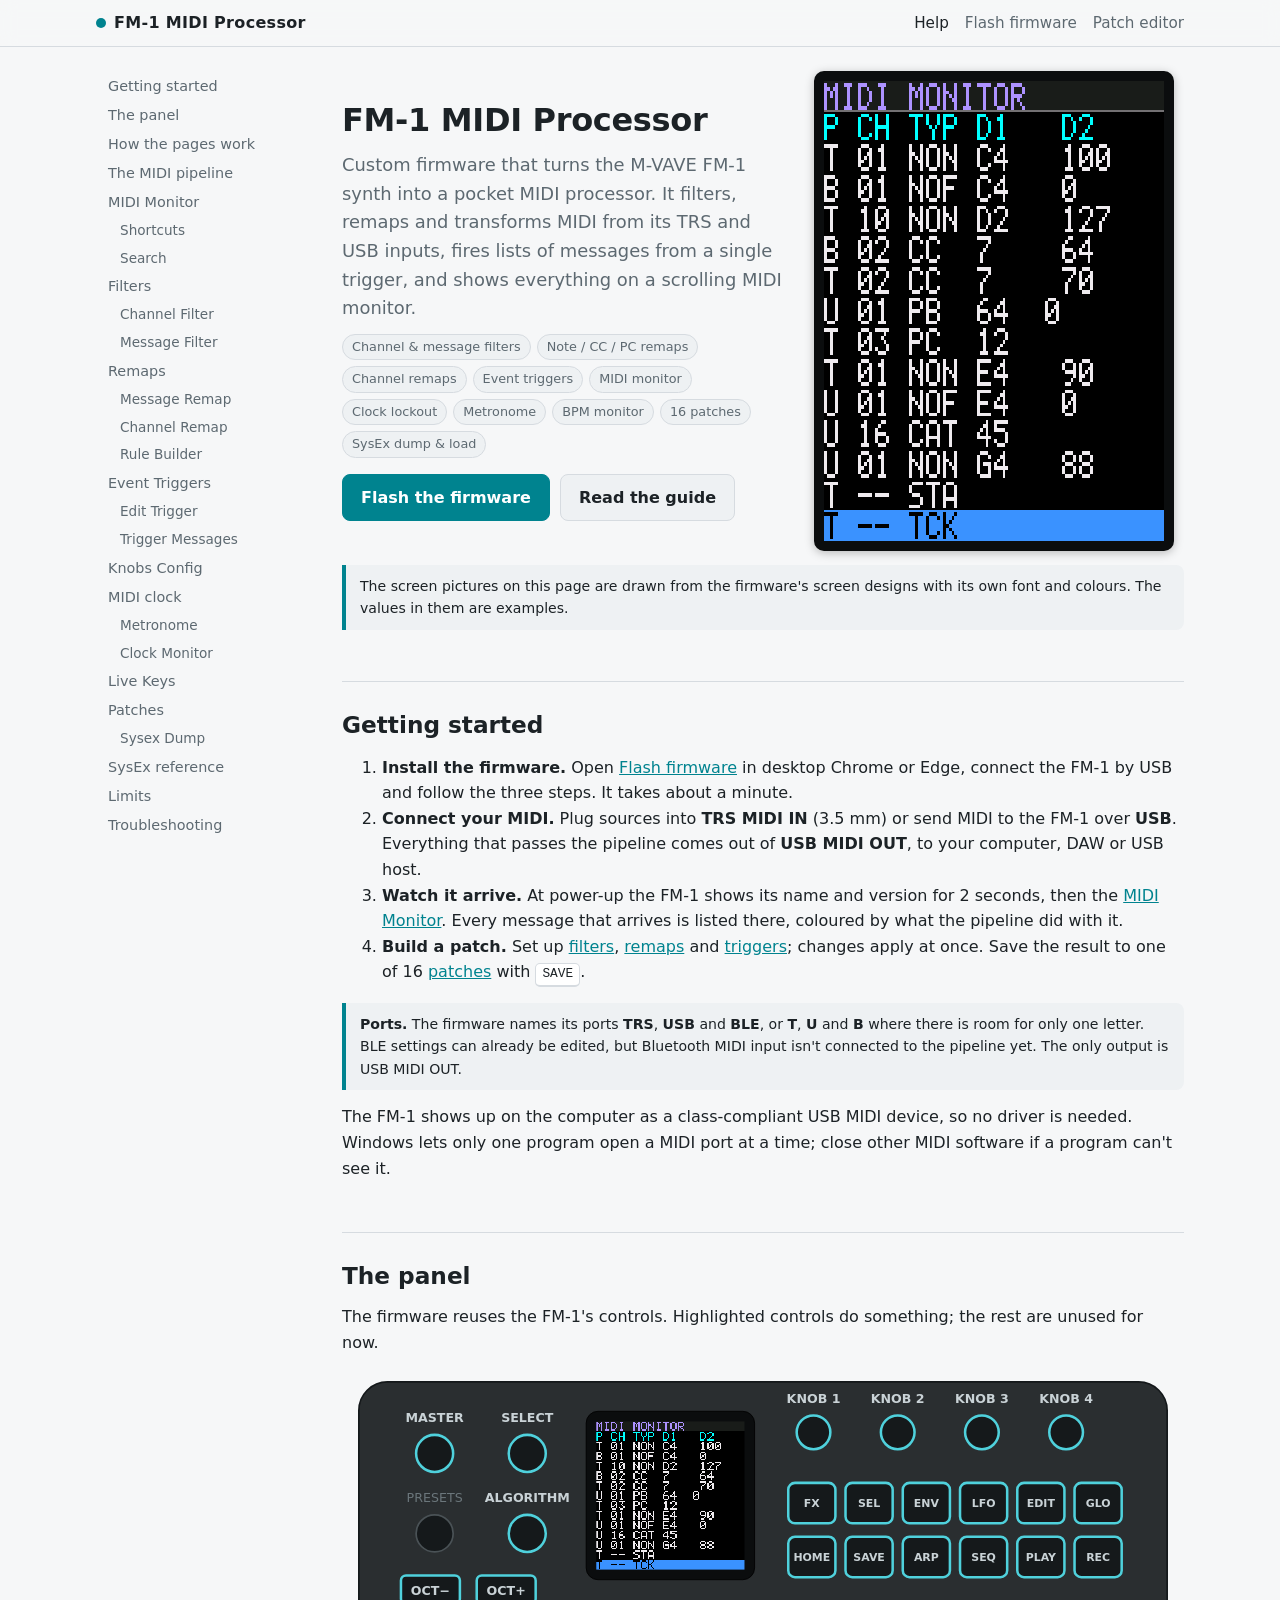
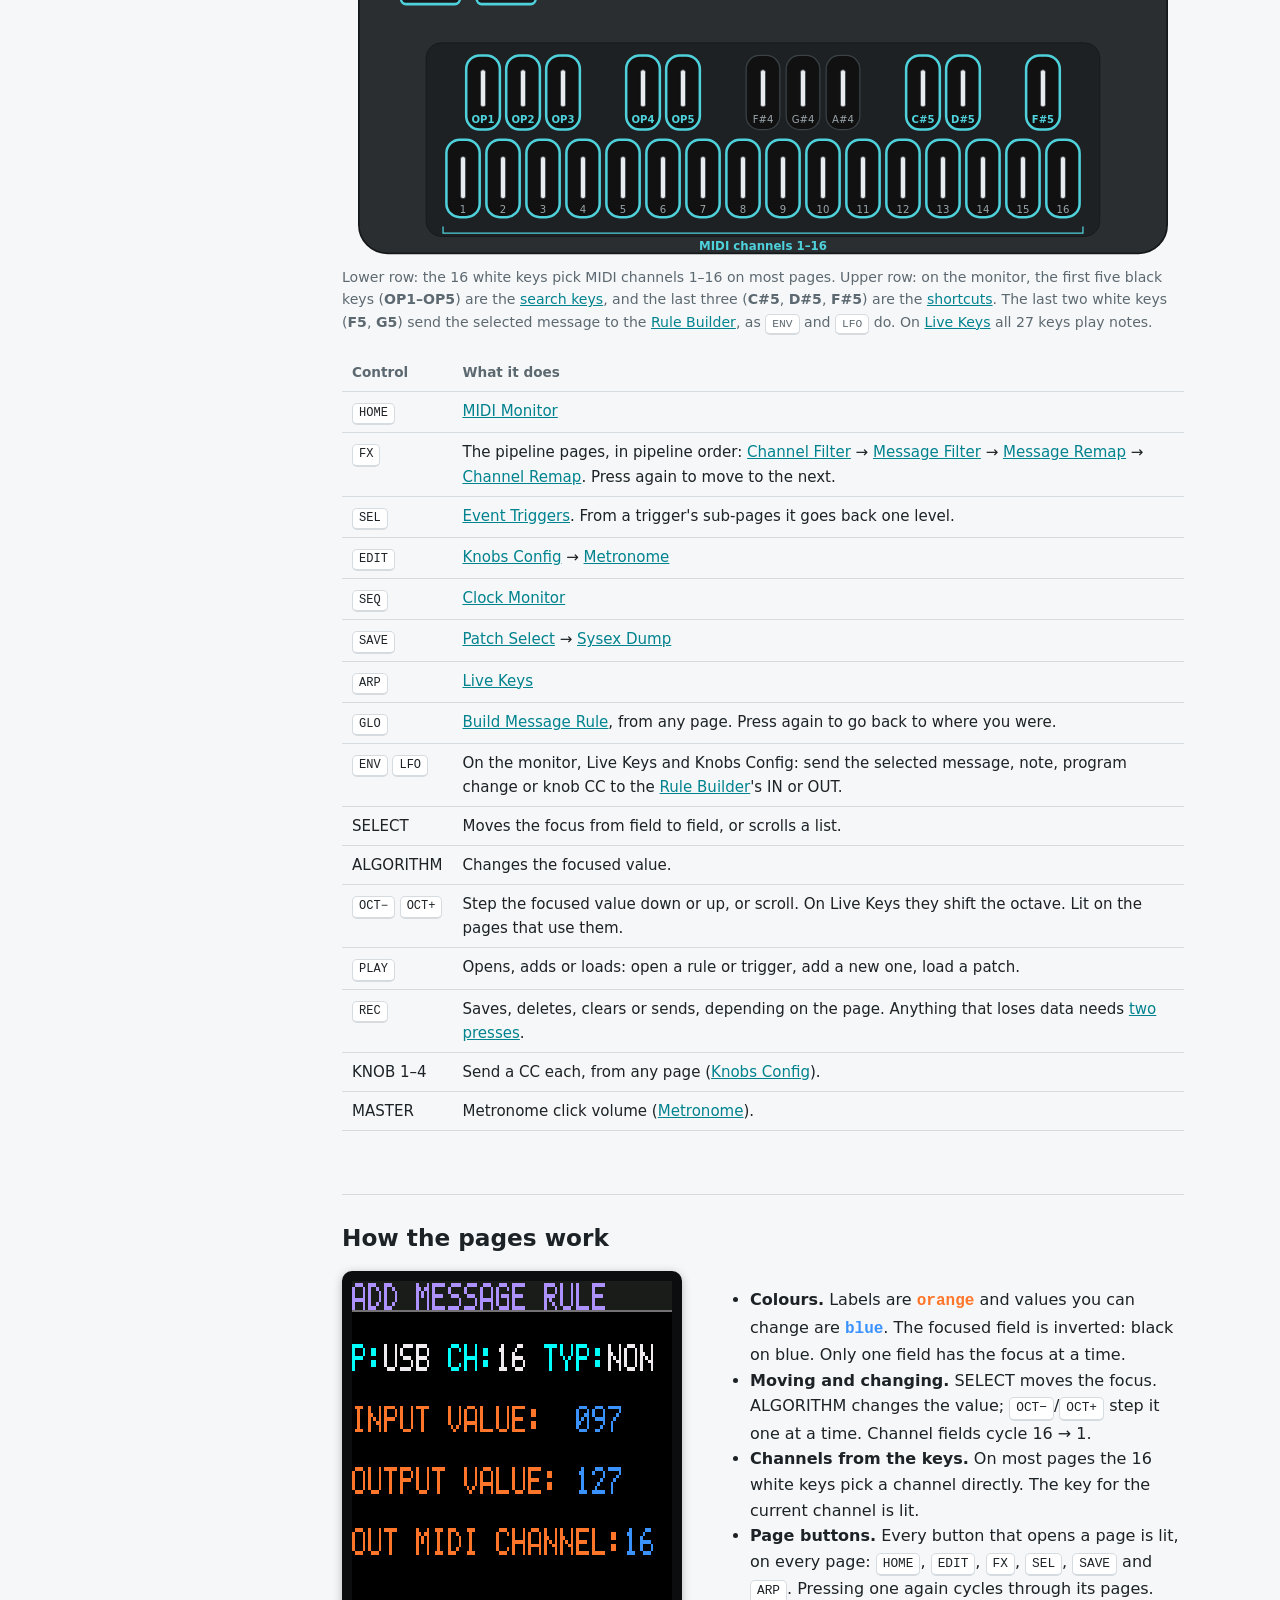
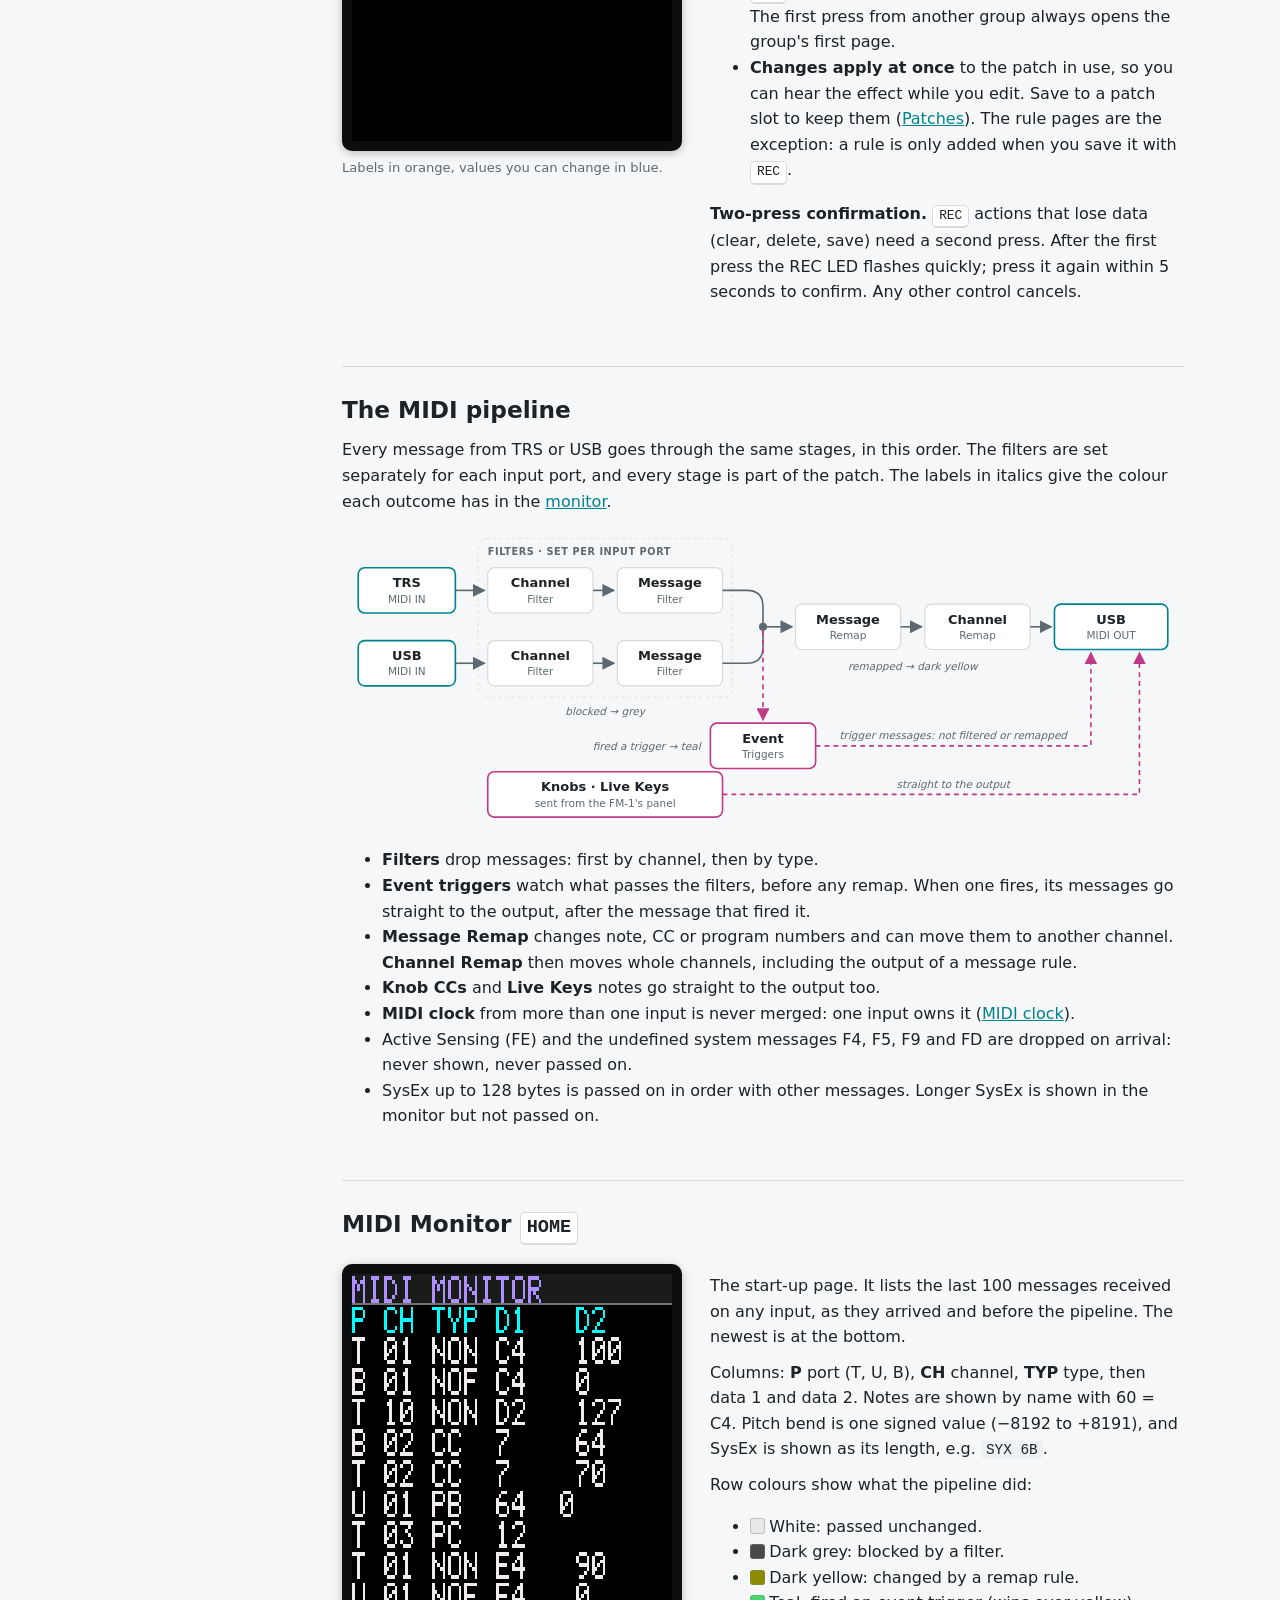
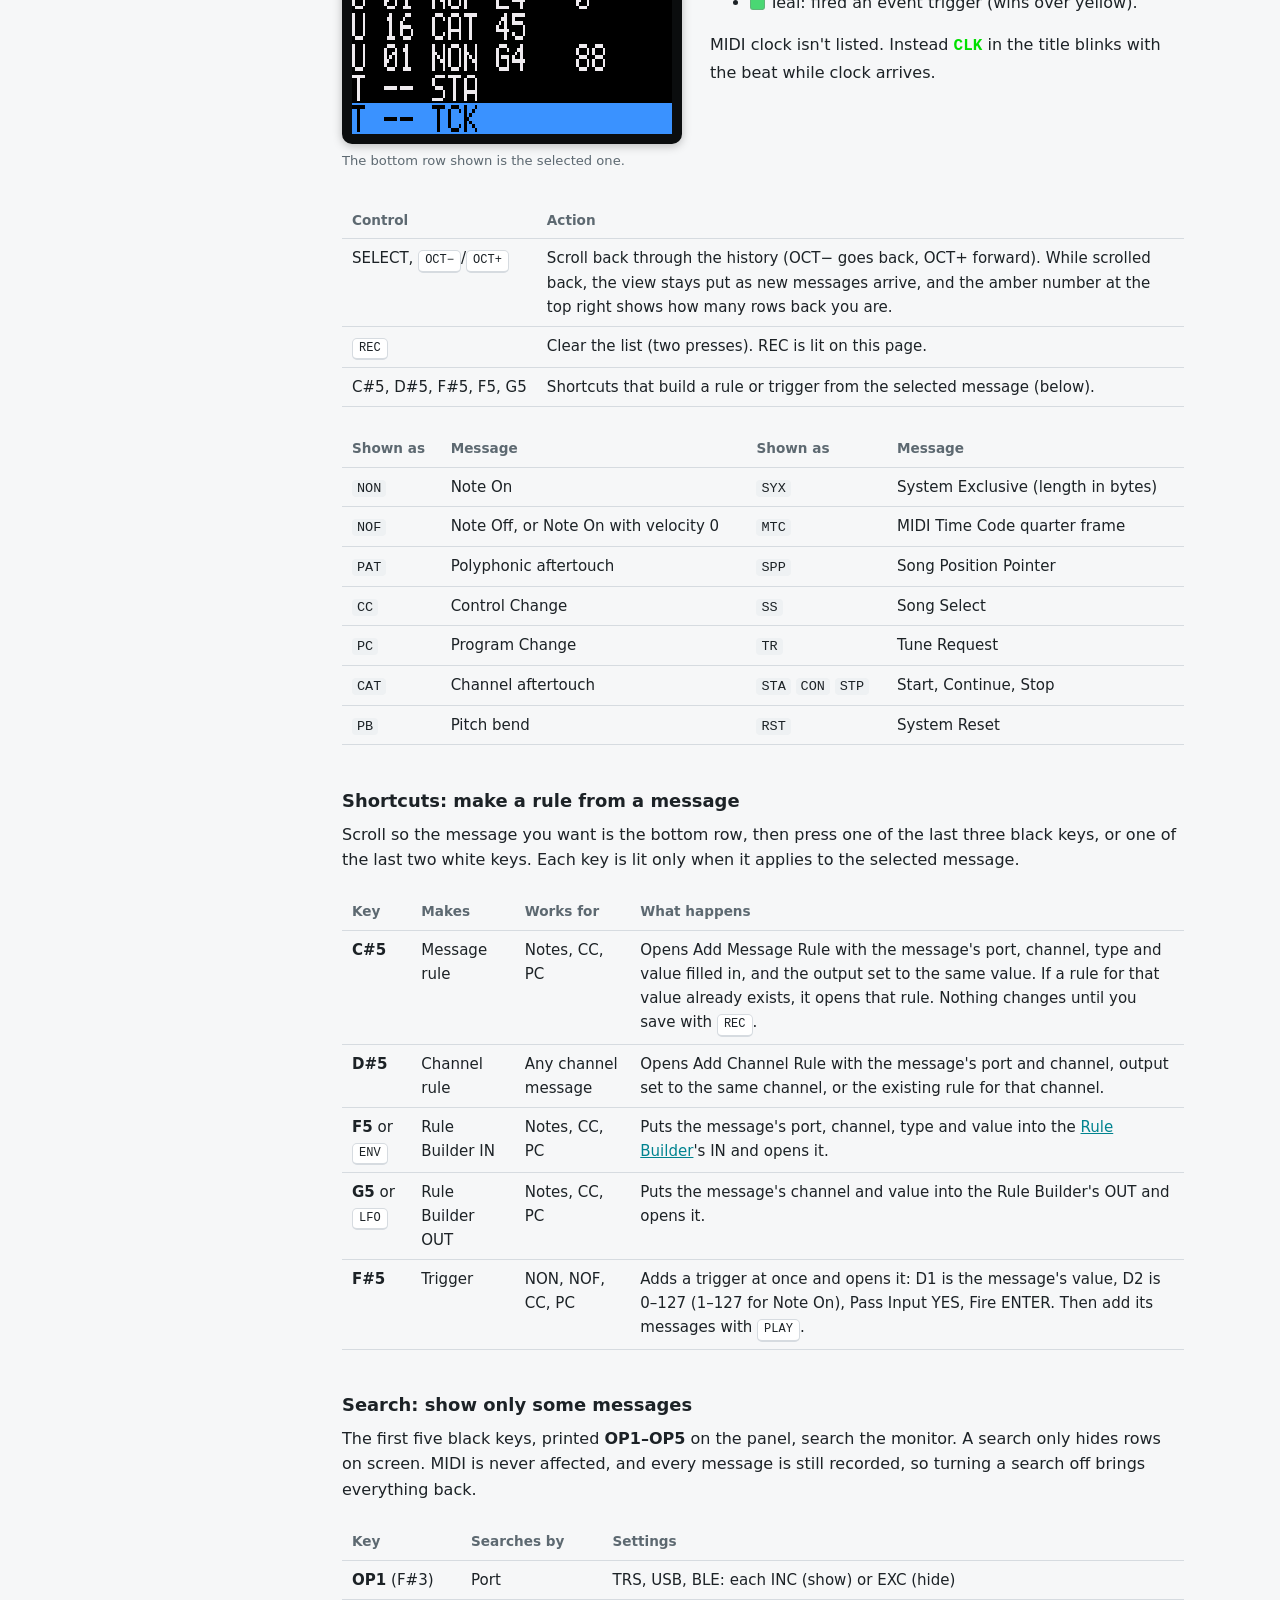
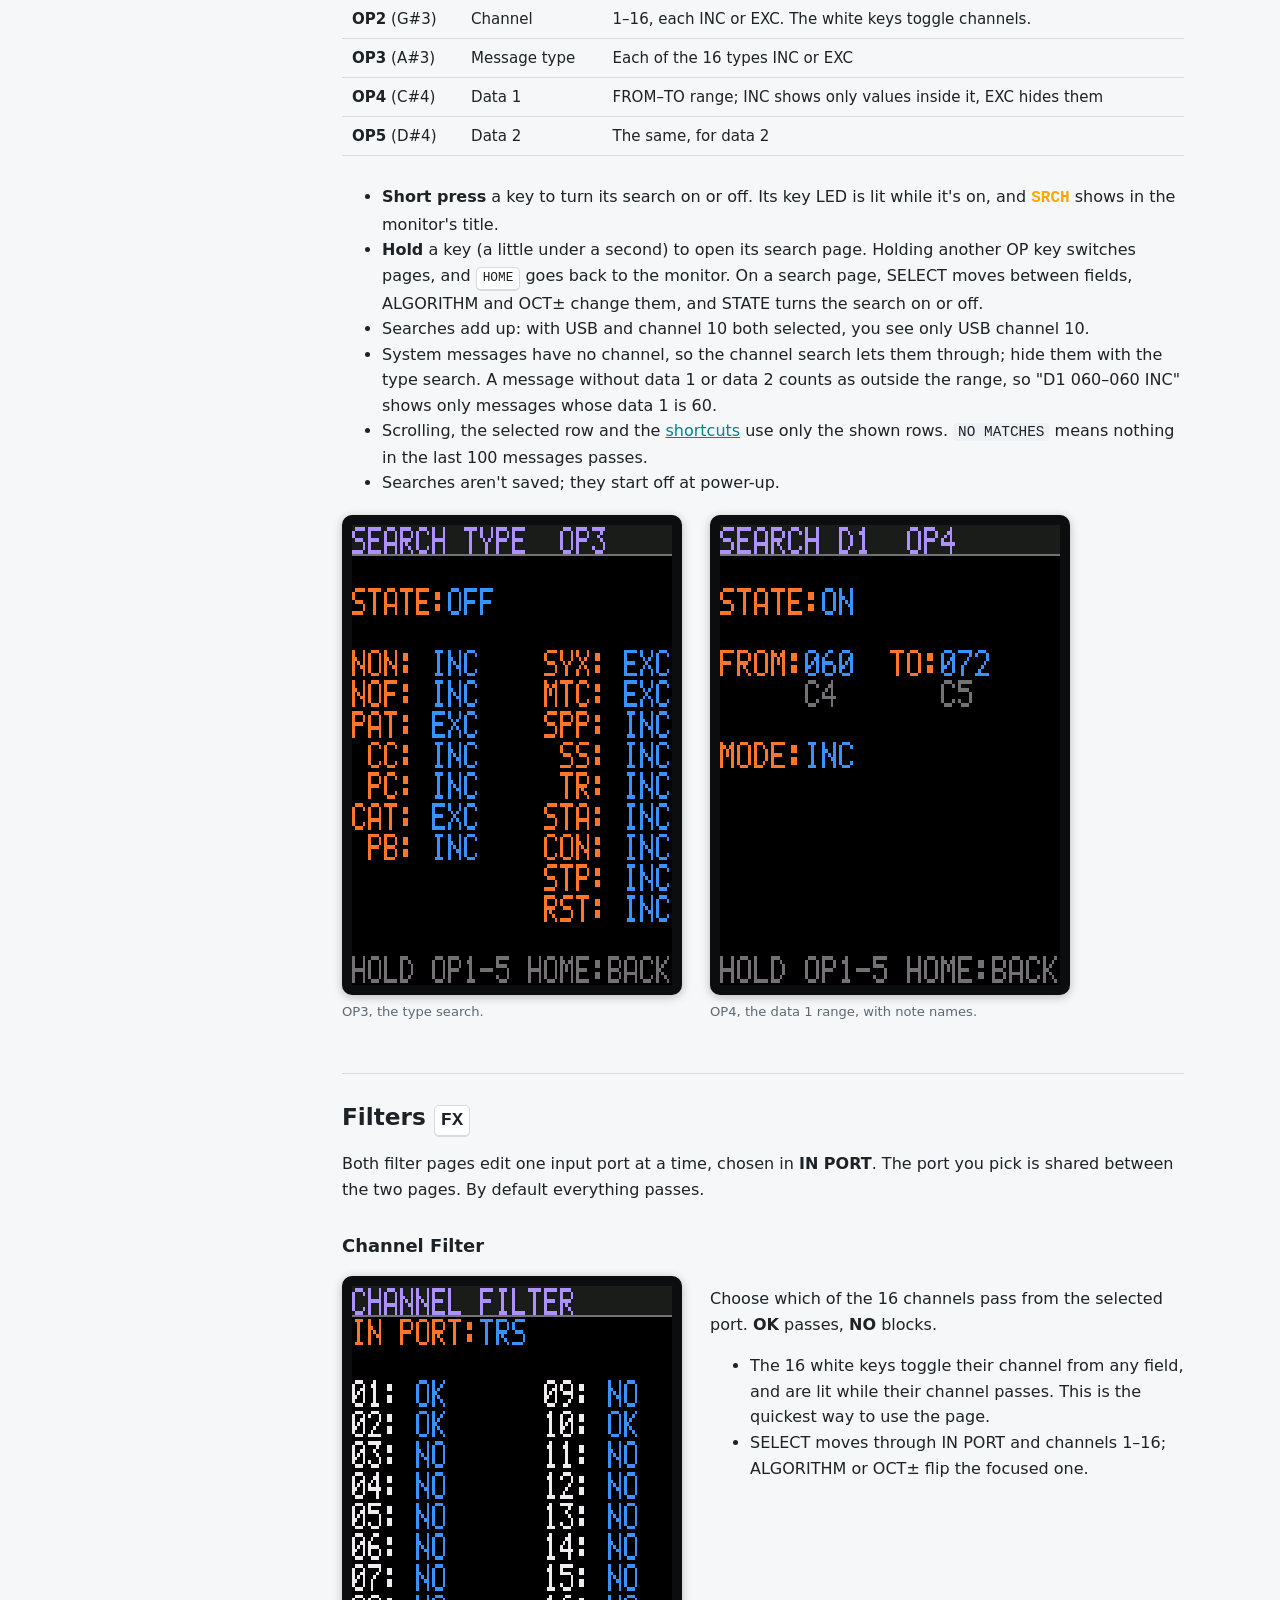
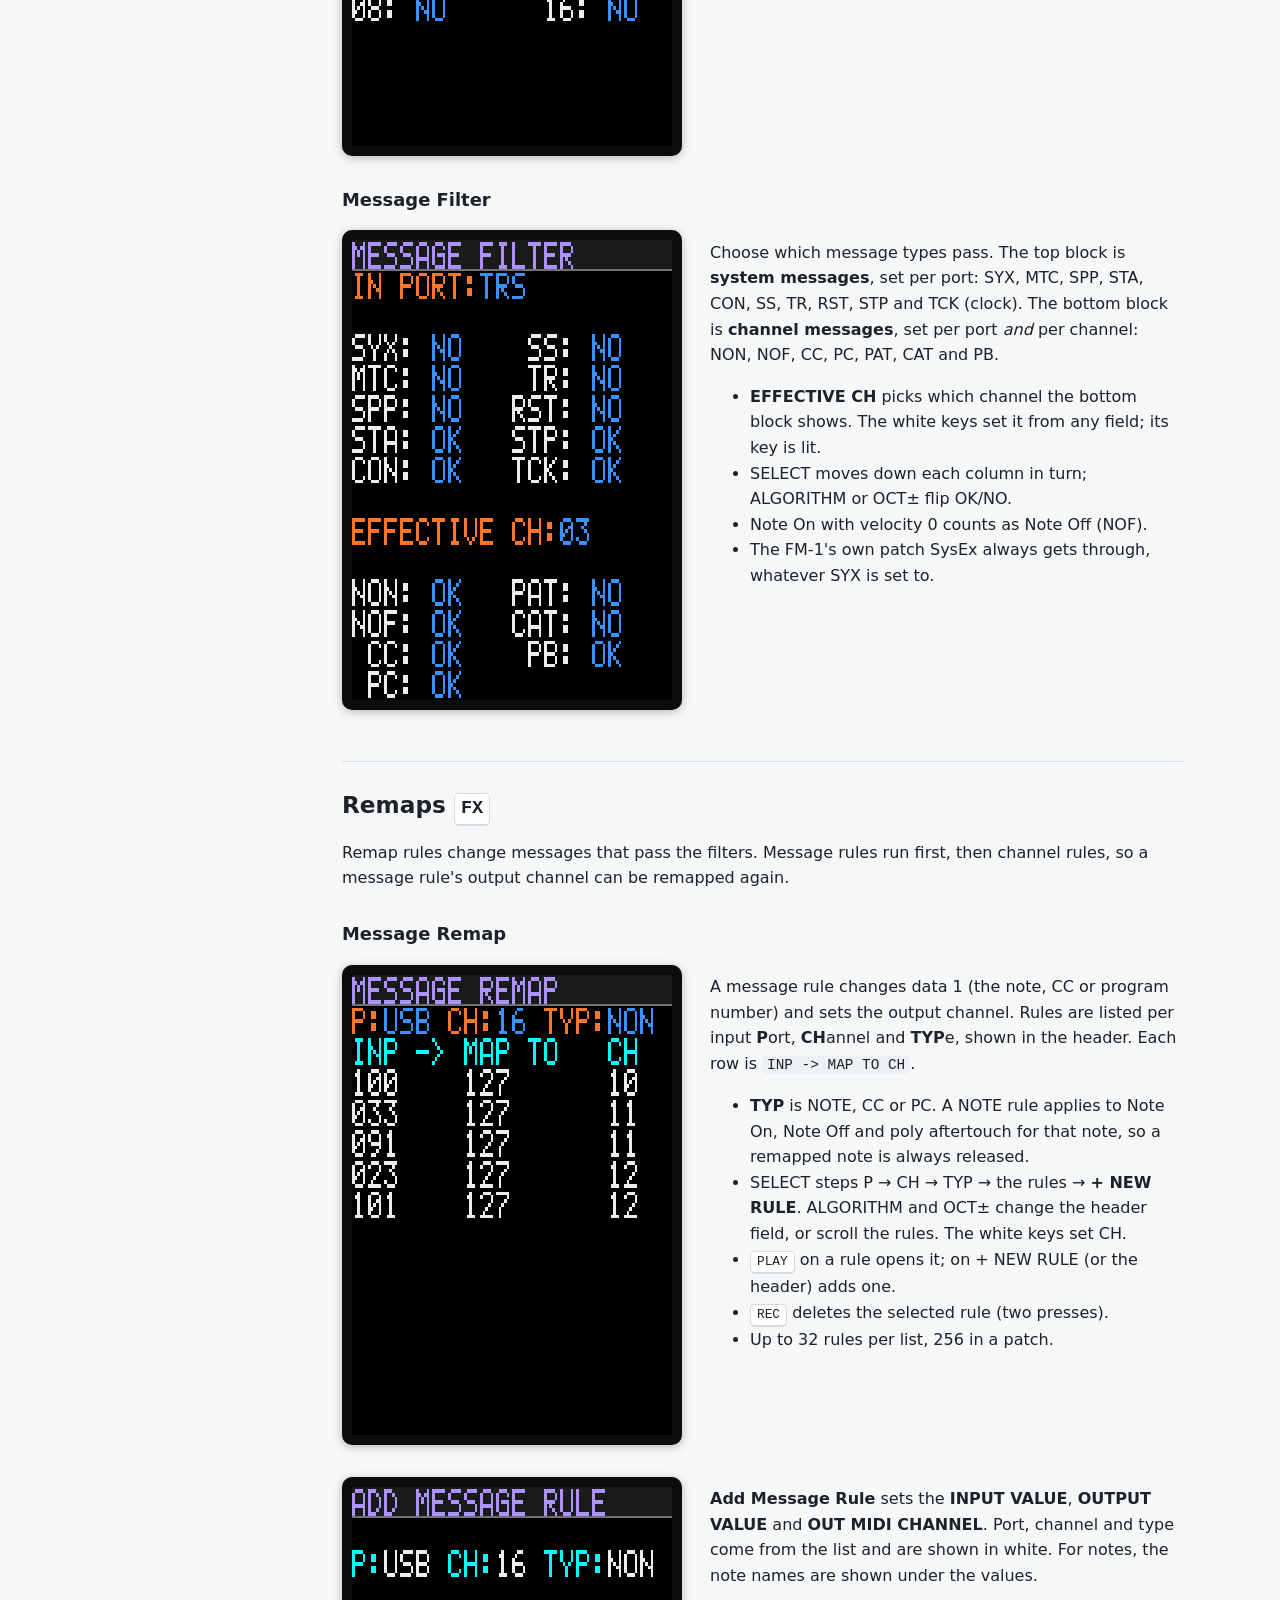
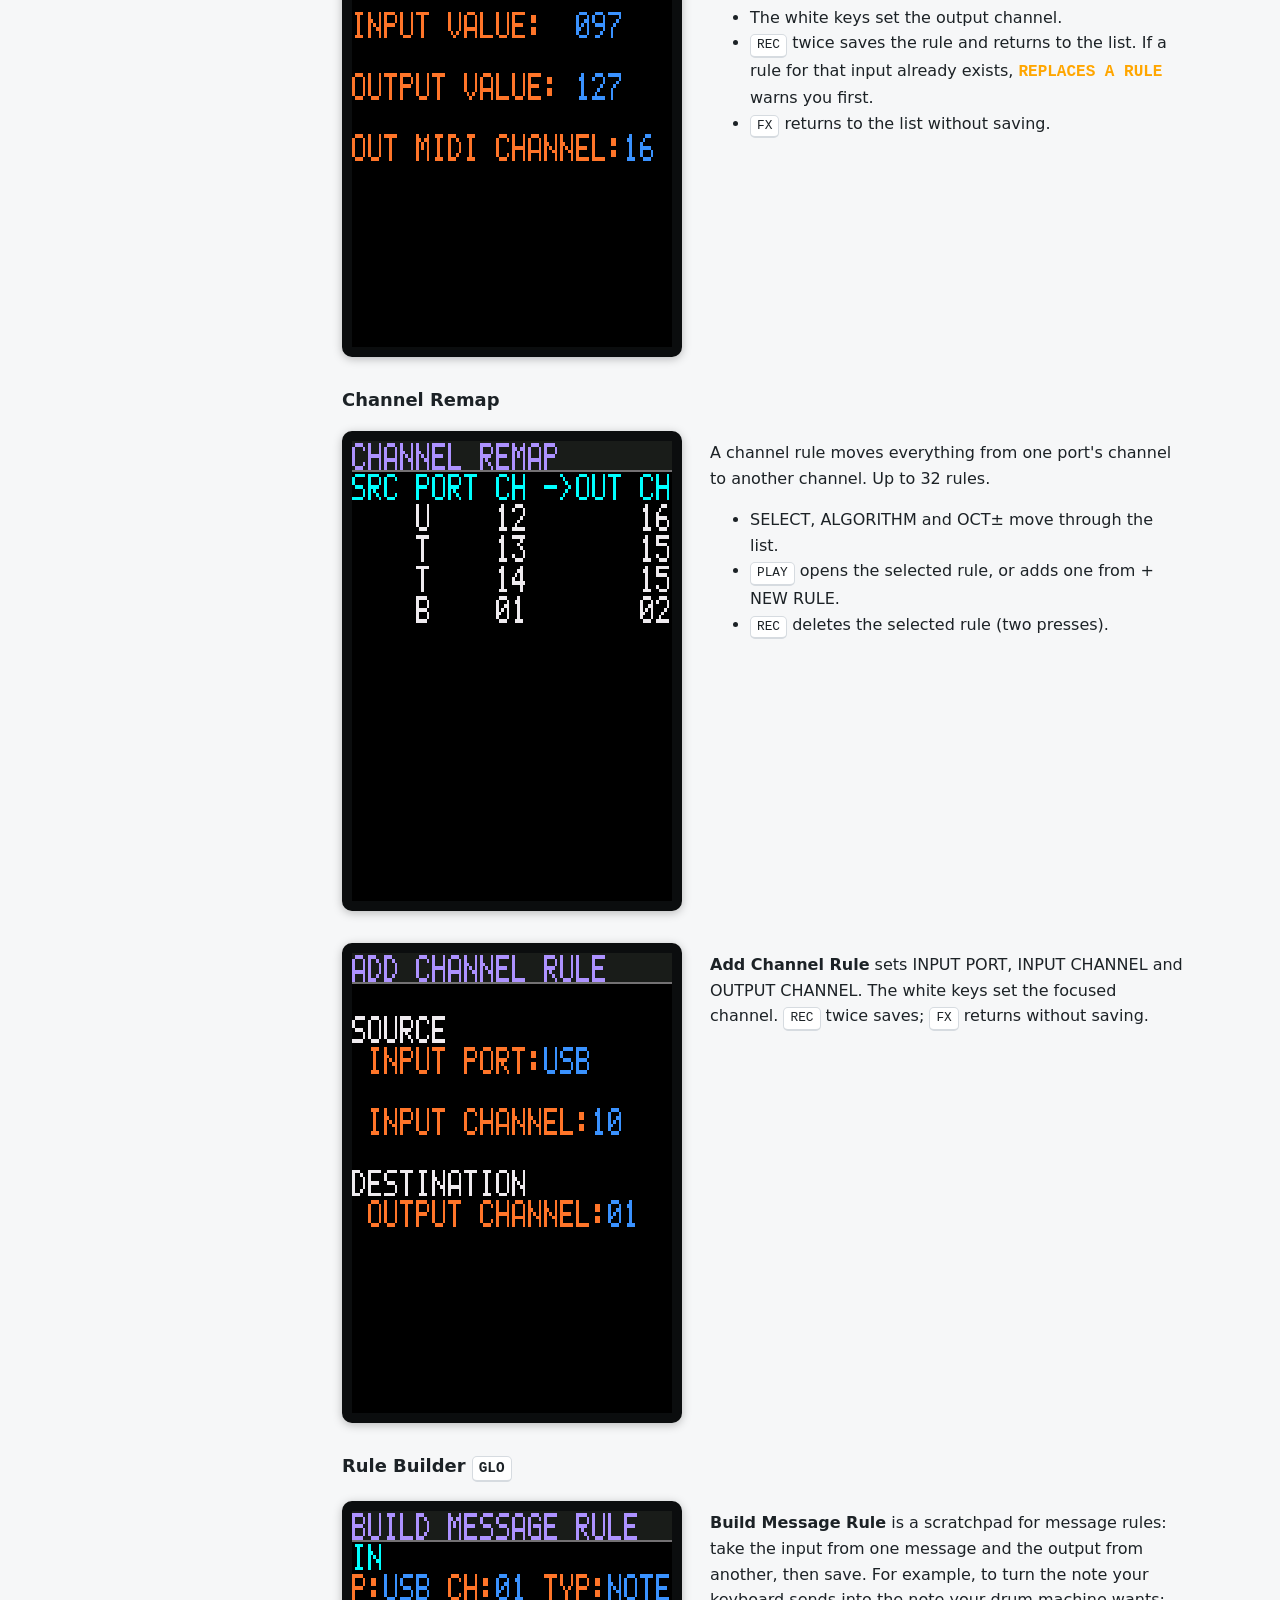
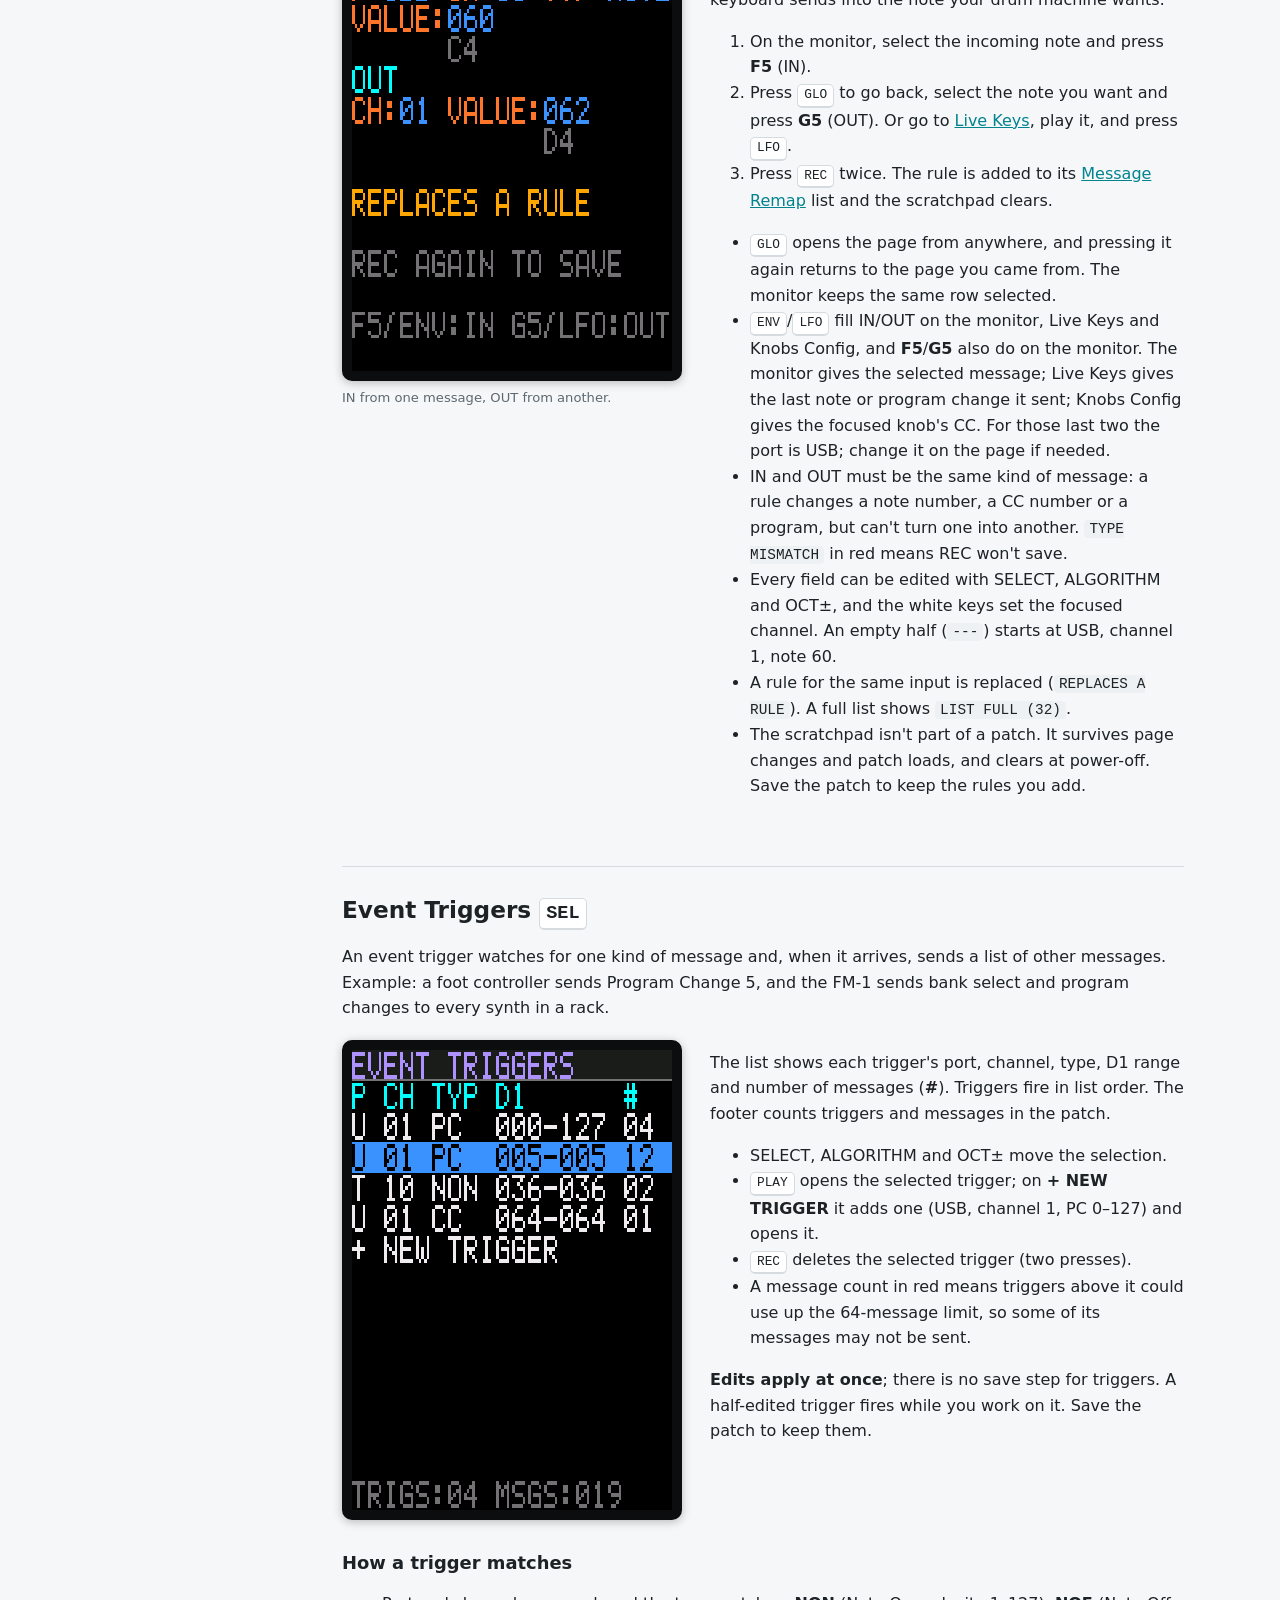
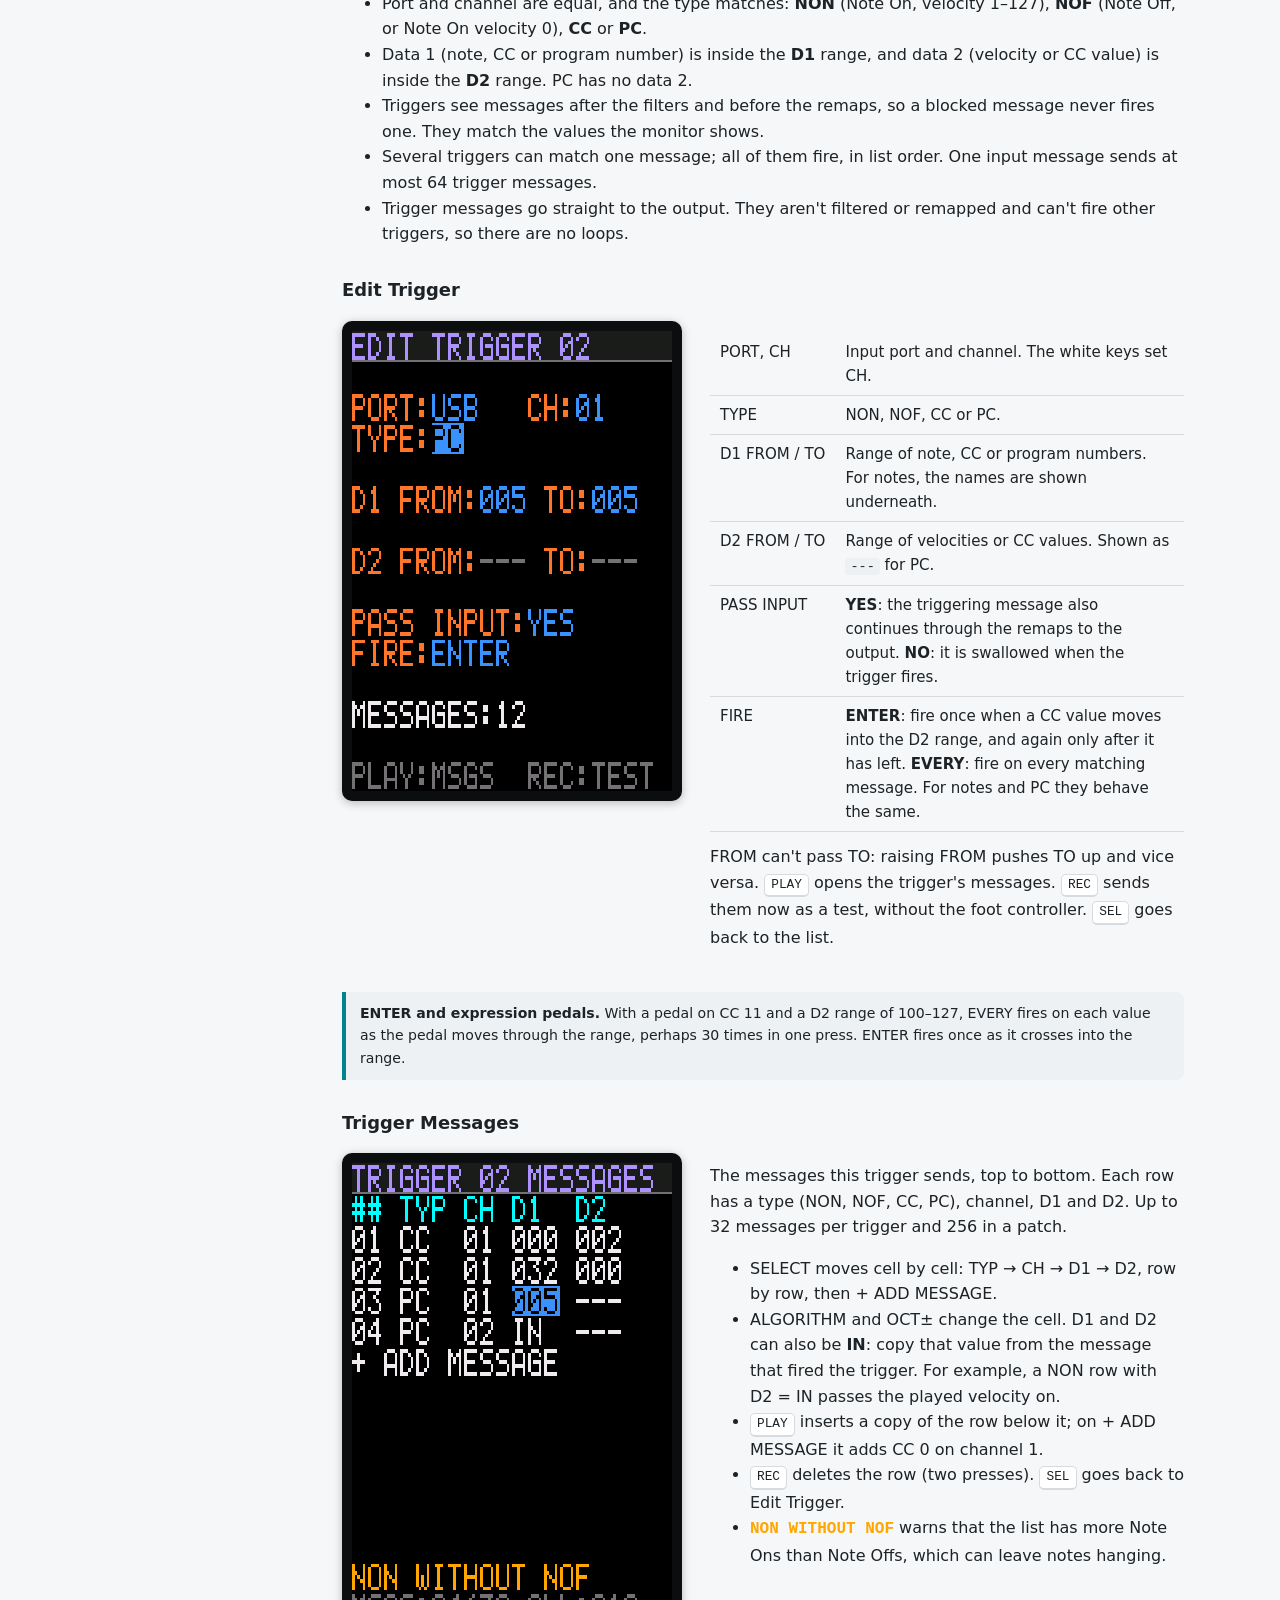
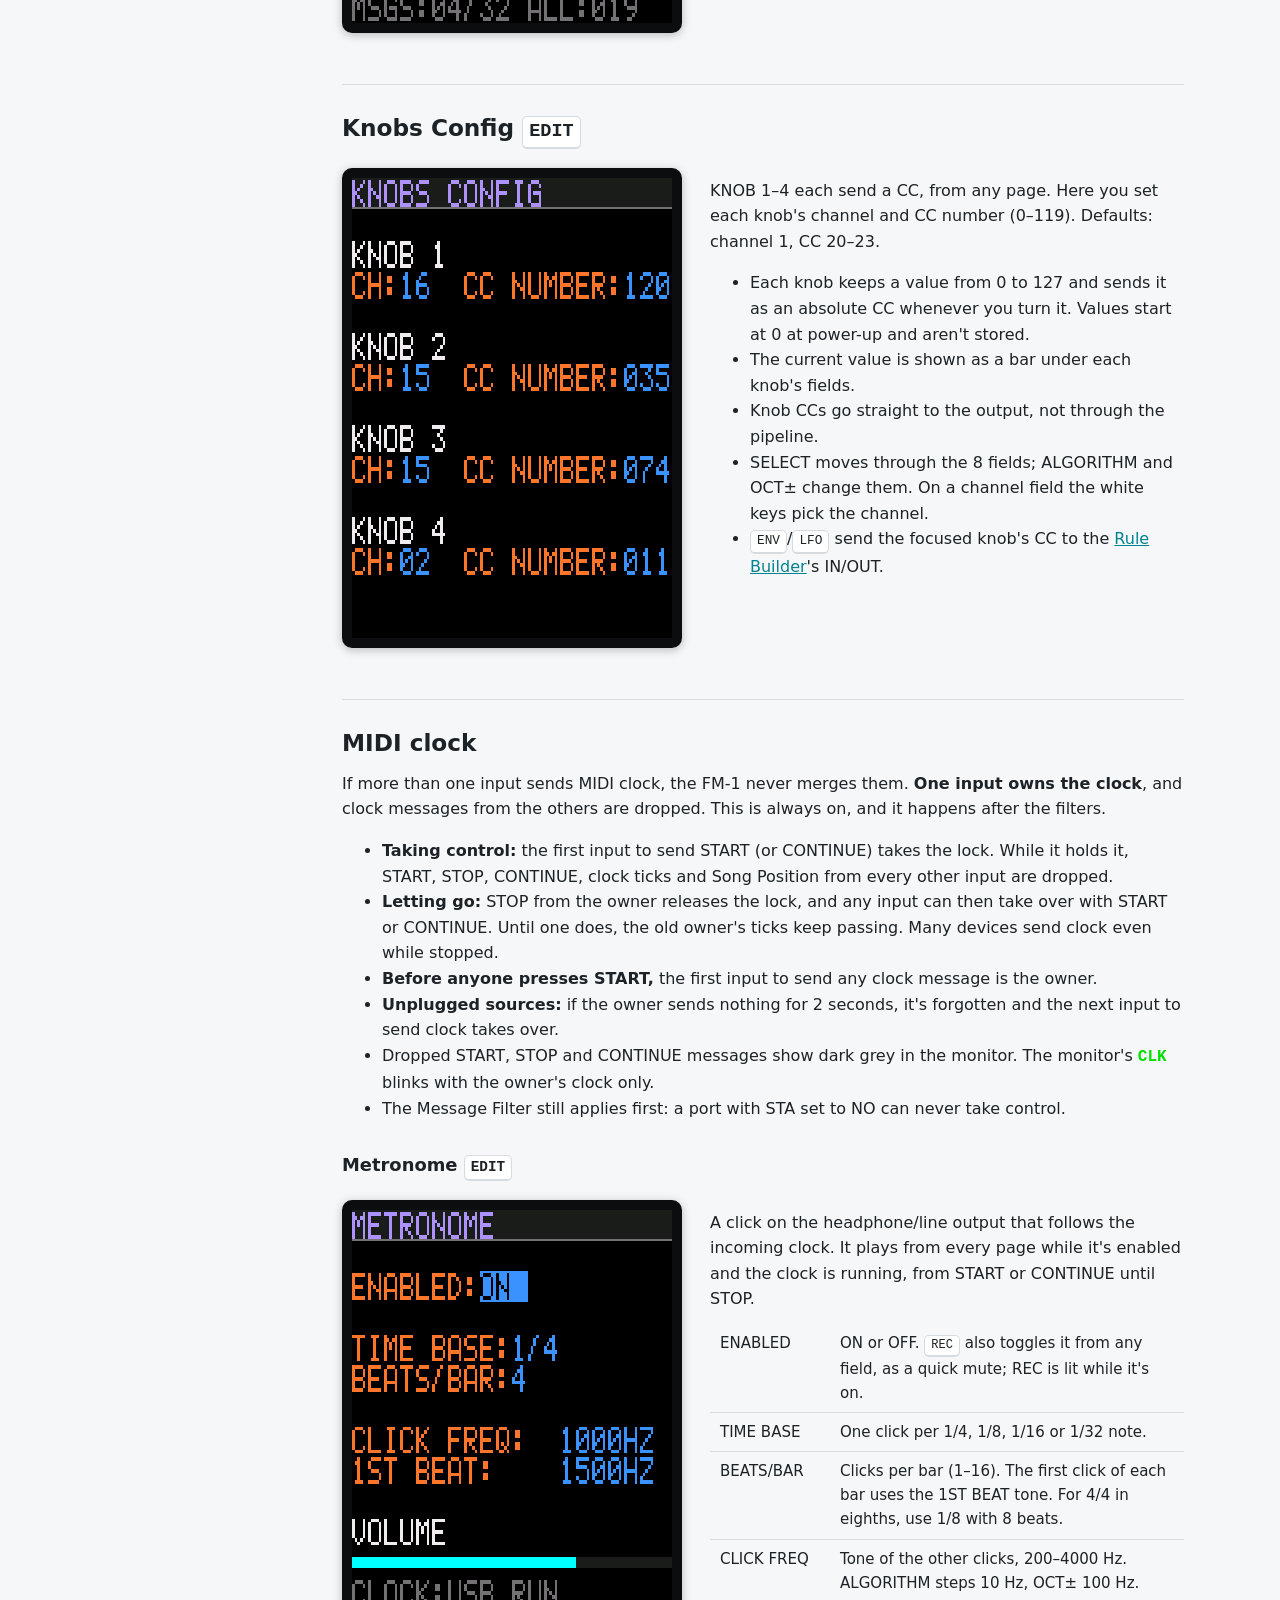
<file: html/index.html>
<!doctype html>
<html lang="en">
<head>
<meta charset="utf-8">
<meta name="viewport" content="width=device-width,initial-scale=1">
<title>FM-1 MIDI Processor</title>
<meta name="description" content="Custom firmware that turns the M-VAVE FM-1 into a MIDI processor: filters, remaps, event triggers, a MIDI monitor and SysEx patch storage.">
<link rel="stylesheet" href="site.css">
<style>
.layout { display: grid; grid-template-columns: 210px minmax(0, 1fr); gap: 36px; }
.toc { position: sticky; top: 72px; align-self: start; font-size: .9rem; max-height: calc(100vh - 90px); overflow: auto; padding-bottom: 20px; }
.toc a { display: block; text-decoration: none; color: var(--dim); padding: 3px 0 3px 10px; border-left: 2px solid transparent; }
.toc a:hover { color: var(--text); border-left-color: var(--line); }
.toc .sub { padding-left: 22px; font-size: .85rem; }
@media (max-width: 900px) { .layout { grid-template-columns: minmax(0, 1fr); } .toc { display: none; } }
.hero { display: grid; grid-template-columns: minmax(0, 1.2fr) minmax(0, 1fr); gap: 28px; align-items: center; margin-bottom: 8px; }
@media (max-width: 760px) { .hero { grid-template-columns: minmax(0, 1fr); } }
main { min-width: 0; }
.hero .actions { display: flex; flex-wrap: wrap; gap: 10px; margin-top: 16px; }
.btn { display: inline-block; padding: 10px 18px; border-radius: 8px; text-decoration: none; font-weight: 600; border: 1px solid var(--line); color: var(--text); background: var(--panel2); }
.btn.primary { background: var(--accent); color: var(--accent-ink); border-color: var(--accent); }
.diagram { width: 100%; height: auto; display: block; }
.diagram text { font-family: system-ui, -apple-system, "Segoe UI", sans-serif; }
.controls th:first-child, .controls td:first-child { width: 120px; white-space: nowrap; }
.chips { display: flex; flex-wrap: wrap; gap: 6px; margin: .4em 0; }
.chip { font-size: .8rem; padding: 2px 9px; border-radius: 999px; background: var(--panel2); border: 1px solid var(--line); color: var(--dim); }
.lcd-text { font-family: ui-monospace, Consolas, monospace; font-weight: 700; }
</style>
</head>
<body>
<header class="topbar"><div class="inner">
  <a class="brand" href="index.html"><span class="dot"></span>FM-1 MIDI Processor</a>
  <nav><a href="index.html" aria-current="page">Help</a><a href="flash.html">Flash firmware</a><a href="editor.html">Patch editor</a></nav>
</div></header>

<div class="wrap layout">
<nav class="toc" aria-label="Contents">
  <a href="#start">Getting started</a>
  <a href="#panel">The panel</a>
  <a href="#conventions">How the pages work</a>
  <a href="#flow">The MIDI pipeline</a>
  <a href="#monitor">MIDI Monitor</a>
  <a class="sub" href="#shortcuts">Shortcuts</a>
  <a class="sub" href="#search">Search</a>
  <a href="#filters">Filters</a>
  <a class="sub" href="#channel-filter">Channel Filter</a>
  <a class="sub" href="#message-filter">Message Filter</a>
  <a href="#remaps">Remaps</a>
  <a class="sub" href="#message-remap">Message Remap</a>
  <a class="sub" href="#channel-remap">Channel Remap</a>
  <a class="sub" href="#rule-builder">Rule Builder</a>
  <a href="#triggers">Event Triggers</a>
  <a class="sub" href="#edit-trigger">Edit Trigger</a>
  <a class="sub" href="#trigger-messages">Trigger Messages</a>
  <a href="#knobs">Knobs Config</a>
  <a href="#clock">MIDI clock</a>
  <a class="sub" href="#metronome">Metronome</a>
  <a class="sub" href="#clock-monitor">Clock Monitor</a>
  <a href="#live-keys">Live Keys</a>
  <a href="#patches">Patches</a>
  <a class="sub" href="#sysex-dump">Sysex Dump</a>
  <a href="#sysex">SysEx reference</a>
  <a href="#limits">Limits</a>
  <a href="#troubleshooting">Troubleshooting</a>
</nav>

<main>
<section class="hero">
  <div>
    <h1>FM-1 MIDI Processor</h1>
    <p class="lead">Custom firmware that turns the M-VAVE FM-1 synth into a pocket MIDI processor. It filters, remaps and transforms MIDI from its TRS and USB inputs, fires lists of messages from a single trigger, and shows everything on a scrolling MIDI monitor.</p>
    <div class="chips">
      <span class="chip">Channel &amp; message filters</span><span class="chip">Note / CC / PC remaps</span>
      <span class="chip">Channel remaps</span><span class="chip">Event triggers</span><span class="chip">MIDI monitor</span>
      <span class="chip">Clock lockout</span><span class="chip">Metronome</span><span class="chip">BPM monitor</span><span class="chip">16 patches</span><span class="chip">SysEx dump &amp; load</span>
    </div>
    <div class="actions">
      <a class="btn primary" href="flash.html">Flash the firmware</a>
      <a class="btn" href="#start">Read the guide</a>
    </div>
  </div>
  <img class="lcd" src="img/screens/midi-monitor.png" width="480" height="480" alt="The MIDI Monitor screen: a list of incoming messages with port, channel, type and data columns.">
</section>

<p class="note small">The screen pictures on this page are drawn from the firmware's screen designs with its own font and colours. The values in them are examples.</p>

<!-- ===================================================================== -->
<h2 id="start">Getting started</h2>
<ol>
  <li><strong>Install the firmware.</strong> Open <a href="flash.html">Flash firmware</a> in desktop Chrome or Edge, connect the FM-1 by USB and follow the three steps. It takes about a minute.</li>
  <li><strong>Connect your MIDI.</strong> Plug sources into <strong>TRS MIDI IN</strong> (3.5&nbsp;mm) or send MIDI to the FM-1 over <strong>USB</strong>. Everything that passes the pipeline comes out of <strong>USB MIDI OUT</strong>, to your computer, DAW or USB host.</li>
  <li><strong>Watch it arrive.</strong> At power-up the FM-1 shows its name and version for 2 seconds, then the <a href="#monitor">MIDI Monitor</a>. Every message that arrives is listed there, coloured by what the pipeline did with it.</li>
  <li><strong>Build a patch.</strong> Set up <a href="#filters">filters</a>, <a href="#remaps">remaps</a> and <a href="#triggers">triggers</a>; changes apply at once. Save the result to one of 16 <a href="#patches">patches</a> with <kbd>SAVE</kbd>.</li>
</ol>
<div class="note small">
  <strong>Ports.</strong> The firmware names its ports <strong>TRS</strong>, <strong>USB</strong> and <strong>BLE</strong>, or <strong>T</strong>, <strong>U</strong> and <strong>B</strong> where there is room for only one letter. BLE settings can already be edited, but Bluetooth MIDI input isn't connected to the pipeline yet. The only output is USB MIDI OUT.
</div>
<p>The FM-1 shows up on the computer as a class-compliant USB MIDI device, so no driver is needed. Windows lets only one program open a MIDI port at a time; close other MIDI software if a program can't see it.</p>

<!-- ===================================================================== -->
<h2 id="panel">The panel</h2>
<p>The firmware reuses the FM-1's controls. Highlighted controls do something; the rest are unused for now.</p>

<svg class="diagram" viewBox="0 0 1000 600" role="img" aria-labelledby="panel-title panel-desc">
  <title id="panel-title">FM-1 control layout</title>
  <desc id="panel-desc">The encoders SELECT and ALGORITHM, the OCT minus and plus buttons, KNOB 1 to 4, twelve buttons in two rows, and 27 keys: 16 white keys in the lower row for channels 1 to 16 and 11 black keys in the upper row, the last three of which are monitor shortcuts.</desc>
  <defs>
    <style>
      .body{fill:#2a2e30;stroke:#14181a;stroke-width:2}
      .knob{fill:#15191b;stroke:#4a5256;stroke-width:2}
      .key{fill:#111;stroke:#3a4246;stroke-width:1.5}
      .pbtn{fill:#15191b;stroke:#3a4246;stroke-width:1.5}
      .on{stroke:#4fd1dc;stroke-width:3}
      .lbl{fill:#c9d2d6;font-size:15px;font-weight:600;text-anchor:middle}
      .lbl.off{fill:#6b767b;font-weight:400}
      .ann{fill:#4fd1dc;font-size:14px;font-weight:600}
      .annline{stroke:#4fd1dc;stroke-width:1.5;fill:none}
      .white{fill:#e9ecee;stroke:#3a4246;stroke-width:1}
      .tiny{fill:#9aa5aa;font-size:12px;text-anchor:middle}
    </style>
  </defs>
  <rect class="body" x="20" y="20" width="960" height="560" rx="34"/>
  <!-- encoders -->
  <circle class="knob on" cx="110" cy="105" r="22"/><text class="lbl" x="110" y="68">MASTER</text>
  <circle class="knob on" cx="220" cy="105" r="22"/><text class="lbl" x="220" y="68">SELECT</text>
  <circle class="knob" cx="110" cy="200" r="22"/><text class="lbl off" x="110" y="163">PRESETS</text>
  <circle class="knob on" cx="220" cy="200" r="22"/><text class="lbl" x="220" y="163">ALGORITHM</text>
  <rect class="pbtn on" x="70" y="250" width="70" height="34" rx="6"/><text class="lbl" x="105" y="273">OCT−</text>
  <rect class="pbtn on" x="160" y="250" width="70" height="34" rx="6"/><text class="lbl" x="195" y="273">OCT+</text>
  <!-- screen -->
  <rect x="290" y="55" width="200" height="200" rx="14" fill="#0b0d0e" stroke="#000"/>
  <image href="img/screens/midi-monitor.png" x="302" y="67" width="176" height="176" preserveAspectRatio="none" style="image-rendering:pixelated"/>
  <!-- knobs 1-4 -->
  <g>
    <circle class="knob on" cx="560" cy="80" r="20"/><text class="lbl" x="560" y="45">KNOB 1</text>
    <circle class="knob on" cx="660" cy="80" r="20"/><text class="lbl" x="660" y="45">KNOB 2</text>
    <circle class="knob on" cx="760" cy="80" r="20"/><text class="lbl" x="760" y="45">KNOB 3</text>
    <circle class="knob on" cx="860" cy="80" r="20"/><text class="lbl" x="860" y="45">KNOB 4</text>
  </g>
  <!-- button grid -->
  <g id="buttons"></g>
  <!-- keyboard -->
  <rect x="100" y="330" width="800" height="230" rx="18" fill="#1d2123" stroke="#14181a"/>
  <g id="keys"></g>
  <!-- annotations -->
  <path class="annline" d="M120 548 L120 556 L880 556 L880 548"/>
</svg>
<p class="small muted" style="margin-top:-4px">Lower row: the 16 white keys pick MIDI channels 1–16 on most pages. Upper row: on the monitor, the first five black keys (<b>OP1–OP5</b>) are the <a href="#search">search keys</a>, and the last three (<b>C#5</b>, <b>D#5</b>, <b>F#5</b>) are the <a href="#shortcuts">shortcuts</a>. The last two white keys (<b>F5</b>, <b>G5</b>) send the selected message to the <a href="#rule-builder">Rule Builder</a>, as <kbd>ENV</kbd> and <kbd>LFO</kbd> do. On <a href="#live-keys">Live Keys</a> all 27 keys play notes.</p>

<div class="table-wrap"><table>
  <thead><tr><th>Control</th><th>What it does</th></tr></thead>
  <tbody>
    <tr><td><kbd>HOME</kbd></td><td><a href="#monitor">MIDI Monitor</a></td></tr>
    <tr><td><kbd>FX</kbd></td><td>The pipeline pages, in pipeline order: <a href="#channel-filter">Channel Filter</a> → <a href="#message-filter">Message Filter</a> → <a href="#message-remap">Message Remap</a> → <a href="#channel-remap">Channel Remap</a>. Press again to move to the next.</td></tr>
    <tr><td><kbd>SEL</kbd></td><td><a href="#triggers">Event Triggers</a>. From a trigger's sub-pages it goes back one level.</td></tr>
    <tr><td><kbd>EDIT</kbd></td><td><a href="#knobs">Knobs Config</a> → <a href="#metronome">Metronome</a></td></tr>
    <tr><td><kbd>SEQ</kbd></td><td><a href="#clock-monitor">Clock Monitor</a></td></tr>
    <tr><td><kbd>SAVE</kbd></td><td><a href="#patches">Patch Select</a> → <a href="#sysex-dump">Sysex Dump</a></td></tr>
    <tr><td><kbd>ARP</kbd></td><td><a href="#live-keys">Live Keys</a></td></tr>
    <tr><td><kbd>GLO</kbd></td><td><a href="#rule-builder">Build Message Rule</a>, from any page. Press again to go back to where you were.</td></tr>
    <tr><td><kbd>ENV</kbd> <kbd>LFO</kbd></td><td>On the monitor, Live Keys and Knobs Config: send the selected message, note, program change or knob CC to the <a href="#rule-builder">Rule Builder</a>'s IN or OUT.</td></tr>
    <tr><td>SELECT</td><td>Moves the focus from field to field, or scrolls a list.</td></tr>
    <tr><td>ALGORITHM</td><td>Changes the focused value.</td></tr>
    <tr><td><kbd>OCT−</kbd> <kbd>OCT+</kbd></td><td>Step the focused value down or up, or scroll. On Live Keys they shift the octave. Lit on the pages that use them.</td></tr>
    <tr><td><kbd>PLAY</kbd></td><td>Opens, adds or loads: open a rule or trigger, add a new one, load a patch.</td></tr>
    <tr><td><kbd>REC</kbd></td><td>Saves, deletes, clears or sends, depending on the page. Anything that loses data needs <a href="#confirm">two presses</a>.</td></tr>
    <tr><td>KNOB 1–4</td><td>Send a CC each, from any page (<a href="#knobs">Knobs Config</a>).</td></tr>
    <tr><td>MASTER</td><td>Metronome click volume (<a href="#metronome">Metronome</a>).</td></tr>
  </tbody>
</table></div>

<!-- ===================================================================== -->
<h2 id="conventions">How the pages work</h2>
<div class="page">
  <figure><img class="lcd" src="img/screens/add-message-remap-rule.png" width="480" height="480" alt="Add Message Rule screen, showing orange labels and blue values"><figcaption>Labels in orange, values you can change in blue.</figcaption></figure>
  <div>
    <ul>
      <li><strong>Colours.</strong> Labels are <span class="lcd-text" style="color:var(--lcd-orange)">orange</span> and values you can change are <span class="lcd-text" style="color:var(--lcd-blue)">blue</span>. The focused field is inverted: black on blue. Only one field has the focus at a time.</li>
      <li><strong>Moving and changing.</strong> SELECT moves the focus. ALGORITHM changes the value; <kbd>OCT−</kbd>/<kbd>OCT+</kbd> step it one at a time. Channel fields cycle 16 → 1.</li>
      <li><strong>Channels from the keys.</strong> On most pages the 16 white keys pick a channel directly. The key for the current channel is lit.</li>
      <li><strong>Page buttons.</strong> Every button that opens a page is lit, on every page: <kbd>HOME</kbd>, <kbd>EDIT</kbd>, <kbd>FX</kbd>, <kbd>SEL</kbd>, <kbd>SAVE</kbd> and <kbd>ARP</kbd>. Pressing one again cycles through its pages. The first press from another group always opens the group's first page.</li>
      <li><strong>Changes apply at once</strong> to the patch in use, so you can hear the effect while you edit. Save to a patch slot to keep them (<a href="#patches">Patches</a>). The rule pages are the exception: a rule is only added when you save it with <kbd>REC</kbd>.</li>
    </ul>
    <p id="confirm"><strong>Two-press confirmation.</strong> <kbd>REC</kbd> actions that lose data (clear, delete, save) need a second press. After the first press the REC LED flashes quickly; press it again within 5 seconds to confirm. Any other control cancels.</p>
  </div>
</div>

<!-- ===================================================================== -->
<h2 id="flow">The MIDI pipeline</h2>
<p>Every message from TRS or USB goes through the same stages, in this order. The filters are set separately for each input port, and every stage is part of the patch. The labels in italics give the colour each outcome has in the <a href="#monitor">monitor</a>.</p>
<svg class="diagram flow" viewBox="0 0 1040 380" role="img" aria-labelledby="flow-title flow-desc">
  <title id="flow-title">Pipeline</title>
  <desc id="flow-desc">TRS MIDI IN and USB MIDI IN each pass their own Channel Filter and Message Filter, set per input port. The two streams then join and pass Message Remap and Channel Remap to USB MIDI OUT. Event Triggers watch the messages after the filters and send their messages straight to USB MIDI OUT, unfiltered and unremapped. Knob CCs and Live Keys notes also go straight to USB MIDI OUT. In the monitor, blocked messages are grey, remapped ones dark yellow, and ones that fired a trigger teal.</desc>
  <defs>
    <marker id="arr" viewBox="0 0 10 10" refX="9" refY="5" markerWidth="8" markerHeight="8" orient="auto-start-reverse"><path class="head" d="M0 0 L10 5 L0 10 z"/></marker>
    <marker id="arr-p" viewBox="0 0 10 10" refX="9" refY="5" markerWidth="8" markerHeight="8" orient="auto-start-reverse"><path class="head-p" d="M0 0 L10 5 L0 10 z"/></marker>
    <style>
      .flow { --pink: #bf3989; }
      @media (prefers-color-scheme: dark) { :root:not([data-theme="light"]) .flow { --pink: #db61a2; } }
      :root[data-theme="dark"] .flow { --pink: #db61a2; }
      .flow text { text-anchor: middle; }
      .flow .box { fill: var(--panel); stroke: var(--line); stroke-width: 1.5; }
      .flow .io { fill: var(--panel); stroke: var(--accent); stroke-width: 2; }
      .flow .side { fill: var(--panel); stroke: var(--pink); stroke-width: 2; }
      .flow .t { fill: var(--text); font-size: 16px; font-weight: 600; }
      .flow .s { fill: var(--dim); font-size: 13px; }
      .flow .note { fill: var(--dim); font-size: 13px; font-style: italic; }
      .flow .lane { fill: none; stroke: var(--line); stroke-width: 1; stroke-dasharray: 4 4; }
      .flow .lane-t { fill: var(--dim); font-size: 12px; font-weight: 600; letter-spacing: .06em; text-anchor: start; }
      .flow .ln { fill: none; stroke: var(--dim); stroke-width: 2; }
      .flow .direct { fill: none; stroke: var(--pink); stroke-width: 2; stroke-dasharray: 6 5; }
      .flow .head { fill: var(--dim); }
      .flow .head-p { fill: var(--pink); }
      .flow .dot { fill: var(--dim); }
    </style>
  </defs>
  <rect class="lane" x="168" y="18" width="314" height="196" rx="10"/>
  <text class="lane-t" x="180" y="38">FILTERS · SET PER INPUT PORT</text>
  <rect class="io" x="20" y="54" width="120" height="56" rx="8"/><text class="t" x="80" y="78">TRS</text><text class="s" x="80" y="97">MIDI IN</text>
  <rect class="box" x="180" y="54" width="130" height="56" rx="8"/><text class="t" x="245" y="78">Channel</text><text class="s" x="245" y="97">Filter</text>
  <rect class="box" x="340" y="54" width="130" height="56" rx="8"/><text class="t" x="405" y="78">Message</text><text class="s" x="405" y="97">Filter</text>
  <rect class="io" x="20" y="144" width="120" height="56" rx="8"/><text class="t" x="80" y="168">USB</text><text class="s" x="80" y="187">MIDI IN</text>
  <rect class="box" x="180" y="144" width="130" height="56" rx="8"/><text class="t" x="245" y="168">Channel</text><text class="s" x="245" y="187">Filter</text>
  <rect class="box" x="340" y="144" width="130" height="56" rx="8"/><text class="t" x="405" y="168">Message</text><text class="s" x="405" y="187">Filter</text>
  <path class="ln" d="M140 82 H176" marker-end="url(#arr)"/>
  <path class="ln" d="M310 82 H336" marker-end="url(#arr)"/>
  <path class="ln" d="M140 172 H176" marker-end="url(#arr)"/>
  <path class="ln" d="M310 172 H336" marker-end="url(#arr)"/>
  <text class="note" x="325" y="236">blocked → grey</text>
  <path class="ln" d="M470 82 H500 Q520 82 520 102 V127"/>
  <path class="ln" d="M470 172 H500 Q520 172 520 152 V127"/>
  <circle class="dot" cx="520" cy="127" r="5"/>
  <path class="ln" d="M520 127 H556" marker-end="url(#arr)"/>
  <rect class="box" x="560" y="99" width="130" height="56" rx="8"/><text class="t" x="625" y="123">Message</text><text class="s" x="625" y="142">Remap</text>
  <rect class="box" x="720" y="99" width="130" height="56" rx="8"/><text class="t" x="785" y="123">Channel</text><text class="s" x="785" y="142">Remap</text>
  <rect class="io" x="880" y="99" width="140" height="56" rx="8"/><text class="t" x="950" y="123">USB</text><text class="s" x="950" y="142">MIDI OUT</text>
  <path class="ln" d="M690 127 H716" marker-end="url(#arr)"/>
  <path class="ln" d="M850 127 H876" marker-end="url(#arr)"/>
  <text class="note" x="705" y="180">remapped → dark yellow</text>
  <path class="direct" d="M520 132 V242" marker-end="url(#arr-p)"/>
  <rect class="side" x="455" y="246" width="130" height="56" rx="8"/><text class="t" x="520" y="270">Event</text><text class="s" x="520" y="289">Triggers</text>
  <text class="note" x="443" y="279" style="text-anchor:end">fired a trigger → teal</text>
  <path class="direct" d="M585 274 H925 V159" marker-end="url(#arr-p)"/>
  <text class="note" x="755" y="266">trigger messages: not filtered or remapped</text>
  <rect class="side" x="180" y="306" width="290" height="56" rx="8"/><text class="t" x="325" y="330">Knobs · Live Keys</text><text class="s" x="325" y="349">sent from the FM-1's panel</text>
  <path class="direct" d="M470 334 H985 V159" marker-end="url(#arr-p)"/>
  <text class="note" x="755" y="326">straight to the output</text>
</svg>
<ul>
  <li><strong>Filters</strong> drop messages: first by channel, then by type.</li>
  <li><strong>Event triggers</strong> watch what passes the filters, before any remap. When one fires, its messages go straight to the output, after the message that fired it.</li>
  <li><strong>Message Remap</strong> changes note, CC or program numbers and can move them to another channel. <strong>Channel Remap</strong> then moves whole channels, including the output of a message rule.</li>
  <li><strong>Knob CCs</strong> and <strong>Live Keys</strong> notes go straight to the output too.</li>
  <li><strong>MIDI clock</strong> from more than one input is never merged: one input owns it (<a href="#clock">MIDI clock</a>).</li>
  <li>Active Sensing (FE) and the undefined system messages F4, F5, F9 and FD are dropped on arrival: never shown, never passed on.</li>
  <li>SysEx up to 128 bytes is passed on in order with other messages. Longer SysEx is shown in the monitor but not passed on.</li>
</ul>

<!-- ===================================================================== -->
<h2 id="monitor">MIDI Monitor <kbd>HOME</kbd></h2>
<div class="page">
  <figure><img class="lcd" src="img/screens/midi-monitor.png" width="480" height="480" alt="MIDI Monitor screen"><figcaption>The bottom row shown is the selected one.</figcaption></figure>
  <div>
    <p>The start-up page. It lists the last 100 messages received on any input, as they arrived and before the pipeline. The newest is at the bottom.</p>
    <p>Columns: <b>P</b> port (T, U, B), <b>CH</b> channel, <b>TYP</b> type, then data 1 and data 2. Notes are shown by name with 60 = C4. Pitch bend is one signed value (−8192 to +8191), and SysEx is shown as its length, e.g. <code>SYX 6B</code>.</p>
    <p>Row colours show what the pipeline did:</p>
    <ul>
      <li><span class="swatch" style="background:#e8e8e8"></span>White: passed unchanged.</li>
      <li><span class="swatch" style="background:var(--lcd-grey)"></span>Dark grey: blocked by a filter.</li>
      <li><span class="swatch" style="background:var(--lcd-yellow)"></span>Dark yellow: changed by a remap rule.</li>
      <li><span class="swatch" style="background:var(--lcd-teal)"></span>Teal: fired an event trigger (wins over yellow).</li>
    </ul>
    <p>MIDI clock isn't listed. Instead <span class="lcd-text" style="color:#00e000">CLK</span> in the title blinks with the beat while clock arrives.</p>
  </div>
</div>
<table class="controls">
  <thead><tr><th>Control</th><th>Action</th></tr></thead>
  <tbody>
    <tr><td>SELECT, <kbd>OCT−</kbd>/<kbd>OCT+</kbd></td><td>Scroll back through the history (OCT− goes back, OCT+ forward). While scrolled back, the view stays put as new messages arrive, and the amber number at the top right shows how many rows back you are.</td></tr>
    <tr><td><kbd>REC</kbd></td><td>Clear the list (two presses). REC is lit on this page.</td></tr>
    <tr><td>C#5, D#5, F#5, F5, G5</td><td>Shortcuts that build a rule or trigger from the selected message (below).</td></tr>
  </tbody>
</table>
<div class="table-wrap"><table>
  <thead><tr><th>Shown as</th><th>Message</th><th>Shown as</th><th>Message</th></tr></thead>
  <tbody>
    <tr><td><code>NON</code></td><td>Note On</td><td><code>SYX</code></td><td>System Exclusive (length in bytes)</td></tr>
    <tr><td><code>NOF</code></td><td>Note Off, or Note On with velocity 0</td><td><code>MTC</code></td><td>MIDI Time Code quarter frame</td></tr>
    <tr><td><code>PAT</code></td><td>Polyphonic aftertouch</td><td><code>SPP</code></td><td>Song Position Pointer</td></tr>
    <tr><td><code>CC</code></td><td>Control Change</td><td><code>SS</code></td><td>Song Select</td></tr>
    <tr><td><code>PC</code></td><td>Program Change</td><td><code>TR</code></td><td>Tune Request</td></tr>
    <tr><td><code>CAT</code></td><td>Channel aftertouch</td><td><code>STA</code> <code>CON</code> <code>STP</code></td><td>Start, Continue, Stop</td></tr>
    <tr><td><code>PB</code></td><td>Pitch bend</td><td><code>RST</code></td><td>System Reset</td></tr>
  </tbody>
</table></div>

<h3 id="shortcuts">Shortcuts: make a rule from a message</h3>
<p>Scroll so the message you want is the bottom row, then press one of the last three black keys, or one of the last two white keys. Each key is lit only when it applies to the selected message.</p>
<div class="table-wrap"><table>
  <thead><tr><th>Key</th><th>Makes</th><th>Works for</th><th>What happens</th></tr></thead>
  <tbody>
    <tr><td><b>C#5</b></td><td>Message rule</td><td>Notes, CC, PC</td><td>Opens Add Message Rule with the message's port, channel, type and value filled in, and the output set to the same value. If a rule for that value already exists, it opens that rule. Nothing changes until you save with <kbd>REC</kbd>.</td></tr>
    <tr><td><b>D#5</b></td><td>Channel rule</td><td>Any channel message</td><td>Opens Add Channel Rule with the message's port and channel, output set to the same channel, or the existing rule for that channel.</td></tr>
    <tr><td><b>F5</b> or <kbd>ENV</kbd></td><td>Rule Builder IN</td><td>Notes, CC, PC</td><td>Puts the message's port, channel, type and value into the <a href="#rule-builder">Rule Builder</a>'s IN and opens it.</td></tr>
    <tr><td><b>G5</b> or <kbd>LFO</kbd></td><td>Rule Builder OUT</td><td>Notes, CC, PC</td><td>Puts the message's channel and value into the Rule Builder's OUT and opens it.</td></tr>
    <tr><td><b>F#5</b></td><td>Trigger</td><td>NON, NOF, CC, PC</td><td>Adds a trigger at once and opens it: D1 is the message's value, D2 is 0–127 (1–127 for Note On), Pass Input YES, Fire ENTER. Then add its messages with <kbd>PLAY</kbd>.</td></tr>
  </tbody>
</table></div>

<h3 id="search">Search: show only some messages</h3>
<p>The first five black keys, printed <b>OP1–OP5</b> on the panel, search the monitor. A search only hides rows on screen. MIDI is never affected, and every message is still recorded, so turning a search off brings everything back.</p>
<div class="table-wrap"><table>
  <thead><tr><th>Key</th><th>Searches by</th><th>Settings</th></tr></thead>
  <tbody>
    <tr><td><b>OP1</b> (F#3)</td><td>Port</td><td>TRS, USB, BLE: each INC (show) or EXC (hide)</td></tr>
    <tr><td><b>OP2</b> (G#3)</td><td>Channel</td><td>1–16, each INC or EXC. The white keys toggle channels.</td></tr>
    <tr><td><b>OP3</b> (A#3)</td><td>Message type</td><td>Each of the 16 types INC or EXC</td></tr>
    <tr><td><b>OP4</b> (C#4)</td><td>Data 1</td><td>FROM–TO range; INC shows only values inside it, EXC hides them</td></tr>
    <tr><td><b>OP5</b> (D#4)</td><td>Data 2</td><td>The same, for data 2</td></tr>
  </tbody>
</table></div>
<ul>
  <li><b>Short press</b> a key to turn its search on or off. Its key LED is lit while it's on, and <span class="lcd-text" style="color:var(--lcd-amber)">SRCH</span> shows in the monitor's title.</li>
  <li><b>Hold</b> a key (a little under a second) to open its search page. Holding another OP key switches pages, and <kbd>HOME</kbd> goes back to the monitor. On a search page, SELECT moves between fields, ALGORITHM and OCT± change them, and STATE turns the search on or off.</li>
  <li>Searches add up: with USB and channel 10 both selected, you see only USB channel 10.</li>
  <li>System messages have no channel, so the channel search lets them through; hide them with the type search. A message without data 1 or data 2 counts as outside the range, so "D1 060–060 INC" shows only messages whose data 1 is 60.</li>
  <li>Scrolling, the selected row and the <a href="#shortcuts">shortcuts</a> use only the shown rows. <code>NO MATCHES</code> means nothing in the last 100 messages passes.</li>
  <li>Searches aren't saved; they start off at power-up.</li>
</ul>
<div class="page">
  <figure><img class="lcd" src="img/screens/search-type.png" width="480" height="480" alt="Search Type page: each message type set to INC or EXC"><figcaption>OP3, the type search.</figcaption></figure>
  <figure><img class="lcd" src="img/screens/search-d1.png" width="480" height="480" alt="Search D1 page: FROM, TO and MODE"><figcaption>OP4, the data 1 range, with note names.</figcaption></figure>
</div>

<!-- ===================================================================== -->
<h2 id="filters">Filters <kbd>FX</kbd></h2>
<p>Both filter pages edit one input port at a time, chosen in <b>IN PORT</b>. The port you pick is shared between the two pages. By default everything passes.</p>

<h3 id="channel-filter">Channel Filter</h3>
<div class="page">
  <figure><img class="lcd" src="img/screens/channel-filter.png" width="480" height="480" alt="Channel Filter screen with OK or NO for channels 1 to 16"></figure>
  <div>
    <p>Choose which of the 16 channels pass from the selected port. <b>OK</b> passes, <b>NO</b> blocks.</p>
    <ul>
      <li>The 16 white keys toggle their channel from any field, and are lit while their channel passes. This is the quickest way to use the page.</li>
      <li>SELECT moves through IN PORT and channels 1–16; ALGORITHM or OCT± flip the focused one.</li>
    </ul>
  </div>
</div>

<h3 id="message-filter">Message Filter</h3>
<div class="page">
  <figure><img class="lcd" src="img/screens/message-filter.png" width="480" height="480" alt="Message Filter screen with system and channel message types"></figure>
  <div>
    <p>Choose which message types pass. The top block is <b>system messages</b>, set per port: SYX, MTC, SPP, STA, CON, SS, TR, RST, STP and TCK (clock). The bottom block is <b>channel messages</b>, set per port <em>and</em> per channel: NON, NOF, CC, PC, PAT, CAT and PB.</p>
    <ul>
      <li><b>EFFECTIVE CH</b> picks which channel the bottom block shows. The white keys set it from any field; its key is lit.</li>
      <li>SELECT moves down each column in turn; ALGORITHM or OCT± flip OK/NO.</li>
      <li>Note On with velocity 0 counts as Note Off (NOF).</li>
      <li>The FM-1's own patch SysEx always gets through, whatever SYX is set to.</li>
    </ul>
  </div>
</div>

<!-- ===================================================================== -->
<h2 id="remaps">Remaps <kbd>FX</kbd></h2>
<p>Remap rules change messages that pass the filters. Message rules run first, then channel rules, so a message rule's output channel can be remapped again.</p>

<h3 id="message-remap">Message Remap</h3>
<div class="page">
  <figure><img class="lcd" src="img/screens/message-remap-list.png" width="480" height="480" alt="Message Remap list: input value, output value and channel"></figure>
  <div>
    <p>A message rule changes data 1 (the note, CC or program number) and sets the output channel. Rules are listed per input <b>P</b>ort, <b>CH</b>annel and <b>TYP</b>e, shown in the header. Each row is <code>INP -&gt; MAP TO CH</code>.</p>
    <ul>
      <li><b>TYP</b> is NOTE, CC or PC. A NOTE rule applies to Note On, Note Off and poly aftertouch for that note, so a remapped note is always released.</li>
      <li>SELECT steps P → CH → TYP → the rules → <b>+ NEW RULE</b>. ALGORITHM and OCT± change the header field, or scroll the rules. The white keys set CH.</li>
      <li><kbd>PLAY</kbd> on a rule opens it; on + NEW RULE (or the header) adds one.</li>
      <li><kbd>REC</kbd> deletes the selected rule (two presses).</li>
      <li>Up to 32 rules per list, 256 in a patch.</li>
    </ul>
  </div>
</div>
<div class="page">
  <figure><img class="lcd" src="img/screens/add-message-remap-rule.png" width="480" height="480" alt="Add Message Rule: input value, output value, output channel"></figure>
  <div>
    <p><b>Add Message Rule</b> sets the <b>INPUT VALUE</b>, <b>OUTPUT VALUE</b> and <b>OUT MIDI CHANNEL</b>. Port, channel and type come from the list and are shown in white. For notes, the note names are shown under the values.</p>
    <ul>
      <li>The white keys set the output channel.</li>
      <li><kbd>REC</kbd> twice saves the rule and returns to the list. If a rule for that input already exists, <span class="lcd-text" style="color:var(--lcd-amber)">REPLACES A RULE</span> warns you first.</li>
      <li><kbd>FX</kbd> returns to the list without saving.</li>
    </ul>
  </div>
</div>

<h3 id="channel-remap">Channel Remap</h3>
<div class="page">
  <figure><img class="lcd" src="img/screens/channel-remap-list.png" width="480" height="480" alt="Channel Remap list: source port, channel and output channel"></figure>
  <div>
    <p>A channel rule moves everything from one port's channel to another channel. Up to 32 rules.</p>
    <ul>
      <li>SELECT, ALGORITHM and OCT± move through the list.</li>
      <li><kbd>PLAY</kbd> opens the selected rule, or adds one from + NEW RULE.</li>
      <li><kbd>REC</kbd> deletes the selected rule (two presses).</li>
    </ul>
  </div>
</div>
<div class="page">
  <figure><img class="lcd" src="img/screens/add-ch-remap-rule.png" width="480" height="480" alt="Add Channel Rule: input port, input channel, output channel"></figure>
  <div>
    <p><b>Add Channel Rule</b> sets INPUT PORT, INPUT CHANNEL and OUTPUT CHANNEL. The white keys set the focused channel. <kbd>REC</kbd> twice saves; <kbd>FX</kbd> returns without saving.</p>
  </div>
</div>

<h3 id="rule-builder">Rule Builder <kbd>GLO</kbd></h3>
<div class="page">
  <figure><img class="lcd" src="img/screens/build-message-rule.png" width="480" height="480" alt="Build Message Rule: IN port, channel, type and value; OUT channel and value"><figcaption>IN from one message, OUT from another.</figcaption></figure>
  <div>
    <p><b>Build Message Rule</b> is a scratchpad for message rules: take the input from one message and the output from another, then save. For example, to turn the note your keyboard sends into the note your drum machine wants:</p>
    <ol>
      <li>On the monitor, select the incoming note and press <b>F5</b> (IN).</li>
      <li>Press <kbd>GLO</kbd> to go back, select the note you want and press <b>G5</b> (OUT). Or go to <a href="#live-keys">Live Keys</a>, play it, and press <kbd>LFO</kbd>.</li>
      <li>Press <kbd>REC</kbd> twice. The rule is added to its <a href="#message-remap">Message Remap</a> list and the scratchpad clears.</li>
    </ol>
    <ul>
      <li><kbd>GLO</kbd> opens the page from anywhere, and pressing it again returns to the page you came from. The monitor keeps the same row selected.</li>
      <li><kbd>ENV</kbd>/<kbd>LFO</kbd> fill IN/OUT on the monitor, Live Keys and Knobs Config, and <b>F5</b>/<b>G5</b> also do on the monitor. The monitor gives the selected message; Live Keys gives the last note or program change it sent; Knobs Config gives the focused knob's CC. For those last two the port is USB; change it on the page if needed.</li>
      <li>IN and OUT must be the same kind of message: a rule changes a note number, a CC number or a program, but can't turn one into another. <code>TYPE MISMATCH</code> in red means REC won't save.</li>
      <li>Every field can be edited with SELECT, ALGORITHM and OCT±, and the white keys set the focused channel. An empty half (<code>---</code>) starts at USB, channel 1, note 60.</li>
      <li>A rule for the same input is replaced (<code>REPLACES A RULE</code>). A full list shows <code>LIST FULL (32)</code>.</li>
      <li>The scratchpad isn't part of a patch. It survives page changes and patch loads, and clears at power-off. Save the patch to keep the rules you add.</li>
    </ul>
  </div>
</div>

<!-- ===================================================================== -->
<h2 id="triggers">Event Triggers <kbd>SEL</kbd></h2>
<p>An event trigger watches for one kind of message and, when it arrives, sends a list of other messages. Example: a foot controller sends Program Change 5, and the FM-1 sends bank select and program changes to every synth in a rack.</p>
<div class="page">
  <figure><img class="lcd" src="img/screens/event-triggers.png" width="480" height="480" alt="Event Triggers list"></figure>
  <div>
    <p>The list shows each trigger's port, channel, type, D1 range and number of messages (<b>#</b>). Triggers fire in list order. The footer counts triggers and messages in the patch.</p>
    <ul>
      <li>SELECT, ALGORITHM and OCT± move the selection.</li>
      <li><kbd>PLAY</kbd> opens the selected trigger; on <b>+ NEW TRIGGER</b> it adds one (USB, channel 1, PC 0–127) and opens it.</li>
      <li><kbd>REC</kbd> deletes the selected trigger (two presses).</li>
      <li>A message count in red means triggers above it could use up the 64-message limit, so some of its messages may not be sent.</li>
    </ul>
    <p><strong>Edits apply at once</strong>; there is no save step for triggers. A half-edited trigger fires while you work on it. Save the patch to keep them.</p>
  </div>
</div>

<h3>How a trigger matches</h3>
<ul>
  <li>Port and channel are equal, and the type matches: <b>NON</b> (Note On, velocity 1–127), <b>NOF</b> (Note Off, or Note On velocity 0), <b>CC</b> or <b>PC</b>.</li>
  <li>Data 1 (note, CC or program number) is inside the <b>D1</b> range, and data 2 (velocity or CC value) is inside the <b>D2</b> range. PC has no data 2.</li>
  <li>Triggers see messages after the filters and before the remaps, so a blocked message never fires one. They match the values the monitor shows.</li>
  <li>Several triggers can match one message; all of them fire, in list order. One input message sends at most 64 trigger messages.</li>
  <li>Trigger messages go straight to the output. They aren't filtered or remapped and can't fire other triggers, so there are no loops.</li>
</ul>

<h3 id="edit-trigger">Edit Trigger</h3>
<div class="page">
  <figure><img class="lcd" src="img/screens/edit-trigger.png" width="480" height="480" alt="Edit Trigger page"></figure>
  <div>
    <table class="controls">
      <tbody>
        <tr><td>PORT, CH</td><td>Input port and channel. The white keys set CH.</td></tr>
        <tr><td>TYPE</td><td>NON, NOF, CC or PC.</td></tr>
        <tr><td>D1 FROM / TO</td><td>Range of note, CC or program numbers. For notes, the names are shown underneath.</td></tr>
        <tr><td>D2 FROM / TO</td><td>Range of velocities or CC values. Shown as <code>---</code> for PC.</td></tr>
        <tr><td>PASS INPUT</td><td><b>YES</b>: the triggering message also continues through the remaps to the output. <b>NO</b>: it is swallowed when the trigger fires.</td></tr>
        <tr><td>FIRE</td><td><b>ENTER</b>: fire once when a CC value moves into the D2 range, and again only after it has left. <b>EVERY</b>: fire on every matching message. For notes and PC they behave the same.</td></tr>
      </tbody>
    </table>
    <p>FROM can't pass TO: raising FROM pushes TO up and vice versa. <kbd>PLAY</kbd> opens the trigger's messages. <kbd>REC</kbd> sends them now as a test, without the foot controller. <kbd>SEL</kbd> goes back to the list.</p>
  </div>
</div>
<p class="note small"><b>ENTER and expression pedals.</b> With a pedal on CC 11 and a D2 range of 100–127, EVERY fires on each value as the pedal moves through the range, perhaps 30 times in one press. ENTER fires once as it crosses into the range.</p>

<h3 id="trigger-messages">Trigger Messages</h3>
<div class="page">
  <figure><img class="lcd" src="img/screens/trigger-messages.png" width="480" height="480" alt="Trigger Messages list"></figure>
  <div>
    <p>The messages this trigger sends, top to bottom. Each row has a type (NON, NOF, CC, PC), channel, D1 and D2. Up to 32 messages per trigger and 256 in a patch.</p>
    <ul>
      <li>SELECT moves cell by cell: TYP → CH → D1 → D2, row by row, then + ADD MESSAGE.</li>
      <li>ALGORITHM and OCT± change the cell. D1 and D2 can also be <b>IN</b>: copy that value from the message that fired the trigger. For example, a NON row with D2 = IN passes the played velocity on.</li>
      <li><kbd>PLAY</kbd> inserts a copy of the row below it; on + ADD MESSAGE it adds CC 0 on channel 1.</li>
      <li><kbd>REC</kbd> deletes the row (two presses). <kbd>SEL</kbd> goes back to Edit Trigger.</li>
      <li><span class="lcd-text" style="color:var(--lcd-amber)">NON WITHOUT NOF</span> warns that the list has more Note Ons than Note Offs, which can leave notes hanging.</li>
    </ul>
  </div>
</div>

<!-- ===================================================================== -->
<h2 id="knobs">Knobs Config <kbd>EDIT</kbd></h2>
<div class="page">
  <figure><img class="lcd" src="img/screens/knobs-config.png" width="480" height="480" alt="Knobs Config: channel and CC number for each knob"></figure>
  <div>
    <p>KNOB 1–4 each send a CC, from any page. Here you set each knob's channel and CC number (0–119). Defaults: channel 1, CC 20–23.</p>
    <ul>
      <li>Each knob keeps a value from 0 to 127 and sends it as an absolute CC whenever you turn it. Values start at 0 at power-up and aren't stored.</li>
      <li>The current value is shown as a bar under each knob's fields.</li>
      <li>Knob CCs go straight to the output, not through the pipeline.</li>
      <li>SELECT moves through the 8 fields; ALGORITHM and OCT± change them. On a channel field the white keys pick the channel.</li>
      <li><kbd>ENV</kbd>/<kbd>LFO</kbd> send the focused knob's CC to the <a href="#rule-builder">Rule Builder</a>'s IN/OUT.</li>
    </ul>
  </div>
</div>

<!-- ===================================================================== -->
<h2 id="clock">MIDI clock</h2>
<p>If more than one input sends MIDI clock, the FM-1 never merges them. <strong>One input owns the clock</strong>, and clock messages from the others are dropped. This is always on, and it happens after the filters.</p>
<ul>
  <li><b>Taking control:</b> the first input to send START (or CONTINUE) takes the lock. While it holds it, START, STOP, CONTINUE, clock ticks and Song Position from every other input are dropped.</li>
  <li><b>Letting go:</b> STOP from the owner releases the lock, and any input can then take over with START or CONTINUE. Until one does, the old owner's ticks keep passing. Many devices send clock even while stopped.</li>
  <li><b>Before anyone presses START,</b> the first input to send any clock message is the owner.</li>
  <li><b>Unplugged sources:</b> if the owner sends nothing for 2 seconds, it's forgotten and the next input to send clock takes over.</li>
  <li>Dropped START, STOP and CONTINUE messages show dark grey in the monitor. The monitor's <span class="lcd-text" style="color:#00e000">CLK</span> blinks with the owner's clock only.</li>
  <li>The Message Filter still applies first: a port with STA set to NO can never take control.</li>
</ul>

<h3 id="metronome">Metronome <kbd>EDIT</kbd></h3>
<div class="page">
  <figure><img class="lcd" src="img/screens/metronome.png" width="480" height="480" alt="Metronome: enabled, time base, beats per bar, click and first-beat frequencies, volume"><figcaption>Press EDIT twice: Knobs Config, then Metronome.</figcaption></figure>
  <div>
    <p>A click on the headphone/line output that follows the incoming clock. It plays from every page while it's enabled and the clock is running, from START or CONTINUE until STOP.</p>
    <table class="controls">
      <tbody>
        <tr><td>ENABLED</td><td>ON or OFF. <kbd>REC</kbd> also toggles it from any field, as a quick mute; REC is lit while it's on.</td></tr>
        <tr><td>TIME BASE</td><td>One click per 1/4, 1/8, 1/16 or 1/32 note.</td></tr>
        <tr><td>BEATS/BAR</td><td>Clicks per bar (1–16). The first click of each bar uses the 1ST BEAT tone. For 4/4 in eighths, use 1/8 with 8 beats.</td></tr>
        <tr><td>CLICK FREQ</td><td>Tone of the other clicks, 200–4000 Hz. ALGORITHM steps 10 Hz, OCT± 100 Hz.</td></tr>
        <tr><td>1ST BEAT</td><td>Tone of the first beat of each bar.</td></tr>
      </tbody>
    </table>
    <ul>
      <li><b>Volume is the MASTER knob.</b> MASTER only sets the click volume. Audio passing through from USB or Bluetooth plays at the computer's or phone's own volume.</li>
      <li>The click isn't sent back to the computer over USB audio, so it won't end up in recordings.</li>
      <li>START counts from bar 1, beat 1. CONTINUE carries on, or starts from the Song Position your DAW sent, so the accent stays on the downbeat.</li>
      <li>Metronome settings belong to the FM-1, not to a patch, so changing patches doesn't change the click. They're saved when you leave the page.</li>
    </ul>
  </div>
</div>

<h3 id="clock-monitor">Clock Monitor <kbd>SEQ</kbd></h3>
<div class="page">
  <figure><img class="lcd" src="img/screens/clock-monitor.png" width="480" height="480" alt="Clock Monitor: source, state, BPM and elapsed time"></figure>
  <div>
    <p>A read-only view of the clock, readable from across the room.</p>
    <ul>
      <li><b>SOURCE:</b> the input that owns the clock: TRS, USB, BLE, or NONE.</li>
      <li><b>STATE:</b> <span class="lcd-text" style="color:#00e000">RUN</span> from START or CONTINUE, STOP after STOP.</li>
      <li><b>BPM:</b> measured from the clock, to one decimal, averaged over the last two beats. It shows <code>---.-</code> when no clock has arrived for a second. It is only measured while this page is open.</li>
      <li><b>ELAPSED:</b> hours, minutes and seconds since the last START. It pauses on STOP and carries on with CONTINUE.</li>
    </ul>
  </div>
</div>

<!-- ===================================================================== -->
<h2 id="live-keys">Live Keys <kbd>ARP</kbd></h2>
<div class="page">
  <figure><img class="lcd" src="img/screens/live-keys.png" width="480" height="480" alt="Live Keys: channel, velocity range, octave, program change and bank select"></figure>
  <div>
    <p>On this page the 27 keys play notes on the chosen channel, straight to the output. Each note gets a random velocity between <b>MIN</b> and <b>MAX</b>, for a more human feel.</p>
    <ul>
      <li><kbd>OCT−</kbd>/<kbd>OCT+</kbd> shift the keys by an octave (−3 to +3). At octave 0 the lowest key is F3.</li>
      <li><b>PROGRAM CHANGE</b> (1–128) and <b>BANK SELECT</b> MSB/LSB (or OFF): <kbd>REC</kbd> sends the bank select, then the program change.</li>
      <li>Leaving the page releases any keys still held.</li>
      <li><kbd>ENV</kbd>/<kbd>LFO</kbd> send the last note played, or the last program change sent, to the <a href="#rule-builder">Rule Builder</a>'s IN/OUT. They light up once there's something to send.</li>
      <li>Defaults: channel 1, velocity 100–127, octave 0, program 1, bank OFF.</li>
    </ul>
  </div>
</div>

<!-- ===================================================================== -->
<h2 id="patches">Patches <kbd>SAVE</kbd></h2>
<p>A patch holds everything you set up: name, filters, remap rules, event triggers, knob channels and CCs, and Live Keys settings. There are 16 patch slots. The patch you're editing is the <b>edit buffer</b>; changes go there at once, and stay until you load another patch or switch off. At power-up the FM-1 loads the last patch you loaded or saved.</p>
<div class="page">
  <figure><img class="lcd" src="img/screens/patch-select.png" width="480" height="480" alt="Patch Select: patch number and name"></figure>
  <div>
    <ul>
      <li><b>PATCH NUMBER</b> is the slot that PLAY and REC act on. The white keys pick 1–16. Browsing numbers loads nothing; the page shows what's <b>STORED</b> in that slot and what's <b>IN USE</b>.</li>
      <li><b>NAME</b>: up to 12 characters. SELECT moves the cursor through the name; ALGORITHM picks each character (A–Z, 0–9, dash, space).</li>
      <li><kbd>PLAY</kbd> loads the slot at once; unsaved changes are dropped. An empty slot loads the defaults.</li>
      <li><kbd>REC</kbd> twice saves the edit buffer into the slot.</li>
      <li>A <code>*</code> in the title means unsaved changes. After a load or save, the status line shows how long Flash took. MIDI pauses for that time.</li>
    </ul>
  </div>
</div>

<h3 id="sysex-dump">Sysex Dump</h3>
<div class="page">
  <figure><img class="lcd" src="img/screens/sysex-dump.png" width="480" height="480" alt="Sysex Dump: patch number, allow dump request, device ID"></figure>
  <div>
    <p>Back up patches to a computer, or let an editor or librarian read and write them.</p>
    <ul>
      <li><b>PATCH NUMBER</b> (1–16 or ALL) picks what to send; <kbd>REC</kbd> sends it to USB MIDI OUT at once. Stored patches are sent, not unsaved edits.</li>
      <li><b>ALLOW DUMP REQ</b>: whether the FM-1 answers dump requests.</li>
      <li><b>DEVICE ID</b> (0–127): the FM-1 only answers SysEx with this exact ID.</li>
      <li>Received dumps overwrite without asking. The page counts patches received, rejected and requests answered: handy when testing an editor.</li>
    </ul>
    <p>To restore a backup, send the saved <code>.syx</code> back to the FM-1 with any SysEx tool. <code>tools/patch_sysex.py</code> in the repository does both directions.</p>
  </div>
</div>

<!-- ===================================================================== -->
<h2 id="sysex">SysEx reference</h2>
<p>All patch messages use this header. <code>7D</code> is the manufacturer ID reserved for non-commercial use.</p>
<pre><code>F0 7D &lt;device id&gt; 11 &lt;command&gt; &lt;data…&gt; F7</code></pre>
<div class="table-wrap"><table>
  <thead><tr><th>Command</th><th>Meaning</th><th>Data</th></tr></thead>
  <tbody>
    <tr><td><code>00</code></td><td>Single patch dump</td><td>One or more dump packets</td></tr>
    <tr><td><code>01</code></td><td>All patch dump</td><td>Packets for patches 0–15, in order</td></tr>
    <tr><td><code>10</code></td><td>Single patch request</td><td>Patch number 0–15, or <code>7F</code> for the edit buffer</td></tr>
    <tr><td><code>11</code></td><td>All patch request</td><td>none</td></tr>
  </tbody>
</table></div>
<ul>
  <li>Patches are numbered 0–15 in SysEx (1–16 on screen). <b><code>7F</code> is the edit buffer</b>: a dump to <code>7F</code> replaces the patch in use without writing Flash, which is ideal for auditioning from an editor.</li>
  <li>A patch is sent as 1–32 packets: <code>patch, index, count, payload…, checksum</code>. The payload is up to 98 patch bytes, 7-bit packed (each group of 7 bytes is preceded by a byte holding their top bits). The checksum makes the packet bytes sum to a multiple of 128.</li>
  <li>A missing, repeated or bad packet discards that patch; nothing partial is applied. Requests are only answered when Allow Dump Request is YES.</li>
</ul>
<p class="small muted">The full byte layout of a patch is in <code>design/patch-format.md</code> in the repository.</p>
<p>Examples, with device ID 0:</p>
<pre><code>F0 7D 00 11 10 7F F7     request the edit buffer
F0 7D 00 11 10 02 F7     request patch 3
F0 7D 00 11 11 F7        request all 16 patches</code></pre>

<!-- ===================================================================== -->
<h2 id="limits">Limits</h2>
<div class="table-wrap"><table>
  <thead><tr><th>Item</th><th>Limit</th></tr></thead>
  <tbody>
    <tr><td>Patches</td><td>16</td></tr>
    <tr><td>Message rules</td><td>32 per port/channel/type list, 256 per patch</td></tr>
    <tr><td>Channel rules</td><td>32 per patch</td></tr>
    <tr><td>Event triggers</td><td>32 per patch</td></tr>
    <tr><td>Trigger messages</td><td>32 per trigger, 256 per patch, 64 sent per input message</td></tr>
    <tr><td>Monitor history</td><td>100 messages</td></tr>
    <tr><td>SysEx passed through</td><td>up to 128 bytes per message</td></tr>
  </tbody>
</table></div>

<!-- ===================================================================== -->
<h2 id="troubleshooting">Troubleshooting</h2>
<dl>
  <dt><b>Nothing comes out of USB.</b></dt>
  <dd>Check the monitor. Grey rows were blocked by a filter: look at Channel Filter and Message Filter for that port. If nothing appears at all, the message isn't reaching the FM-1.</dd>
  <dt><b>A note gets stuck.</b></dt>
  <dd>A trigger that sends Note On without a matching Note Off leaves it hanging; Trigger Messages warns with NON WITHOUT NOF. Message rules always remap Note Off with its Note On, so they don't cause this.</dd>
  <dt><b>A trigger fires too often from a pedal.</b></dt>
  <dd>Set FIRE to ENTER so it fires once per entry into the D2 range.</dd>
  <dt><b>The flash page can't find the FM-1.</b></dt>
  <dd>Use desktop Chrome or Edge, allow MIDI device control, close every other program using the FM-1's MIDI port, and use a data-capable USB cable. If an update was interrupted, reconnect and press Install again; it resumes from the loader.</dd>
  <dt><b>No metronome click.</b></dt>
  <dd>Check that ENABLED is ON, MASTER is turned up, and the clock is running: the Clock Monitor should show RUN. The click only plays between START (or CONTINUE) and STOP.</dd>
  <dt><b>Clock from my second device is ignored.</b></dt>
  <dd>Another input owns the clock. Send STOP from the owner, then START from the device you want; or unplug the owner and wait 2 seconds.</dd>
  <dt><b>Headphone audio from the computer is too loud or quiet.</b></dt>
  <dd>MASTER now only sets the metronome. Set pass-through audio with the computer's or phone's volume.</dd>
  <dt><b>The Rule Builder says TYPE MISMATCH.</b></dt>
  <dd>IN and OUT came from different kinds of message, such as a note and a CC. Rules can't change the message type; set OUT from a message of the same kind.</dd>
  <dt><b>My edits disappeared.</b></dt>
  <dd>Edits live in the edit buffer until saved. Loading a patch, receiving a dump for the patch in use, or switching off drops them. Look for the <code>*</code> on Patch Select.</dd>
</dl>

<p class="small muted" style="margin-top:3em">FM-1 MIDI Processor is unofficial firmware, based on the FM1 Open SDK, and isn't made or supported by M-VAVE. Use it at your own risk.</p>
</main>
</div>

<script>
// Panel drawing: the button grid and the 27 keys.
(() => {
  const NS = 'http://www.w3.org/2000/svg';
  const el = (tag, attrs, text) => { const e = document.createElementNS(NS, tag); for (const k in attrs) e.setAttribute(k, attrs[k]); if (text) e.textContent = text; return e; };
  const btns = document.getElementById('buttons');
  const rows = [['FX', 'SEL', 'ENV', 'LFO', 'EDIT', 'GLO'], ['HOME', 'SAVE', 'ARP', 'SEQ', 'PLAY', 'REC']];
  const used = new Set(['FX', 'SEL', 'ENV', 'LFO', 'EDIT', 'GLO', 'HOME', 'SAVE', 'ARP', 'SEQ', 'PLAY', 'REC']);
  rows.forEach((row, r) => row.forEach((name, c) => {
    const x = 530 + c * 68, y = 140 + r * 64;
    btns.append(el('rect', { class: 'pbtn' + (used.has(name) ? ' on' : ''), x, y, width: 56, height: 48, rx: 8 }));
    btns.append(el('text', { class: 'lbl' + (used.has(name) ? '' : ' off'), x: x + 28, y: y + 29, style: 'font-size:13px' }, name));
  }));
  const keys = document.getElementById('keys');
  const x0 = 120, kw = 47.5;
  const whites = ['F3', 'G3', 'A3', 'B3', 'C4', 'D4', 'E4', 'F4', 'G4', 'A4', 'B4', 'C5', 'D5', 'E5', 'F5', 'G5'];
  whites.forEach((n, i) => {
    const x = x0 + i * kw + 4;
    keys.append(el('rect', { class: 'key on', x, y: 445, width: kw - 8, height: 92, rx: 16 }));
    keys.append(el('rect', { class: 'white', x: x + kw / 2 - 7, y: 465, width: 6, height: 50, rx: 3 }));
    keys.append(el('text', { class: 'tiny', x: x + (kw - 8) / 2, y: 532 }, String(i + 1)));
  });
  /* The first five are printed OP1-OP5 on the panel: the monitor's search keys. */
  const blacks = [[0, 'OP1'], [1, 'OP2'], [2, 'OP3'], [4, 'OP4'], [5, 'OP5'], [7, 'F#4'], [8, 'G#4'], [9, 'A#4'], [11, 'C#5'], [12, 'D#5'], [14, 'F#5']];
  blacks.forEach(([i, n]) => {
    const cx = x0 + (i + 1) * kw, short = ['C#5', 'D#5', 'F#5'].includes(n) || n.startsWith('OP');
    keys.append(el('rect', { class: 'key' + (short ? ' on' : ''), x: cx - 20, y: 345, width: 40, height: 88, rx: 16 }));
    keys.append(el('rect', { class: 'white', x: cx - 3, y: 362, width: 6, height: 44, rx: 3 }));
    keys.append(el('text', { class: short ? 'ann' : 'tiny', x: cx, y: 425, style: 'text-anchor:middle;font-size:12px' }, n));
  });
  keys.append(el('text', { class: 'ann', x: 500, y: 576, style: 'text-anchor:middle' }, 'MIDI channels 1–16'));
})();
</script>
</body>
</html>
</file>
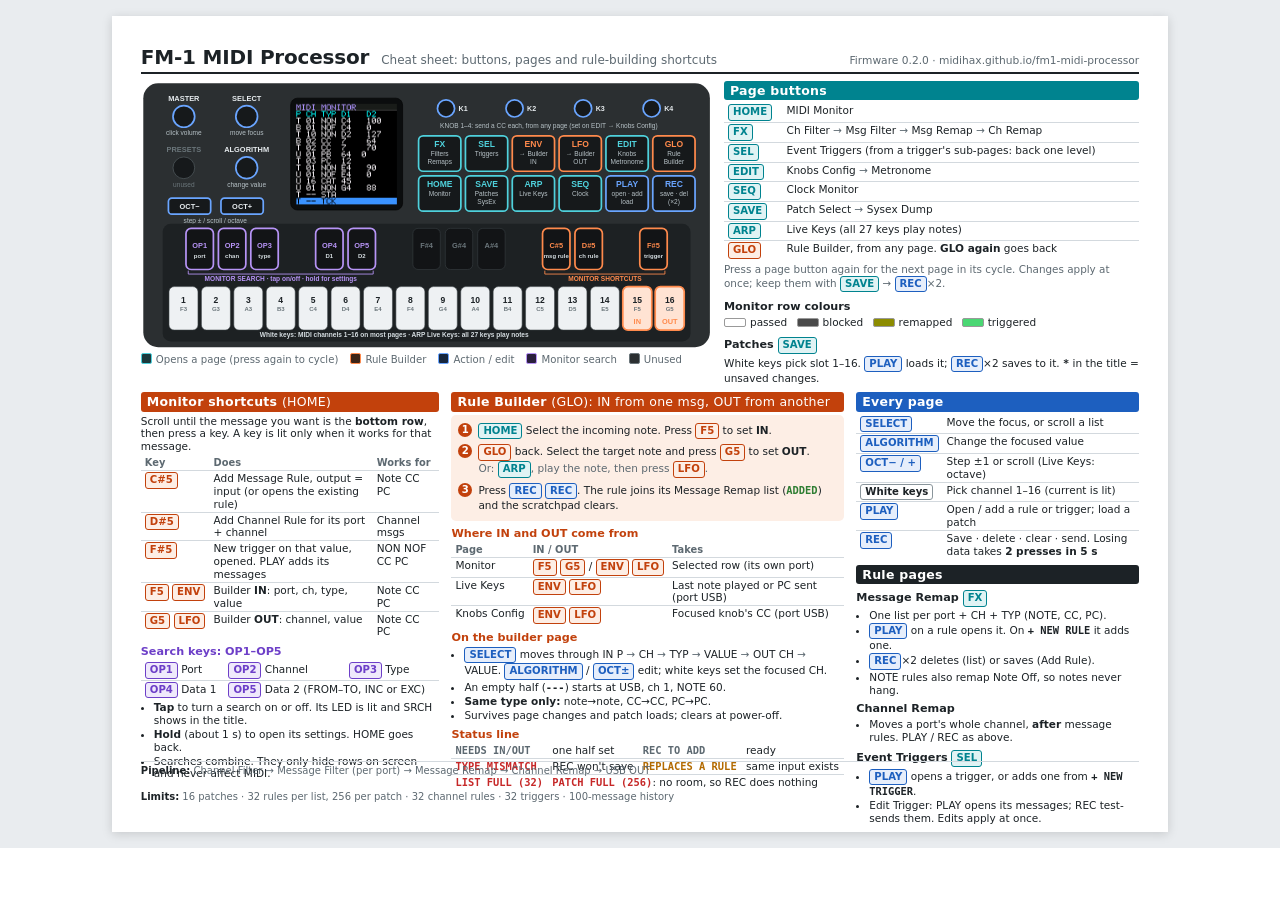
<file: html/cheatsheet.html>
<!doctype html>
<html lang="en">
<head>
<meta charset="utf-8">
<meta name="viewport" content="width=device-width,initial-scale=1">
<title>FM-1 Cheat Sheet</title>
<!-- One-page printable cheat sheet. Source for cheatsheet.pdf: print to PDF at
     Letter landscape with no header/footer (see tools/make_cheatsheet.bat). -->
<style>
@page { size: 11in 8.5in; margin: 0.3in; }
:root {
  --text: #1c2226; --dim: #5d6971; --line: #d3d9de; --panel: #f3f5f7;
  --page: #00838f; --page-bg: #e0f3f4;
  --build: #c2410c; --build-bg: #fdeee5;
  --search: #6d3fc8; --search-bg: #efe9fb;
  --act: #1d5fbf; --act-bg: #e6eefb;
  --red: #c62828; --amber: #b26a00; --green: #2e7d32;
}
* { box-sizing: border-box; }
html, body { margin: 0; background: #fff; color: var(--text); }
body { font: 7.9pt/1.22 "Segoe UI", system-ui, -apple-system, Roboto, sans-serif;
  -webkit-print-color-adjust: exact; print-color-adjust: exact; }
.sheet { width: 10.4in; height: 7.9in; margin: 0 auto; display: grid;
  grid-template-rows: auto auto 1fr auto; gap: 7px; overflow: hidden; }
@media screen { body { background: #e9ecef; padding: 16px; } .sheet { background: #fff; padding: 0.3in; width: 11in; height: 8.5in; box-shadow: 0 2px 10px rgba(0,0,0,.15); } }

header { display: flex; align-items: baseline; gap: 12px; border-bottom: 2px solid var(--text); padding-bottom: 3px; }
header h1 { font-size: 15pt; margin: 0; letter-spacing: -.01em; }
header .sub { color: var(--dim); font-size: 9pt; }
header .ver { margin-left: auto; color: var(--dim); font-size: 8pt; }

.top { display: grid; grid-template-columns: 5.95in 1fr; gap: 12px; align-items: start; }
.panel svg { width: 100%; height: auto; display: block; }
.legend { display: flex; flex-wrap: wrap; gap: 4px 12px; font-size: 7.6pt; color: var(--dim); margin-top: 3px; }
.legend span::before { content: ""; display: inline-block; width: 9px; height: 9px; border-radius: 2px; margin-right: 4px; vertical-align: -1px; border: 1.5px solid var(--c); background: var(--b); }

h2 { font-size: 9.4pt; margin: 0 0 3px; padding: 2px 6px; border-radius: 3px; color: #fff; background: var(--c, var(--text)); letter-spacing: .02em; }
h3 { font-size: 8.4pt; margin: 6px 0 2px; color: var(--c, var(--text)); }
section { min-width: 0; }
table { border-collapse: collapse; width: 100%; }
td, th { padding: 1px 4px; border-bottom: 1px solid var(--line); vertical-align: top; text-align: left; }
th { font-size: 7.4pt; color: var(--dim); font-weight: 600; }
tr:last-child td { border-bottom: 0; }
td:first-child { white-space: nowrap; }
.k { display: inline-block; font-weight: 700; font-size: 7.6pt; padding: 0 4px; border-radius: 3px; border: 1px solid var(--c, #8a959b);
  background: var(--b, #fff); color: var(--c, var(--text)); line-height: 1.45; white-space: nowrap; }
.pg { --c: var(--page); --b: var(--page-bg); }
.bd { --c: var(--build); --b: var(--build-bg); }
.sr { --c: var(--search); --b: var(--search-bg); }
.ac { --c: var(--act); --b: var(--act-bg); }
.arrow { color: var(--dim); }
.dim { color: var(--dim); }
.mono { font-family: Consolas, "Cascadia Mono", ui-monospace, monospace; font-weight: 700; font-size: 7.8pt; }
.red { color: var(--red); } .amber { color: var(--amber); } .green { color: var(--green); }
ul { margin: 2px 0; padding-left: 13px; } li { margin: 1px 0; }
.note { font-size: 7.8pt; color: var(--dim); margin: 3px 0 0; }

.cols { display: grid; grid-template-columns: 0.95fr 1.25fr 0.9fr; gap: 12px; min-height: 0; }
.recipe { counter-reset: s; list-style: none; padding: 0; margin: 2px 0 3px; }
.recipe li { counter-increment: s; position: relative; padding: 2px 0 2px 20px; }
.recipe li::before { content: counter(s); position: absolute; left: 0; top: 2px; width: 14px; height: 14px; border-radius: 50%;
  background: var(--build); color: #fff; font-weight: 700; font-size: 7.6pt; text-align: center; line-height: 14px; }
.box { background: var(--build-bg); border-radius: 5px; padding: 4px 7px; }
.swatch { display: inline-block; width: 22px; height: 9px; border-radius: 2px; vertical-align: -1px; margin-right: 4px; border: 1px solid #999; }

footer { border-top: 1px solid var(--line); padding-top: 3px; font-size: 7.5pt; color: var(--dim); display: flex; gap: 14px; flex-wrap: wrap; }
footer b { color: var(--text); }
</style>
</head>
<body>
<div class="sheet">

<header>
  <h1>FM-1 MIDI Processor</h1>
  <span class="sub">Cheat sheet: buttons, pages and rule-building shortcuts</span>
  <span class="ver">Firmware 0.2.0 · midihax.github.io/fm1-midi-processor</span>
</header>

<div class="top">
  <div class="panel">
    <svg id="panel" viewBox="0 0 1000 470" role="img" aria-label="FM-1 panel with every control labelled with its function">
      <defs><style>
        .body{fill:#2b2f31}
        .ctl{fill:#16191b;stroke:#4a5256;stroke-width:1.5}
        .t{fill:#e6ebee;font:600 15px "Segoe UI",sans-serif;text-anchor:middle}
        .s{fill:#b7c2c7;font:500 11.5px "Segoe UI",sans-serif;text-anchor:middle}
        .off{fill:#6b767b}
        .wk{fill:#eef1f3;stroke:#3a4246;stroke-width:1}
        .bk{fill:#121416;stroke:#3a4246;stroke-width:1}
        .kn{font:700 13px "Segoe UI",sans-serif;text-anchor:middle}
        .ks{font:600 10.5px "Segoe UI",sans-serif;text-anchor:middle}
      </style></defs>
      <rect class="body" x="4" y="4" width="992" height="462" rx="26"/>
      <g id="g"></g>
    </svg>
    <div class="legend">
      <span style="--c:#4fd1dc;--b:#1c3a3d">Opens a page (press again to cycle)</span>
      <span style="--c:#ff8a4c;--b:#3d2416">Rule Builder</span>
      <span style="--c:#6aa5ff;--b:#16263d">Action / edit</span>
      <span style="--c:#b794f6;--b:#2a1f3d">Monitor search</span>
      <span style="--c:#6b767b;--b:#2b2f31">Unused</span>
    </div>
  </div>

  <section>
    <h2 style="--c:var(--page)">Page buttons</h2>
    <table>
      <tr><td><span class="k pg">HOME</span></td><td>MIDI Monitor</td></tr>
      <tr><td><span class="k pg">FX</span></td><td>Ch Filter <span class="arrow">→</span> Msg Filter <span class="arrow">→</span> Msg Remap <span class="arrow">→</span> Ch Remap</td></tr>
      <tr><td><span class="k pg">SEL</span></td><td>Event Triggers (from a trigger's sub-pages: back one level)</td></tr>
      <tr><td><span class="k pg">EDIT</span></td><td>Knobs Config <span class="arrow">→</span> Metronome</td></tr>
      <tr><td><span class="k pg">SEQ</span></td><td>Clock Monitor</td></tr>
      <tr><td><span class="k pg">SAVE</span></td><td>Patch Select <span class="arrow">→</span> Sysex Dump</td></tr>
      <tr><td><span class="k pg">ARP</span></td><td>Live Keys (all 27 keys play notes)</td></tr>
      <tr><td><span class="k bd">GLO</span></td><td>Rule Builder, from any page. <b>GLO again</b> goes back</td></tr>
    </table>
    <p class="note">Press a page button again for the next page in its cycle. Changes apply at once; keep them with <span class="k pg">SAVE</span> → <span class="k ac">REC</span>×2.</p>
    <h3 style="margin-top:8px">Monitor row colours</h3>
    <div><span class="swatch" style="background:#fff"></span>passed <span class="swatch" style="background:#4a4a4a;margin-left:6px"></span>blocked <span class="swatch" style="background:#8c8c00;margin-left:6px"></span>remapped <span class="swatch" style="background:#4ad773;margin-left:6px"></span>triggered</div>
    <h3 style="margin-top:8px">Patches <span class="k pg">SAVE</span></h3>
    <div>White keys pick slot 1–16. <span class="k ac">PLAY</span> loads it; <span class="k ac">REC</span>×2 saves to it. <span class="mono">*</span> in the title = unsaved changes.</div>
  </section>
</div>

<div class="cols">
  <section>
    <h2 style="--c:var(--build)">Monitor shortcuts <span style="font-weight:500">(HOME)</span></h2>
    <p style="margin:1px 0 3px">Scroll until the message you want is the <b>bottom row</b>, then press a key. A key is lit only when it works for that message.</p>
    <table>
      <tr><th>Key</th><th>Does</th><th>Works for</th></tr>
      <tr><td><span class="k bd">C#5</span></td><td>Add Message Rule, output = input (or opens the existing rule)</td><td>Note CC PC</td></tr>
      <tr><td><span class="k bd">D#5</span></td><td>Add Channel Rule for its port + channel</td><td>Channel msgs</td></tr>
      <tr><td><span class="k bd">F#5</span></td><td>New trigger on that value, opened. PLAY adds its messages</td><td>NON NOF CC PC</td></tr>
      <tr><td><span class="k bd">F5</span> <span class="k bd">ENV</span></td><td>Builder <b>IN</b>: port, ch, type, value</td><td>Note CC PC</td></tr>
      <tr><td><span class="k bd">G5</span> <span class="k bd">LFO</span></td><td>Builder <b>OUT</b>: channel, value</td><td>Note CC PC</td></tr>
    </table>

    <h3 style="--c:var(--search)">Search keys: OP1–OP5</h3>
    <table>
      <tr><td><span class="k sr">OP1</span> Port</td><td><span class="k sr">OP2</span> Channel</td><td><span class="k sr">OP3</span> Type</td></tr>
      <tr><td><span class="k sr">OP4</span> Data 1</td><td colspan="2"><span class="k sr">OP5</span> Data 2 (FROM–TO, INC or EXC)</td></tr>
    </table>
    <ul>
      <li><b>Tap</b> to turn a search on or off. Its LED is lit and SRCH shows in the title.</li>
      <li><b>Hold</b> (about 1 s) to open its settings. HOME goes back.</li>
      <li>Searches combine. They only hide rows on screen and never affect MIDI.</li>
    </ul>
  </section>

  <section>
    <h2 style="--c:var(--build)">Rule Builder <span style="font-weight:500">(GLO): IN from one msg, OUT from another</span></h2>
    <div class="box">
      <ol class="recipe">
        <li><span class="k pg">HOME</span> Select the incoming note. Press <span class="k bd">F5</span> to set <b>IN</b>.</li>
        <li><span class="k bd">GLO</span> back. Select the target note and press <span class="k bd">G5</span> to set <b>OUT</b>.<br><span class="dim">Or: <span class="k pg">ARP</span>, play the note, then press <span class="k bd">LFO</span>.</span></li>
        <li>Press <span class="k ac">REC</span> <span class="k ac">REC</span>. The rule joins its Message Remap list (<span class="green mono">ADDED</span>) and the scratchpad clears.</li>
      </ol>
    </div>
    <h3 style="--c:var(--build)">Where IN and OUT come from</h3>
    <table>
      <tr><th>Page</th><th>IN / OUT</th><th>Takes</th></tr>
      <tr><td>Monitor</td><td style="white-space:nowrap"><span class="k bd">F5</span> <span class="k bd">G5</span> / <span class="k bd">ENV</span> <span class="k bd">LFO</span></td><td>Selected row (its own port)</td></tr>
      <tr><td>Live Keys</td><td><span class="k bd">ENV</span> <span class="k bd">LFO</span></td><td>Last note played or PC sent (port USB)</td></tr>
      <tr><td>Knobs Config</td><td><span class="k bd">ENV</span> <span class="k bd">LFO</span></td><td>Focused knob's CC (port USB)</td></tr>
    </table>
    <h3 style="--c:var(--build)">On the builder page</h3>
    <ul>
      <li><span class="k ac">SELECT</span> moves through IN P <span class="arrow">→</span> CH <span class="arrow">→</span> TYP <span class="arrow">→</span> VALUE <span class="arrow">→</span> OUT CH <span class="arrow">→</span> VALUE. <span class="k ac">ALGORITHM</span> / <span class="k ac">OCT±</span> edit; white keys set the focused CH.</li>
      <li>An empty half (<span class="mono">---</span>) starts at USB, ch 1, NOTE 60.</li>
      <li><b>Same type only:</b> note→note, CC→CC, PC→PC.</li>
      <li>Survives page changes and patch loads; clears at power-off.</li>
    </ul>
    <h3 style="--c:var(--build)">Status line</h3>
    <table>
      <tr><td class="mono dim">NEEDS IN/OUT</td><td>one half set</td><td class="mono dim">REC TO ADD</td><td>ready</td></tr>
      <tr><td class="mono red">TYPE MISMATCH</td><td>REC won't save</td><td class="mono amber">REPLACES A RULE</td><td>same input exists</td></tr>
      <tr><td class="mono red">LIST FULL (32)</td><td colspan="3"><span class="mono red">PATCH FULL (256)</span>: no room, so REC does nothing</td></tr>
    </table>
  </section>

  <section>
    <h2 style="--c:var(--act);margin-top:0">Every page</h2>
    <table>
      <tr><td><span class="k ac">SELECT</span></td><td>Move the focus, or scroll a list</td></tr>
      <tr><td><span class="k ac">ALGORITHM</span></td><td>Change the focused value</td></tr>
      <tr><td><span class="k ac">OCT− / +</span></td><td>Step ±1 or scroll (Live Keys: octave)</td></tr>
      <tr><td><span class="k">White keys</span></td><td>Pick channel 1–16 (current is lit)</td></tr>
      <tr><td><span class="k ac">PLAY</span></td><td>Open / add a rule or trigger; load a patch</td></tr>
      <tr><td><span class="k ac">REC</span></td><td>Save · delete · clear · send. Losing data takes <b>2 presses in 5 s</b></td></tr>
    </table>
    <h2 style="--c:var(--text);margin-top:6px">Rule pages</h2>
    <h3>Message Remap <span class="k pg">FX</span></h3>
    <ul>
      <li>One list per port + CH + TYP (NOTE, CC, PC).</li>
      <li><span class="k ac">PLAY</span> on a rule opens it. On <span class="mono">+ NEW RULE</span> it adds one.</li>
      <li><span class="k ac">REC</span>×2 deletes (list) or saves (Add Rule).</li>
      <li>NOTE rules also remap Note Off, so notes never hang.</li>
    </ul>
    <h3>Channel Remap</h3>
    <ul>
      <li>Moves a port's whole channel, <b>after</b> message rules. PLAY / REC as above.</li>
    </ul>
    <h3>Event Triggers <span class="k pg">SEL</span></h3>
    <ul>
      <li><span class="k ac">PLAY</span> opens a trigger, or adds one from <span class="mono">+ NEW TRIGGER</span>.</li>
      <li>Edit Trigger: PLAY opens its messages; REC test-sends them. Edits apply at once.</li>
          </ul>
  </section>
</div>

<footer>
  <span><b>Pipeline:</b> Channel Filter → Message Filter (per port) → Message Remap → Channel Remap → USB OUT</span>
  <span><b>Limits:</b> 16 patches · 32 rules per list, 256 per patch · 32 channel rules · 32 triggers · 100-message history</span>
</footer>

</div>

<script>
// Draws the panel's button grid and keyboard into #g.
(() => {
  const NS = 'http://www.w3.org/2000/svg';
  const g = document.getElementById('g');
  const el = (tag, a, text) => { const e = document.createElementNS(NS, tag); for (const k in a) e.setAttribute(k, a[k]); if (text != null) e.textContent = text; g.append(e); return e; };
  const C = { pg: '#4fd1dc', bd: '#ff8a4c', ac: '#6aa5ff', sr: '#b794f6', off: '#4a5256' };
  const lines = (x, y, arr, cls, fill, dy = 13) => arr.forEach((s, i) => el('text', { class: cls, x, y: y + i * dy, ...(fill ? { style: 'fill:' + fill } : {}) }, s));

  // Encoders and OCT buttons
  const enc = [[75, 62, 'MASTER', ['click volume'], 'ac'], [185, 62, 'SELECT', ['move focus'], 'ac'],
               [75, 152, 'PRESETS', ['unused'], 'off'], [185, 152, 'ALGORITHM', ['change value'], 'ac']];
  enc.forEach(([x, y, n, s, k]) => {
    el('circle', { class: 'ctl', cx: x, cy: y, r: 19, style: `stroke:${C[k]};stroke-width:${k === 'off' ? 1.5 : 3}` });
    el('text', { class: 't' + (k === 'off' ? ' off' : ''), x, y: y - 27, style: 'font-size:13px' }, n);
    lines(x, y + 33, s, 's' + (k === 'off' ? ' off' : ''));
  });
  [[48, 'OCT−'], [140, 'OCT+']].forEach(([x, n]) => {
    el('rect', { class: 'ctl', x, y: 205, width: 74, height: 28, rx: 6, style: `stroke:${C.ac};stroke-width:3` });
    el('text', { class: 't', x: x + 37, y: 224, style: 'font-size:13px' }, n);
  });
  lines(130, 248, ['step ± / scroll / octave'], 's');

  // Screen
  el('rect', { x: 262, y: 30, width: 196, height: 196, rx: 12, fill: '#0b0d0e', stroke: '#000' });
  el('image', { href: 'img/screens/midi-monitor.png', x: 272, y: 40, width: 176, height: 176, preserveAspectRatio: 'none' });

  // KNOB 1-4
  [0, 1, 2, 3].forEach(i => {
    const x = 534 + i * 120;
    el('circle', { class: 'ctl', cx: x, cy: 48, r: 15, style: `stroke:${C.ac};stroke-width:3` });
    el('text', { class: 't', x: x + 22, y: 53, style: 'text-anchor:start;font-size:12.5px' }, 'K' + (i + 1));
  });
  el('text', { class: 's', x: 714, y: 82 }, 'KNOB 1–4: send a CC each, from any page (set on EDIT → Knobs Config)');

  // Button grid
  const rows = [
    [['FX', ['Filters', 'Remaps'], 'pg'], ['SEL', ['Triggers'], 'pg'], ['ENV', ['→ Builder', 'IN'], 'bd'],
     ['LFO', ['→ Builder', 'OUT'], 'bd'], ['EDIT', ['Knobs', 'Metronome'], 'pg'], ['GLO', ['Rule', 'Builder'], 'bd']],
    [['HOME', ['Monitor'], 'pg'], ['SAVE', ['Patches', 'SysEx'], 'pg'], ['ARP', ['Live Keys'], 'pg'],
     ['SEQ', ['Clock'], 'pg'], ['PLAY', ['open · add', 'load'], 'ac'], ['REC', ['save · del', '(×2)'], 'ac']]];
  rows.forEach((row, r) => row.forEach(([n, s, k], c) => {
    const x = 486 + c * 82, y = 96 + r * 70;
    el('rect', { class: 'ctl', x, y, width: 74, height: 62, rx: 8, style: `stroke:${C[k]};stroke-width:3` });
    el('text', { class: 't', x: x + 37, y: y + 20, style: 'fill:' + C[k] }, n);
    lines(x + 37, y + 36, s, 's');
  }));

  // Keyboard
  const x0 = 46, kw = 908 / 16, ky = 250;
  el('rect', { x: x0 - 8, y: ky, width: 924, height: 206, rx: 14, fill: '#1d2123' });
  const whites = ['F3', 'G3', 'A3', 'B3', 'C4', 'D4', 'E4', 'F4', 'G4', 'A4', 'B4', 'C5', 'D5', 'E5', 'F5', 'G5'];
  whites.forEach((n, i) => {
    const x = x0 + i * kw + 3, w = kw - 6, special = i >= 14;
    el('rect', { class: 'wk', x, y: ky + 110, width: w, height: 76, rx: 9, ...(special ? { style: `fill:#ffe3d3;stroke:${C.bd};stroke-width:3` } : {}) });
    el('text', { class: 'kn', x: x + w / 2, y: ky + 138, style: 'fill:#1c2226;font-size:15px' }, i + 1);
    el('text', { class: 'ks', x: x + w / 2, y: ky + 153, style: 'fill:#6b767b' }, n);
    if (special) el('text', { class: 'kn', x: x + w / 2, y: ky + 175, style: `fill:${C.bd}` }, i === 14 ? 'IN' : 'OUT');
  });
  const blacks = [[0, 'OP1', 'port', 'sr'], [1, 'OP2', 'chan', 'sr'], [2, 'OP3', 'type', 'sr'], [4, 'OP4', 'D1', 'sr'], [5, 'OP5', 'D2', 'sr'],
                  [7, 'F#4', '', 'off'], [8, 'G#4', '', 'off'], [9, 'A#4', '', 'off'],
                  [11, 'C#5', 'msg rule', 'bd'], [12, 'D#5', 'ch rule', 'bd'], [14, 'F#5', 'trigger', 'bd']];
  blacks.forEach(([i, n, s, k]) => {
    const cx = x0 + (i + 1) * kw, off = k === 'off';
    el('rect', { class: 'bk', x: cx - 24, y: ky + 8, width: 48, height: 72, rx: 9, style: off ? '' : `stroke:${C[k]};stroke-width:3` });
    el('text', { class: 'kn', x: cx, y: ky + 42, style: `fill:${off ? '#6b767b' : C[k]}` }, n);
    if (s) el('text', { class: 'ks', x: cx, y: ky + 60, style: 'fill:#d5dde1' }, s);
  });
  // Group captions
  const cap = (x1, x2, y, t, col) => {
    el('path', { d: `M${x1} ${y - 6} L${x1} ${y} L${x2} ${y} L${x2} ${y - 6}`, fill: 'none', stroke: col, 'stroke-width': 1.5 });
    el('text', { class: 's', x: (x1 + x2) / 2, y: y + 13, style: `fill:${col};font-weight:700` }, t);
  };
  cap(x0 + kw - 20, x0 + 6 * kw + 20, ky + 88, 'MONITOR SEARCH · tap on/off · hold for settings', C.sr);
  cap(x0 + 12 * kw - 20, x0 + 15 * kw + 20, ky + 88, 'MONITOR SHORTCUTS', C.bd);
  el('text', { class: 's', x: x0 + 7 * kw, y: ky + 199, style: 'fill:#d5dde1;font-weight:600' }, 'White keys: MIDI channels 1–16 on most pages · ARP Live Keys: all 27 keys play notes');
})();
</script>
</body>
</html>
</file>
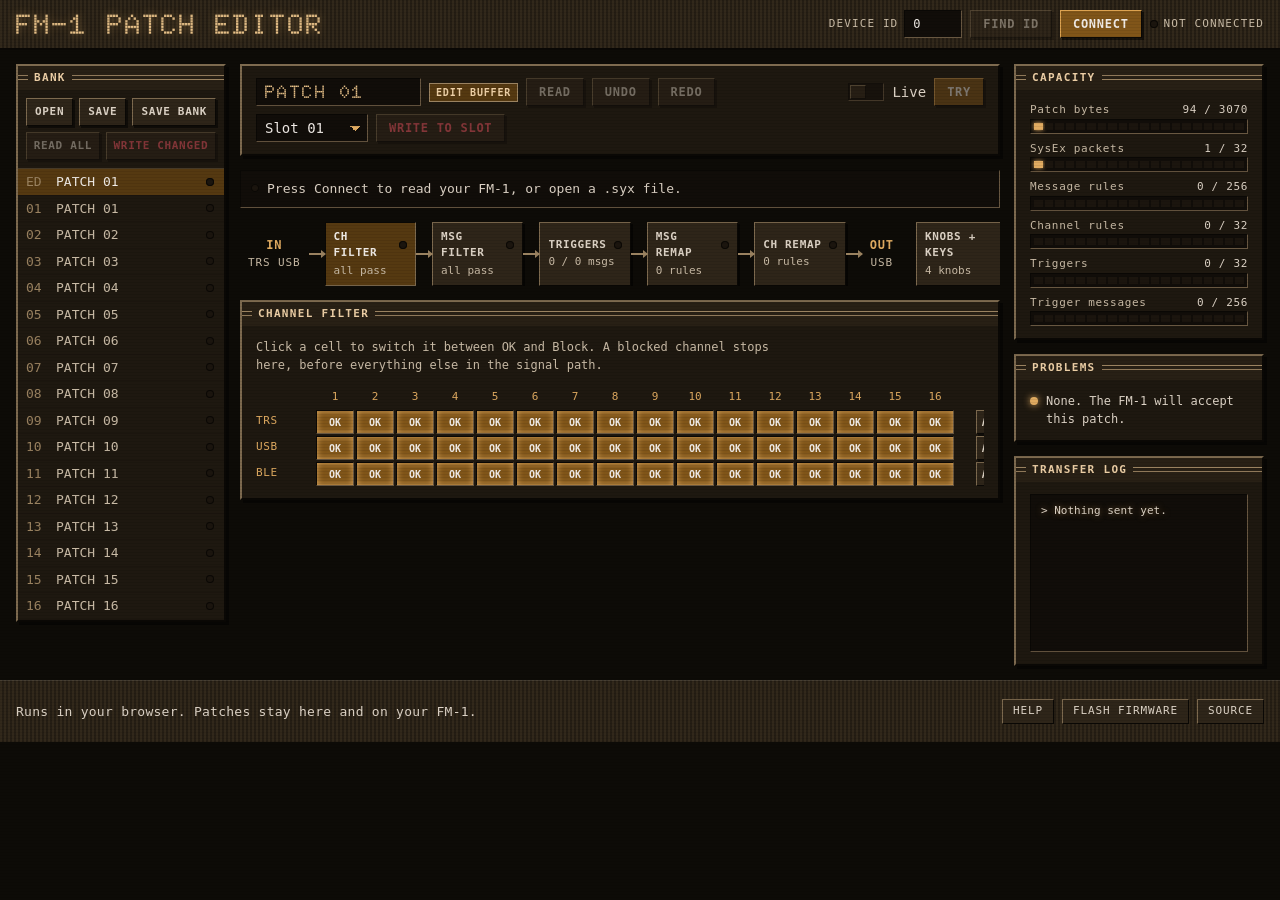
<file: html/editor.html>
<!doctype html>
<!-- SPDX-License-Identifier: GPL-3.0-only WITH GPL-3.0-linking-exception -->
<!-- Web patch editor. Design: design/web-editor.md. Format: design/patch-format.md. -->
<html lang="en">
<head>
<meta charset="utf-8">
<meta name="viewport" content="width=device-width,initial-scale=1">
<title>FM-1 Patch Editor</title>
<meta name="description" content="Edit FM-1 MIDI Processor patches from the browser, over USB MIDI.">
<link rel="preconnect" href="https://fonts.googleapis.com">
<link rel="stylesheet" href="https://fonts.googleapis.com/css2?family=Doto:wght@400..900&display=swap">
<link rel="stylesheet" href="crt.css">
<style>
  :root { --crt-h: 35; }
  html, body { background: var(--crt-bg-0); margin: 0; }
  .band { padding-left: max(16px, env(safe-area-inset-left, 0px)); padding-right: max(16px, env(safe-area-inset-right, 0px)); }
  .row { display: flex; flex-wrap: wrap; gap: 8px; align-items: center; }
  .grow { flex: 1 1 auto; min-width: 0; }
  .top { padding-block: 10px; display: flex; flex-wrap: wrap; gap: 8px 20px; align-items: center; justify-content: space-between; }
  h1 { margin: 0; font-size: 28px; line-height: 1; }
  .layout { display: grid; grid-template-columns: 210px minmax(0, 1fr) 250px; gap: 14px; padding-block: 14px; align-items: start; }
  .stack { display: grid; gap: 14px; min-width: 0; }
  @media (max-width: 1080px) { .layout { grid-template-columns: 190px minmax(0, 1fr); } .side { grid-column: 1 / -1; grid-template-columns: repeat(auto-fit, minmax(240px, 1fr)); } }
  @media (max-width: 720px) { .layout { grid-template-columns: minmax(0, 1fr); } .bank-list { max-height: 190px; overflow-y: auto; } }

  .bank-list { display: grid; }
  .slot { display: grid; grid-template-columns: 24px 1fr 10px; gap: 6px; align-items: center; width: 100%; padding: 3px 8px; font: inherit; font-size: 13px; text-align: left; color: var(--crt-ink-3); background: none; border: 0; border-bottom: 1px solid var(--crt-bg-2); cursor: pointer; }
  .slot:hover { color: var(--crt-acc-lt); }
  .slot[aria-current="true"] { background: var(--crt-sel-bg); color: var(--crt-ink); }
  .slot b { font-weight: 400; color: var(--crt-acc-dim); font-variant-numeric: tabular-nums; }
  .slot .named { color: var(--crt-ink-2); }
  .slot[aria-current="true"] .named { color: var(--crt-ink); }

  .name { width: 15ch; flex: none; font-family: var(--crt-font); font-weight: 800; font-size: 18px; letter-spacing: .08em; color: var(--crt-acc-br); }
  .target { width: 112px; flex: none; }
  .spacer { flex: 1 1 8px; }

  .pipe-wrap { overflow-x: auto; }
  .pipe { display: flex; align-items: stretch; gap: 0; min-width: 780px; }
  .node, .step { display: grid; gap: 1px; align-content: center; }
  .node { padding: 0 8px; text-align: center; color: var(--crt-ink-3); font-size: 11px; letter-spacing: .08em; }
  .node strong { color: var(--crt-acc); font-size: 12px; }
  .wire { flex: none; align-self: center; width: 16px; height: 2px; background: var(--crt-acc-dim); position: relative; }
  .wire::after { content: ""; position: absolute; right: -1px; top: -3px; border-left: 5px solid var(--crt-acc-dim); border-top: 4px solid transparent; border-bottom: 4px solid transparent; }
  .step { flex: 1 1 0; min-width: 0; padding: 6px 8px; font: inherit; text-align: left; color: var(--crt-ink-2); background: var(--crt-btn-face); cursor: pointer; border: 1px solid; border-color: var(--crt-bevel) var(--crt-shadow) var(--crt-shadow) var(--crt-bevel); box-shadow: 2px 2px 0 #00000080; }
  .step:hover { color: var(--crt-acc-lt); }
  .step[aria-pressed="true"] { background: var(--crt-sel-bg); color: var(--crt-ink); border-color: var(--crt-shadow) var(--crt-bevel) var(--crt-bevel) var(--crt-shadow); box-shadow: none; }
  .step .t { display: flex; justify-content: space-between; align-items: center; gap: 4px; font-size: 11px; font-weight: 700; letter-spacing: .06em; text-transform: uppercase; }
  .step .s { font-size: 11px; color: var(--crt-ink-3); white-space: nowrap; font-variant-numeric: tabular-nums; }
  .step.apart { flex: 0 0 104px; margin-left: 14px; }

  .scroll { overflow-x: auto; }
  .mx { display: grid; grid-template-columns: 58px repeat(16, minmax(25px, 1fr)); gap: 2px; min-width: 520px; }
  .mx.wide { grid-template-columns: 58px repeat(16, minmax(25px, 1fr)) 92px; min-width: 620px; }
  .h { display: flex; align-items: center; justify-content: center; height: 22px; font: inherit; font-size: 11px; color: var(--crt-acc); background: none; border: 0; padding: 0; font-variant-numeric: tabular-nums; }
  button.h { cursor: pointer; } button.h:hover { color: var(--crt-acc-lt); background: var(--crt-bg-2); }
  .h.l { justify-content: flex-start; letter-spacing: .06em; }
  .c { height: 24px; padding: 0; font: inherit; font-size: 11px; cursor: pointer; color: var(--crt-ink-3); background-color: var(--crt-bg-well); background-image: repeating-conic-gradient(var(--crt-sel-bg) 0% 25%, transparent 0% 50%); background-size: 4px 4px; border: 1px solid; border-color: var(--crt-shadow) var(--crt-line-lt2) var(--crt-line-lt2) var(--crt-shadow); }
  .c:hover { border-color: var(--crt-acc); }
  .c[aria-pressed="true"] { background: var(--crt-btn); background-image: none; color: var(--crt-ink); box-shadow: inset 0 0 6px var(--crt-acc); }
  .c.route { background-image: none; }
  .c.route.diag { background-color: var(--crt-bg-2); }
  .c.route[aria-pressed="true"] { background: var(--crt-acc); box-shadow: 0 0 7px var(--crt-acc); }
  .sys { display: grid; grid-template-columns: repeat(10, minmax(42px, 1fr)); gap: 2px; min-width: 460px; }
  .sys .c { height: 42px; display: grid; align-content: center; justify-items: center; gap: 1px; }
  .sys .c b { font-weight: 700; letter-spacing: .04em; }
  .mx.text { grid-template-columns: 58px repeat(16, minmax(38px, 1fr)); min-width: 700px; }
  .mx.text.wide { grid-template-columns: 58px repeat(16, minmax(38px, 1fr)) 92px; min-width: 790px; }
  .mx.text .c { font-size: 10px; }
  .c:not([aria-pressed="true"]) span, .c:not([aria-pressed="true"]) b { background: var(--crt-bg-well); padding: 0 2px; }
  .c:not([aria-pressed="true"]) span { color: var(--crt-danger); }
  .c[aria-pressed="true"] span { color: var(--crt-ink); font-weight: 700; }

  .crt-table input, .crt-table select { height: 24px; min-width: 50px; }
  .crt-table td.note { color: var(--crt-acc-dim); font-size: 12px; white-space: nowrap; min-width: 40px; }
  .crt-table tr.bad td { box-shadow: inset 0 1px 0 var(--crt-danger), inset 0 -1px 0 var(--crt-danger); }
  .mini { height: 24px; width: 26px; padding: 0; flex: none; }
  .fields { display: grid; grid-template-columns: repeat(auto-fit, minmax(92px, 1fr)); gap: 10px 12px; }
  .fields label { display: grid; gap: 2px; min-width: 0; }
  .two { display: grid; grid-template-columns: minmax(0, 5fr) minmax(0, 7fr); gap: 14px; align-items: start; }
  @media (max-width: 1240px) { .two { grid-template-columns: minmax(0, 1fr); } }
  .knobs { display: grid; grid-template-columns: repeat(auto-fit, minmax(170px, 1fr)); gap: 12px; }
  .hint { margin: 0; font-size: 12px; color: var(--crt-ink-3); max-width: 72ch; }
  .gap { display: grid; gap: 12px; }

  .cap { display: grid; gap: 7px; }
  .cap .r { display: flex; justify-content: space-between; font-size: 11px; letter-spacing: .06em; color: var(--crt-ink-3); font-variant-numeric: tabular-nums; }
  .cap .r span:last-child { color: var(--crt-ink-2); }
  .cap .crt-meter > i { height: 7px; }
  .issues { display: grid; gap: 6px; font-size: 12px; margin: 0; padding: 0; list-style: none; }
  .issues li { display: grid; grid-template-columns: 8px 1fr; gap: 8px; align-items: baseline; }
  .log { height: 158px; overflow-y: auto; font-size: 11px; line-height: 1.45; white-space: pre-wrap; overflow-wrap: anywhere; }
  .crt-footer-inner { max-width: none; }
  .band.top { max-width: none; }
  .conn .crt-field { width: auto; }
  .conn input.crt-field { width: 58px; }
  .bankbar { padding: 8px; gap: 6px; border-bottom: 1px solid var(--crt-line); }
  .bankbar .crt-btn { flex: 1 1 auto; padding: 0 6px; font-size: 11px; }
  .notice { display: flex; gap: 8px; align-items: baseline; font-size: 13px; min-height: 36px; }
  .notice .crt-led { position: relative; top: -1px; }
  .actions { display: contents; }
  .crt-footer-inner a.crt-footer-link { white-space: nowrap; }
</style>
</head>
<body class="crt crt-scanlines">
<header class="crt-header"><div class="band top">
  <h1 class="crt-display">FM-1 PATCH EDITOR</h1>
  <div id="conn" class="row conn"></div>
</div></header>

<main class="band layout">
  <aside class="crt-panel">
    <div class="crt-titlebar"><span>Bank</span></div>
    <div id="bankbar" class="row bankbar"></div>
    <nav id="bank" class="bank-list" aria-label="Patches"></nav>
  </aside>
  <div class="stack">
    <section class="crt-panel"><div class="crt-panel-body row">
      <input class="crt-field name" id="pname" maxlength="12" autocomplete="off" spellcheck="false" aria-label="Patch name">
      <div id="actions" class="actions"></div>
    </div></section>
    <div id="notice" class="crt-well notice" role="status"></div>
    <div class="pipe-wrap"><div id="pipe" class="pipe"></div></div>
    <section class="crt-panel"><div class="crt-titlebar"><span id="vt"></span></div><div id="view" class="crt-panel-body"></div></section>
  </div>
  <aside class="stack side">
    <section class="crt-panel"><div class="crt-titlebar"><span>Capacity</span></div><div id="cap" class="crt-panel-body cap"></div></section>
    <section class="crt-panel"><div class="crt-titlebar"><span>Problems</span></div><div class="crt-panel-body"><ul id="issues" class="issues"></ul></div></section>
    <section class="crt-panel"><div class="crt-titlebar"><span>Transfer log</span></div><div class="crt-panel-body"><div id="log" class="crt-well crt-glow log" role="log"></div></div></section>
  </aside>
</main>

<footer class="crt-footer"><div class="crt-footer-inner band">
  <p>Runs in your browser. Patches stay here and on your FM-1.</p>
  <nav aria-label="Project links"><a class="crt-footer-link" href="index.html">Help</a> <a class="crt-footer-link" href="flash.html">Flash firmware</a> <a class="crt-footer-link" href="https://github.com/MidiHax/fm1-midi-processor">Source</a></nav>
</div></footer>
<input type="file" id="file" accept=".syx" hidden>

<script src="patch-codec.js"></script>
<script>
'use strict';
const C = PatchCodec;
const { PORTS, SYS, VOICE, REMAP, TRIG, LIM, msgKey } = C;
const EDIT = C.EDIT;

/* Timing: design/web-editor.md, "Sending" and "Read-back". */
const GAP_MS = 5, REPLY_IDLE_MS = 1500, OPEN_SETTLE_MS = 50, QUIET_MS = 100, STORE_MS_PER_SLOT = 100, ARM_MS = 5000, LIVE_MS = 150;
const NO_REPLY = 'No reply. Check ALLOW DUMP REQ and DEVICE ID on the Sysex Dump page.';
const STORE_KEY = 'fm1-patch-editor';

const NOTES = ['C', 'C#', 'D', 'D#', 'E', 'F', 'F#', 'G', 'G#', 'A', 'A#', 'B'];
const note = n => NOTES[n % 12] + (Math.floor(n / 12) - 1);
const clone = o => JSON.parse(JSON.stringify(o));
const pad = (n, w) => String(n).padStart(w, '0');
const $ = id => document.getElementById(id);
const sleep = ms => new Promise(r => setTimeout(r, ms));
const esc = s => String(s).replace(/[&<>"]/g, c => ({ '&': '&amp;', '<': '&lt;', '>': '&gt;', '"': '&quot;' }[c]));
const hex = a => a.map(v => v.toString(16).toUpperCase().padStart(2, '0')).join(' ');
class LinkError extends Error {}

/* ---- Documents ------------------------------------------------------------
 * One per source: the edit buffer, each slot, and any opened file. Each keeps
 * its draft (work), what the device last held (base) and its own undo. */
const docs = {};
function newDoc(patch, extra) {
  return { work: clone(patch), base: clone(patch), undo: [], redo: [], readOnly: false, read: false, ...extra };
}
docs.edit = newDoc(C.blankPatch(0));
for (let i = 0; i < C.PATCHES; i++) docs[i] = newDoc(C.blankPatch(i));

/* The bytes the device last gave for each source. */
const device = { edit: null, slots: Array(C.PATCHES).fill(null) };
const deviceBody = src => (src === 'edit' ? device.edit : device.slots[src]);

const S = {
  access: null, pairs: [], port: '', device: 0, answered: false, busy: false, livePending: false,
  armed: null, target: 0, notice: null, files: 0,
};
const ui = { src: 'edit', view: 'chf', port: 1, trig: 0, mrPort: -1, live: false };
let link = null;
let D = docs.edit, P = D.work;

const logLines = [];
function log(s) { logLines.push(s); if (logLines.length > 60) logLines.shift(); }
function say(sev, text) { S.notice = { sev, text }; if (sev === 'red') log('! ' + text); }

const SECTIONS = { chf: ['ch'], msgf: ['sys', 'voice'], trig: ['trig'], mr: ['msgRules'], cr: ['chRules'], ctl: ['knobs', 'live'] };
/* Compared the way the firmware stores them: rule order doesn't count. */
const sectionText = (p, k) => JSON.stringify(k === 'msgRules' ? [...p.msgRules].sort((a, b) => msgKey(a) - msgKey(b))
  : k === 'chRules' ? [...p.chRules].sort((a, b) => a.port - b.port || a.in - b.in) : p[k]);
const edited = (d, keys) => keys.some(k => sectionText(d.work, k) !== sectionText(d.base, k));
const isDirty = d => !C.sameBytes(C.encode(d.work), C.encode(d.base));
const dupRows = () => C.duplicateRules(P);
const problems = () => C.validate(P);
const hasErrors = patch => C.validate(patch).some(i => i.sev === 'red');
const slotLabel = src => (src === 'edit' ? 'EDIT BUFFER' : typeof src === 'number' ? 'SLOT ' + pad(src + 1, 2) : 'FILE');

function mutate(fn) {
  if (D.readOnly) { say('amber', 'This patch comes from a newer firmware, so it opens read-only.'); render(); return; }
  D.undo.push(JSON.stringify(P));
  if (D.undo.length > 200) D.undo.shift();
  D.redo = [];
  fn();
  disarm();
  render();
  saveDrafts();
  if (ui.live) scheduleLive();
}

/* ---- Browser storage: a draft survives a closed tab ------------------------ */
let saveTimer = 0;
function saveDrafts() {
  clearTimeout(saveTimer);
  saveTimer = setTimeout(() => {
    try {
      const drafts = {};
      Object.entries(docs).forEach(([k, d]) => { if (isDirty(d)) drafts[k] = { work: d.work, base: d.base, name: d.name, slot: d.slot }; });
      localStorage.setItem(STORE_KEY, JSON.stringify({ device: S.device, port: S.port, drafts }));
    } catch (e) { /* storage unavailable: the page works without it */ }
  }, 300);
}
function loadDrafts() {
  try {
    const saved = JSON.parse(localStorage.getItem(STORE_KEY) || 'null');
    if (!saved) return;
    S.device = saved.device | 0;
    S.port = saved.port || '';
    let n = 0;
    Object.entries(saved.drafts || {}).forEach(([k, v]) => {
      if (!docs[k]) { docs[k] = newDoc(v.base, { name: v.name, slot: v.slot }); S.files++; }
      docs[k].work = v.work;
      docs[k].base = v.base;
      n++;
    });
    if (n) say('amber', `Recovered edits to ${n} ${n === 1 ? 'patch' : 'patches'} from your last visit.`);
  } catch (e) { /* unreadable: start clean */ }
}

/* ---- MIDI link ------------------------------------------------------------ */
class Link {
  constructor(pair) {
    this.input = pair.input; this.output = pair.output; this.name = pair.name;
    this.listener = null; this.abort = null;
    this.onMessage = ev => { if (this.listener) this.listener(Array.from(ev.data)); };
    this.input.addEventListener('midimessage', this.onMessage);
  }
  get lost() { return this.input.state === 'disconnected' || this.output.state === 'disconnected'; }
  send(bytes, at) { if (this.lost) throw new LinkError('The USB connection was lost.'); this.output.send(bytes, at); }
  async close() {
    this.input.removeEventListener('midimessage', this.onMessage);
    await Promise.allSettled([this.input.close(), this.output.close()]);
  }
}

function listPairs() {
  const ins = [...S.access.inputs.values()].filter(p => p.state === 'connected');
  const outs = [...S.access.outputs.values()].filter(p => p.state === 'connected');
  return ins.flatMap(input => {
    const output = outs.find(o => o.name === input.name);
    return output ? [{ input, output, name: input.name }] : [];
  });
}
function choosePair() {
  S.pairs = listPairs();
  if (!S.pairs.length) throw new LinkError('No MIDI ports found. Connect the FM-1 over USB, close other MIDI programs and press Connect.');
  const named = S.pairs.filter(p => /usb-?midi/i.test(p.name));
  const picked = S.pairs.find(p => p.name === S.port);
  if (picked) return picked;
  if (named.length === 1) return named[0];
  if (S.pairs.length === 1) return S.pairs[0];
  S.port = S.port || (named[0] || S.pairs[0]).name;
  throw new LinkError('Several MIDI ports are available. Choose the FM-1 in the list and press Connect.');
}

/* Waits for the wanted slots. The timeout runs from the last packet, because
 * the FM-1 slows its replies while MIDI is busy. */
function collect(wanted) {
  return new Promise((resolve, reject) => {
    const got = new Map(), assembler = new C.Assembler();
    let timer = 0;
    const finish = err => { clearTimeout(timer); link.listener = null; link.abort = null; if (err) reject(err); else resolve(got); };
    const arm = () => { clearTimeout(timer); timer = setTimeout(() => finish(new LinkError(NO_REPLY)), REPLY_IDLE_MS); };
    link.abort = finish;
    link.listener = m => {
      if (!C.isDump(m, S.device)) return; /* other traffic, or a request echoed back */
      arm();
      try {
        const done = assembler.feed(m);
        if (done && wanted.has(done.slot)) { got.set(done.slot, done.body); if (got.size === wanted.size) finish(); }
      } catch (e) { finish(e); }
    };
    arm();
  });
}
async function exchange(wanted, message) {
  for (let attempt = 0; ; attempt++) {
    const wait = collect(wanted);
    link.send(message);
    try { return await wait; }
    catch (e) { if (attempt || e.message !== NO_REPLY) throw e; } /* a request during another reply gets no answer */
  }
}
const requestOne = async slot => (await exchange(new Set([slot]), C.request(S.device, slot))).get(slot);
const requestAll = () => exchange(new Set(Array.from({ length: C.PATCHES }, (_, i) => i)), C.requestAll(S.device));
async function requestEach(slots) {
  const out = new Map();
  for (const s of slots) out.set(s, await requestOne(s));
  return out;
}

async function sendBody(slot, body, verb) {
  const pk = C.packets(slot, body, S.device);
  const t0 = performance.now() + 2; /* timestamps keep the gaps even in a background tab */
  pk.forEach((m, i) => link.send(m, t0 + i * GAP_MS));
  log(`> ${verb}  ${pk.length} PKT  ${body.length} B\n  ${hex(pk[0].slice(0, 8))} ...`);
  await sleep(pk.length * GAP_MS + 30);
}

/* Store a read patch. A draft with edits keeps them: only its base moves. */
function applyRead(src, body) {
  const key = src === EDIT ? 'edit' : src;
  let decoded;
  try { decoded = C.decode(body); }
  catch (e) { say('red', `${slotLabel(key)}: ${e.message}`); return false; }
  if (key === 'edit') device.edit = body; else device.slots[key] = body;
  const d = docs[key];
  if (isDirty(d)) d.base = clone(decoded.patch);
  else { d.work = clone(decoded.patch); d.base = clone(decoded.patch); d.undo = []; d.redo = []; }
  d.read = true; d.readOnly = decoded.readOnly;
  return true;
}

function clearLink(message) {
  if (link) { if (link.abort) link.abort(new LinkError(message)); link.close(); }
  link = null; S.answered = false;
}

/* ---- Device operations: one at a time -------------------------------------- */
function safeRender() {
  const a = document.activeElement;
  if (a && a.matches('#view input:not([type=checkbox])')) renderChrome(); else render();
}
async function run(fn) {
  if (S.busy) return;
  S.busy = true;
  disarm();
  safeRender();
  try { await fn(); }
  catch (e) { say('red', e.message); }
  finally {
    S.busy = false;
    safeRender();
    saveDrafts();
    if (S.livePending) { S.livePending = false; liveSend(); }
  }
}

async function readEverything() {
  say('info', 'Reading the FM-1…');
  safeRender();
  applyRead(EDIT, await requestOne(EDIT));
  S.answered = true;
  const all = await requestAll();
  all.forEach((body, slot) => applyRead(slot, body));
  log(`> READ EDIT BUFFER, ${all.size} SLOTS`);
  say('ok', `Connected to ${link.name}, Device ID ${S.device}. Read the edit buffer and ${all.size} slots.`);
}

function connect() {
  if (link) {
    clearLink('Disconnected.');
    say('info', 'Disconnected.');
    render();
    return;
  }
  run(async () => {
    if (!S.access) {
      say('info', 'Allow MIDI and SysEx access when the browser asks.');
      safeRender();
      try { S.access = await navigator.requestMIDIAccess({ sysex: true }); }
      catch (e) { throw new LinkError('The browser refused MIDI access. Allow MIDI for this site and press Connect again.'); }
      S.access.addEventListener('statechange', () => {
        if (link && link.lost) { clearLink('The USB connection was lost.'); say('red', 'The USB connection was lost. Reconnect it and press Connect.'); safeRender(); }
      });
    }
    const pair = choosePair();
    S.port = pair.name;
    try { await pair.input.open(); await pair.output.open(); }
    catch (e) { throw new LinkError(`Cannot open "${pair.name}". Close other MIDI programs and try again.`); }
    link = new Link(pair);
    await sleep(OPEN_SETTLE_MS); /* Windows can drop a reply to a message sent at once */
    log(`> PORT ${pair.name}  DEVICE ID ${pad(S.device, 3)}`);
    await readEverything();
  });
}

/* Tries every Device ID. The wrong ones aren't recognised, so they pass through
 * the pipeline and show on the monitor, which is why this is only on request. */
function findDevice() {
  run(async () => {
    say('info', 'Trying all 128 Device IDs. They will appear on the FM-1 monitor.');
    safeRender();
    const found = new Promise(resolve => {
      const timer = setTimeout(() => { link.listener = null; resolve(-1); }, 128 * GAP_MS + REPLY_IDLE_MS);
      link.listener = m => { if (C.isDump(m)) { clearTimeout(timer); link.listener = null; resolve(m[2]); } };
    });
    const t0 = performance.now() + 2;
    for (let id = 0; id < 128; id++) link.send(C.request(id, EDIT), t0 + id * GAP_MS);
    const id = await found;
    if (id < 0) throw new LinkError('No Device ID answered. Set ALLOW DUMP REQ to YES on the Sysex Dump page.');
    S.device = id;
    log(`> FOUND DEVICE ID ${pad(id, 3)}`);
    await sleep(128 * GAP_MS + 200); /* let the probes and the reply finish */
    await readEverything();
  });
}

async function tryPatch(readBack) {
  const body = C.encode(P);
  await sendBody(EDIT, body, readBack ? 'TRY TO EDIT BUFFER' : 'LIVE TO EDIT BUFFER');
  if (readBack) {
    const back = await requestOne(EDIT);
    if (!C.sameBytes(back, body)) throw new LinkError('The FM-1 did not take this patch: what it holds now is different.');
    say('ok', 'Trying this patch on the FM-1. Nothing is stored yet.');
  }
  applyRead(EDIT, body);
}

/* Stops if the device's copy changed since it was read. The new copy is then
 * remembered, so pressing Write again overwrites it. */
async function staleSlots(slots) {
  const now = await requestEach(slots), changed = [];
  now.forEach((body, s) => {
    if (device.slots[s] && !C.sameBytes(body, device.slots[s])) changed.push(s);
    device.slots[s] = body;
  });
  return changed;
}
const slotList = list => list.map(s => pad(s + 1, 2)).join(', ');

async function verifyWrites(written) {
  await sleep(QUIET_MS + STORE_MS_PER_SLOT * written.size);
  const back = await requestEach([...written.keys()]);
  const bad = [...written.keys()].filter(s => !C.sameBytes(back.get(s), written.get(s)));
  if (bad.length) throw new LinkError(`Read-back failed for slot ${slotList(bad)}: what it holds now is different from what was sent.`);
  written.forEach((body, s) => { applyRead(s, body); log(`  READ BACK ${pad(s + 1, 2)}: MATCH`); });
  /* If a written slot was the one in use, the edit buffer changed too. */
  applyRead(EDIT, await requestOne(EDIT));
}

async function writeSlot(t) {
  const body = C.encode(P);
  say('info', `Writing slot ${pad(t + 1, 2)}…`);
  safeRender();
  const changed = await staleSlots([t]);
  if (changed.length) { say('amber', `Slot ${pad(t + 1, 2)} changed on the FM-1 since it was read. Nothing was written. Press Write again to overwrite it.`); return; }
  await sendBody(t, body, `WRITE SLOT ${pad(t + 1, 2)}`);
  await verifyWrites(new Map([[t, body]]));
  say('ok', `Stored in slot ${pad(t + 1, 2)} and read back.`);
}

async function writeChanged(slots) {
  say('info', `Writing ${slots.length} slots…`);
  safeRender();
  const changed = await staleSlots(slots);
  if (changed.length) { say('amber', `Slot ${slotList(changed)} changed on the FM-1 since it was read. Nothing was written. Press Write changed again to overwrite.`); return; }
  const written = new Map();
  for (const s of slots) {
    const body = C.encode(docs[s].work);
    await sendBody(s, body, `WRITE SLOT ${pad(s + 1, 2)}`);
    written.set(s, body);
  }
  await verifyWrites(written);
  say('ok', `Stored ${slots.length} slots and read them back.`);
}

let liveTimer = 0;
function scheduleLive() { clearTimeout(liveTimer); liveTimer = setTimeout(liveSend, LIVE_MS); }
function liveSend() {
  if (!link || !ui.live || D.readOnly || hasErrors(P)) return;
  if (S.busy) { S.livePending = true; return; }
  run(() => tryPatch(false));
}

/* ---- Two-press confirmation, like REC on the FM-1 ---------------------------- */
let armTimer = 0;
function disarm() { clearTimeout(armTimer); S.armed = null; }
function arm(name, warning) {
  S.armed = name;
  say('amber', warning);
  armTimer = setTimeout(() => { S.armed = null; S.notice = null; safeRender(); }, ARM_MS);
  render();
}

/* ---- Files ------------------------------------------------------------------ */
function download(name, bytes) {
  const url = URL.createObjectURL(new Blob([bytes], { type: 'application/octet-stream' }));
  const a = document.createElement('a');
  a.href = url; a.download = name;
  a.click();
  setTimeout(() => URL.revokeObjectURL(url), 1000);
}
async function openFile(file) {
  const parsed = C.parseSyx(new Uint8Array(await file.arrayBuffer()));
  if (parsed.errors.length && !parsed.patches.length) { say('red', `${file.name}: ${parsed.errors[0]}`); render(); return; }
  const decoded = [];
  for (const item of parsed.patches) {
    try { decoded.push({ ...item, ...C.decode(item.body) }); }
    catch (e) { say('red', `${file.name}, patch ${item.slot}: ${e.message}`); render(); return; }
  }
  if (decoded.length === 1) {
    const key = 'f' + (++S.files);
    docs[key] = newDoc(decoded[0].patch, { name: file.name, slot: decoded[0].slot, readOnly: decoded[0].readOnly, read: true });
    openDoc(key);
    say('ok', `Opened ${file.name}. Nothing is sent until you press Try or Write.`);
  } else {
    decoded.forEach(item => {
      const d = docs[item.slot === EDIT ? 'edit' : item.slot];
      d.undo.push(JSON.stringify(d.work));
      d.redo = [];
      d.work = clone(item.patch);
    });
    say('ok', `Loaded ${decoded.length} patches from ${file.name} as edits. Press Write changed to send them.`);
  }
  if (parsed.errors.length) say('amber', `${file.name}: some packets were bad. ${parsed.errors[0]}`);
  render();
  saveDrafts();
}
function saveFile() {
  const slot = ui.src === 'edit' ? EDIT : typeof ui.src === 'number' ? ui.src : D.slot;
  const name = P.name.trim().replace(/[^A-Z0-9-]+/g, '-') || 'PATCH';
  download(`FM1-${name}.syx`, C.buildSyx([{ slot, body: C.encode(P) }], S.device));
  log(`> SAVED FM1-${name}.syx`);
  render();
}
function saveBank() {
  const bad = Array.from({ length: C.PATCHES }, (_, i) => i).filter(i => hasErrors(docs[i].work));
  if (bad.length) { say('red', `Slot ${slotList(bad)} has errors. Fix them before saving the bank.`); render(); return; }
  const items = Array.from({ length: C.PATCHES }, (_, i) => ({ slot: i, body: C.encode(docs[i].work) }));
  download('FM1-bank.syx', C.buildSyx(items, S.device));
  log('> SAVED FM1-bank.syx');
  render();
}

/* ---- Small HTML helpers ---- */
const pid = path => 'f-' + path.replace(/\./g, '-');
const opts = (arr, v) => arr.map((t, i) => `<option value="${i}"${i === v ? ' selected' : ''}>${t}</option>`).join('');
const CHANS = Array.from({ length: 16 }, (_, i) => pad(i + 1, 2));
const sel = (path, v, arr, label) => `<select class="crt-field" id="${pid(path)}" data-b="${path}" data-k="int" aria-label="${label}">${opts(arr, v)}</select>`;
function show(kind, v) { if (kind === 'in' && v === 128) return 'IN'; if (kind === 'off' && v < 0) return 'OFF'; if (kind === 'prog') return v + 1; return v; }
const num = (path, v, kind, label) => `<input class="crt-field" id="${pid(path)}" data-b="${path}" data-k="${kind}" value="${show(kind, v)}" inputmode="${kind === 'n' || kind === 'prog' ? 'numeric' : 'text'}" autocomplete="off" aria-label="${label}">`;
const lab = (t, inner) => `<label><span class="crt-label">${t}</span>${inner}</label>`;
function parse(kind, raw) {
  const s = raw.trim().toUpperCase();
  if (kind === 'in' && s === 'IN') return 128;
  if (kind === 'off' && (s === '' || s === 'OFF')) return -1;
  const n = parseInt(s, 10);
  if (Number.isNaN(n)) return null;
  const c = (lo, hi) => Math.min(hi, Math.max(lo, n));
  switch (kind) {
    case 'prog': return Math.min(127, Math.max(0, n - 1));
    case 'cc': return c(0, 119);
    case 'vel': return c(1, 127);
    case 'oct': return c(-3, 3);
    case 'int': return n;
    default: return c(0, 127);
  }
}
function setPath(path, v) {
  const k = path.split('.'), last = k.pop();
  k.reduce((o, x) => o[x], P)[last] = v;
  const m = path.match(/^trig\.(\d+)\.d([12])\.([01])$/);
  if (m) {
    const r = P.trig[+m[1]]['d' + m[2]];
    if (m[3] === '0' && r[0] > r[1]) r[1] = r[0];
    if (m[3] === '1' && r[1] < r[0]) r[0] = r[1];
  }
  if (path === 'live.vmin' && P.live.vmax < v) P.live.vmax = v;
  if (path === 'live.vmax' && P.live.vmin > v) P.live.vmin = v;
}
const portTabs = () => `<div class="row" role="group" aria-label="Input port">${PORTS.map((n, i) => `<button class="crt-btn" id="pt-${i}" data-a="port" data-i="${i}" aria-pressed="${ui.port === i}">${n}</button>`).join('')}</div>`;
const stateText = on => `<span>${on ? 'OK' : 'Block'}</span>`;
const chHeads = () => CHANS.map(c => `<div class="h">${+c}</div>`).join('');

/* ---- Sections ---- */
function viewChf() {
  let h = `<div class="gap"><p class="hint">Click a cell to switch it between OK and Block. A blocked channel stops here, before everything else in the signal path.</p><div class="scroll"><div class="mx text wide"><div></div>${chHeads()}<div></div>`;
  PORTS.forEach((n, p) => {
    h += `<div class="h l">${n}</div>`;
    for (let c = 0; c < 16; c++) { const on = P.ch[p] >> c & 1; h += `<button class="c" id="chf-${p}-${c}" data-a="chf" data-p="${p}" data-c="${c}" aria-pressed="${!!on}" aria-label="${n} channel ${c + 1}: ${on ? 'passes' : 'blocked'}">${stateText(on)}</button>`; }
    h += `<div class="row" style="gap:2px;flex-wrap:nowrap;justify-content:flex-end"><button class="crt-btn" style="height:24px;padding:0 5px;font-size:10px" id="chf-all-${p}" data-a="chfall" data-p="${p}" data-v="65535">All</button><button class="crt-btn" style="height:24px;padding:0 5px;font-size:10px" id="chf-none-${p}" data-a="chfall" data-p="${p}" data-v="0">None</button></div>`;
  });
  return h + '</div></div></div>';
}
function viewMsgf() {
  const p = ui.port;
  let h = `<div class="gap"><div class="row">${portTabs()}</div><div class="crt-legend-box"><span class="crt-legend">System messages</span><div class="scroll"><div class="sys">`;
  SYS.forEach((n, i) => { const on = P.sys[p] >> i & 1; h += `<button class="c" id="sys-${i}" data-a="sys" data-i="${i}" aria-pressed="${!!on}" aria-label="${n}: ${on ? 'passes' : 'blocked'}"><b>${n}</b>${stateText(on)}</button>`; });
  h += `</div></div></div><div class="crt-legend-box"><span class="crt-legend">Channel messages</span><div class="scroll"><div class="mx text"><div></div>`;
  for (let c = 0; c < 16; c++) h += `<button class="h" id="vc-${c}" data-a="voicecol" data-c="${c}" aria-label="Toggle channel ${c + 1}">${c + 1}</button>`;
  VOICE.forEach((n, t) => {
    h += `<button class="h l" id="vr-${t}" data-a="voicerow" data-t="${t}" aria-label="Toggle ${n} on all channels">${n}</button>`;
    for (let c = 0; c < 16; c++) { const on = P.voice[p][c] >> t & 1; h += `<button class="c" id="v-${t}-${c}" data-a="voice" data-t="${t}" data-c="${c}" aria-pressed="${!!on}" aria-label="${n} channel ${c + 1}: ${on ? 'passes' : 'blocked'}">${stateText(on)}</button>`; }
  });
  return h + `</div></div></div><p class="hint">Click a cell to switch it between OK and Block. Click a row or column heading to flip the whole line.</p></div>`;
}
function viewMr() {
  const bad = dupRows();
  const rows = P.msgRules.map((r, i) => [r, i]).filter(([r]) => ui.mrPort < 0 || r.port === ui.mrPort).sort((a, b) => msgKey(a[0]) - msgKey(b[0]));
  let h = `<div class="gap"><div class="row"><span class="crt-label">Show</span><select class="crt-field" style="width:120px" id="mr-filter" data-ui="mrPort" aria-label="Filter by port"><option value="-1"${ui.mrPort < 0 ? ' selected' : ''}>All ports</option>${PORTS.map((n, i) => `<option value="${i}"${ui.mrPort === i ? ' selected' : ''}>${n}</option>`).join('')}</select><span class="spacer"></span><button class="crt-btn" id="mr-add" data-a="mradd">+ New rule</button></div><div class="scroll"><table class="crt-table"><tr><th>Port</th><th>Ch</th><th>Type</th><th>In</th><th></th><th>Out</th><th></th><th>Out ch</th><th></th></tr>`;
  if (!rows.length) h += `<tr><td colspan="9" style="color:var(--crt-ink-3)">No message rules. Every note, CC and program passes unchanged.</td></tr>`;
  rows.forEach(([r, i]) => {
    const n = r.type === 0;
    h += `<tr${bad.has(i) ? ' class="bad"' : ''}><td>${sel(`msgRules.${i}.port`, r.port, PORTS, 'Port')}</td><td>${sel(`msgRules.${i}.ch`, r.ch, CHANS, 'Channel')}</td><td>${sel(`msgRules.${i}.type`, r.type, REMAP, 'Type')}</td><td>${num(`msgRules.${i}.in`, r.in, 'n', 'Input value')}</td><td class="note">${n ? note(r.in) : ''}</td><td>${num(`msgRules.${i}.out`, r.out, 'n', 'Output value')}</td><td class="note">${n ? note(r.out) : ''}</td><td>${sel(`msgRules.${i}.outCh`, r.outCh, CHANS, 'Output channel')}</td><td><button class="crt-btn crt-btn-danger mini" id="mr-del-${i}" data-a="mrdel" data-i="${i}" aria-label="Delete rule">×</button></td></tr>`;
  });
  return h + `</table></div><p class="hint">A NOTE rule covers Note On, Note Off and Poly Aftertouch, so a remapped note is always released. Saved order is fixed by the format: port, channel, type, input.</p></div>`;
}
function viewCr() {
  const p = ui.port;
  const map = {}; P.chRules.forEach(r => { if (r.port === p) map[r.in] = r.out; });
  let h = `<div class="gap"><div class="row">${portTabs()}<span class="spacer"></span><span class="crt-label">Input down · output across</span></div><div class="scroll"><div class="mx"><div></div>${chHeads()}`;
  for (let i = 0; i < 16; i++) {
    h += `<div class="h">${i + 1}</div>`;
    for (let o = 0; o < 16; o++) h += `<button class="c route${i === o ? ' diag' : ''}" id="cr-${i}-${o}" data-a="route" data-i="${i}" data-o="${o}" aria-pressed="${map[i] === o}" aria-label="${PORTS[p]} channel ${i + 1} to channel ${o + 1}"></button>`;
  }
  return h + `</div></div><p class="hint">Click once to send an input channel to an output channel, and again to remove it. Inputs with no mark stay on their own channel. Applied after message rules.</p></div>`;
}
function viewTrig() {
  const list = P.trig;
  if (ui.trig >= list.length) ui.trig = Math.max(0, list.length - 1);
  const i = ui.trig, t = list[i];
  let h = `<div class="two"><div class="gap"><div class="row"><span class="crt-label">Firing order</span><span class="spacer"></span><button class="crt-btn mini" id="t-up" data-a="tmove" data-d="-1" aria-label="Move up"${!t || i === 0 ? ' disabled' : ''}>▲</button><button class="crt-btn mini" id="t-dn" data-a="tmove" data-d="1" aria-label="Move down"${!t || i === list.length - 1 ? ' disabled' : ''}>▼</button><button class="crt-btn" id="t-add" data-a="tadd">+ New</button></div><div class="scroll"><table class="crt-table"><tr><th>#</th><th>P</th><th>Ch</th><th>Type</th><th>D1</th><th>Msgs</th></tr>`;
  if (!list.length) h += `<tr><td colspan="6" style="color:var(--crt-ink-3)">No triggers in this patch.</td></tr>`;
  list.forEach((x, n) => { h += `<tr data-a="tsel" data-i="${n}" style="cursor:pointer" aria-selected="${n === i}"><td>${pad(n + 1, 2)}</td><td>${PORTS[x.port][0]}</td><td>${pad(x.ch + 1, 2)}</td><td>${TRIG[x.type]}</td><td>${pad(x.d1[0], 3)}-${pad(x.d1[1], 3)}</td><td>${pad(x.msgs.length, 2)}</td></tr>`; });
  h += `</table></div></div>`;
  if (!t) return h + `<p class="hint">A trigger watches for a message and sends a list of others. Add one to start.</p></div>`;
  const pc = t.type === 3, isNote = t.type < 2, P_ = `trig.${i}`;
  h += `<div class="gap"><div class="crt-legend-box"><span class="crt-legend">Trigger ${pad(i + 1, 2)}: when this arrives</span><div class="gap"><div class="fields">${lab('Port', sel(P_ + '.port', t.port, PORTS, 'Port'))}${lab('Channel', sel(P_ + '.ch', t.ch, CHANS, 'Channel'))}${lab('Type', sel(P_ + '.type', t.type, TRIG, 'Type'))}${lab('D1 from' + (isNote ? ' ' + note(t.d1[0]) : ''), num(P_ + '.d1.0', t.d1[0], 'n', 'D1 from'))}${lab('D1 to' + (isNote ? ' ' + note(t.d1[1]) : ''), num(P_ + '.d1.1', t.d1[1], 'n', 'D1 to'))}${pc ? lab('D2 from', '<input class="crt-field" disabled value="---" aria-label="D2 not used for PC">') + lab('D2 to', '<input class="crt-field" disabled value="---" aria-label="D2 not used for PC">') : lab('D2 from', num(P_ + '.d2.0', t.d2[0], 'n', 'D2 from')) + lab('D2 to', num(P_ + '.d2.1', t.d2[1], 'n', 'D2 to'))}</div><div class="row" style="gap:18px"><label class="crt-switch"><input type="checkbox" id="t-pass" data-a2="pass"${t.pass ? ' checked' : ''}><span class="crt-switch-track"></span> Pass input</label><label class="crt-switch"><input type="checkbox" id="t-enter" data-a2="enter"${t.enter ? ' checked' : ''}><span class="crt-switch-track"></span> Fire on enter only</label><span class="spacer"></span><button class="crt-btn crt-btn-danger" id="t-del" data-a="tdel">Delete</button></div></div></div>`;
  h += `<div class="crt-legend-box"><span class="crt-legend">Then send, top to bottom · ${pad(t.msgs.length, 2)}/32</span><div class="gap"><div class="scroll"><table class="crt-table"><tr><th>#</th><th>Type</th><th>Ch</th><th>D1</th><th>D2</th><th></th></tr>`;
  t.msgs.forEach((m, n) => {
    const M = `${P_}.msgs.${n}`;
    h += `<tr><td>${pad(n + 1, 2)}</td><td>${sel(M + '.type', m.type, TRIG, 'Type')}</td><td>${sel(M + '.ch', m.ch, CHANS, 'Channel')}</td><td>${num(M + '.d1', m.d1, 'in', 'Data 1')}</td><td>${m.type === 3 ? '<span style="color:var(--crt-ink-3)">---</span>' : num(M + '.d2', m.d2, 'in', 'Data 2')}</td><td><div class="row" style="gap:3px;flex-wrap:nowrap"><button class="crt-btn mini" id="m-dup-${n}" data-a="mdup" data-i="${n}" aria-label="Duplicate message">+</button><button class="crt-btn crt-btn-danger mini" id="m-del-${n}" data-a="mdel" data-i="${n}" aria-label="Delete message">×</button></div></td></tr>`;
  });
  return h + `</table></div><div class="row"><button class="crt-btn" id="m-add" data-a="madd">+ Add message</button><span class="hint">Type IN to copy the triggering value.</span></div></div></div></div></div>`;
}
function viewCtl() {
  const l = P.live;
  let h = `<div class="gap"><div class="crt-legend-box"><span class="crt-legend">Knobs 1-4</span><div class="knobs">`;
  P.knobs.forEach((k, i) => { h += `<div class="fields" style="grid-template-columns:1fr 1fr"><span class="crt-label" style="grid-column:1/-1;color:var(--crt-acc)">Knob ${i + 1}</span>${lab('Channel', sel(`knobs.${i}.ch`, k.ch, CHANS, `Knob ${i + 1} channel`))}${lab('CC 0-119', num(`knobs.${i}.cc`, k.cc, 'cc', `Knob ${i + 1} CC`))}</div>`; });
  h += `</div></div><div class="crt-legend-box"><span class="crt-legend">Live Keys</span><div class="fields">${lab('Channel', sel('live.ch', l.ch, CHANS, 'Channel'))}${lab('Velocity min', num('live.vmin', l.vmin, 'vel', 'Velocity min'))}${lab('Velocity max', num('live.vmax', l.vmax, 'vel', 'Velocity max'))}${lab('Octave', num('live.oct', l.oct, 'oct', 'Octave'))}${lab('Program 1-128', num('live.prog', l.prog, 'prog', 'Program'))}${lab('Bank MSB', num('live.msb', l.msb, 'off', 'Bank MSB'))}${lab('Bank LSB', num('live.lsb', l.lsb, 'off', 'Bank LSB'))}</div></div></div>`;
  return h;
}
const VIEWS = {
  chf: ['Channel Filter', viewChf], msgf: ['Message Filter', viewMsgf], trig: ['Event Triggers', viewTrig],
  mr: ['Message Remap', viewMr], cr: ['Channel Remap', viewCr], ctl: ['Knobs and Live Keys', viewCtl],
};

/* ---- Render ----------------------------------------------------------------- */
function renderConn() {
  const canPick = S.pairs.length > 1;
  const state = !link ? 'off' : S.answered ? '' : 'amber';
  const label = !link ? 'Not connected' : S.answered ? `${esc(link.name)} · ID ${pad(S.device, 3)}` : `${esc(link.name)} · no reply`;
  $('conn').innerHTML = `${canPick ? `<select class="crt-field" id="portsel" data-s2="port" aria-label="MIDI port">${S.pairs.map(p => `<option${p.name === S.port ? ' selected' : ''}>${esc(p.name)}</option>`).join('')}</select>` : ''}<label class="row" style="gap:6px"><span class="crt-label">Device ID</span><input class="crt-field" id="devid" data-s2="device" inputmode="numeric" autocomplete="off" value="${S.device}"${link ? ' disabled' : ''}></label><button class="crt-btn" id="c-find" data-a="find"${link && !S.busy ? '' : ' disabled'}>Find ID</button><button class="crt-btn crt-btn-primary" id="c-conn" data-a="connect"${S.busy || !navigator.requestMIDIAccess ? ' disabled' : ''}>${link ? 'Disconnect' : 'Connect'}</button><span class="row" style="gap:6px"><span class="crt-led ${state}${S.busy ? ' blink' : ''}"></span><span class="crt-label">${label}</span></span>`;
}
function renderBank() {
  const canSend = link && S.answered && !S.busy;
  const changed = changedSlots();
  $('bankbar').innerHTML = `<button class="crt-btn" id="b-open" data-a="openfile">Open</button><button class="crt-btn" id="b-save" data-a="savefile">Save</button><button class="crt-btn" id="b-savebank" data-a="savebank">Save bank</button><button class="crt-btn" id="b-readall" data-a="readall"${canSend ? '' : ' disabled'}>Read all</button><button class="crt-btn crt-btn-danger" id="b-writeall" data-a="writeall"${canSend && changed.length ? '' : ' disabled'} aria-pressed="${S.armed === 'bank'}">${S.armed === 'bank' ? 'Write again' : `Write changed${changed.length ? ' ' + changed.length : ''}`}</button>`;
  const row = (src, num, name, named) => {
    const edits = isDirty(docs[src]);
    return `<button class="slot" id="slot-${src}" data-a="open" data-s="${src}" aria-current="${ui.src === src}"><b>${num}</b><span class="${named ? 'named' : ''}">${esc(name)}</span><span class="crt-led ${edits ? 'amber' : 'off'}" title="${edits ? 'Edited' : 'Same as device'}"></span></button>`;
  };
  const nameOf = s => docs[s].work.name.trim() || '(no name)';
  let h = row('edit', 'ED', nameOf('edit'), true);
  for (let i = 0; i < C.PATCHES; i++) { const d = nameOf(i); h += row(i, pad(i + 1, 2), d, !/^PATCH \d\d$/.test(d)); }
  Object.keys(docs).filter(k => k[0] === 'f').forEach(k => { h += row(k, 'FI', nameOf(k), true); });
  $('bank').innerHTML = h;
}
function changedSlots() {
  return Array.from({ length: C.PATCHES }, (_, i) => i).filter(i => isDirty(docs[i]));
}
function renderActions() {
  const errs = hasErrors(P) || D.readOnly;
  const can = link && S.answered && !S.busy;
  const canRead = can && (ui.src === 'edit' || typeof ui.src === 'number');
  const where = typeof ui.src === 'string' && ui.src[0] === 'f' ? 'FILE ' + D.name : slotLabel(ui.src);
  const a = $('pname');
  if (document.activeElement !== a) a.value = P.name.trimEnd();
  a.disabled = D.readOnly;
  $('actions').innerHTML = `<span class="crt-badge">${esc(where)}${isDirty(D) ? ' *' : ''}${D.readOnly ? ' · READ-ONLY' : ''}</span><button class="crt-btn" id="a-read" data-a="read"${canRead ? '' : ' disabled'} aria-pressed="${S.armed === 'read'}">${S.armed === 'read' ? 'Read again' : 'Read'}</button><button class="crt-btn" id="a-undo" data-a="undo"${D.undo.length ? '' : ' disabled'}>Undo</button><button class="crt-btn" id="a-redo" data-a="redo"${D.redo.length ? '' : ' disabled'}>Redo</button><span class="spacer"></span><label class="crt-switch"><input type="checkbox" id="a-live" data-a2="live"${ui.live ? ' checked' : ''}${link && S.answered ? '' : ' disabled'}><span class="crt-switch-track"></span> Live</label><button class="crt-btn crt-btn-primary" id="a-try" data-a="try"${can && !errs ? '' : ' disabled'}>Try</button><select class="crt-field target" id="a-target" data-s2="target" aria-label="Slot to write">${Array.from({ length: C.PATCHES }, (_, i) => `<option value="${i}"${i === S.target ? ' selected' : ''}>Slot ${pad(i + 1, 2)}</option>`).join('')}</select><button class="crt-btn crt-btn-danger" id="a-write" data-a="write"${can && !errs ? '' : ' disabled'} aria-pressed="${S.armed === 'write'}">${S.armed === 'write' ? '<span class="crt-led red blink"></span> Write again' : 'Write to slot'}</button>`;
}
function renderNotice() {
  const n = S.notice;
  const led = !n ? 'off' : n.sev === 'ok' ? '' : n.sev === 'info' ? (S.busy ? 'blink' : '') : n.sev;
  const fallback = navigator.requestMIDIAccess ? 'Press Connect to read your FM-1, or open a .syx file.' : 'This browser has no Web MIDI, so it can\'t reach the FM-1. Use desktop Chrome or Edge to connect. You can still open and edit .syx files.';
  $('notice').innerHTML = `<span class="crt-led ${led}"></span><span>${esc(n ? n.text : fallback)}</span>`;
}
function summary(k) {
  const bits = v => v.toString(2).replace(/0/g, '').length;
  const blockedCh = PORTS.reduce((n, _, p) => n + (16 - bits(P.ch[p])), 0);
  const blockedMsg = P.voice.reduce((n, port) => n + port.reduce((m, v) => m + (7 - bits(v)), 0), 0) + P.sys.reduce((n, s) => n + (10 - bits(s)), 0);
  return { chf: blockedCh ? blockedCh + ' blocked' : 'all pass', msgf: blockedMsg ? blockedMsg + ' blocked' : 'all pass', trig: P.trig.length + ' / ' + P.trig.reduce((n, t) => n + t.msgs.length, 0) + ' msgs', mr: P.msgRules.length + ' rules', cr: P.chRules.length + ' rules', ctl: '4 knobs' }[k];
}
function renderPipe() {
  const step = (k, t, cls = '') => `<button class="step ${cls}" id="p-${k}" data-a="view" data-v="${k}" aria-pressed="${ui.view === k}"><span class="t">${t}<span class="crt-led ${edited(D, SECTIONS[k]) ? 'amber' : 'off'}"></span></span><span class="s">${summary(k)}</span></button>`;
  const w = '<span class="wire"></span>';
  $('pipe').innerHTML = `<div class="node"><strong>IN</strong>TRS USB</div>${w}${step('chf', 'Ch filter')}${w}${step('msgf', 'Msg filter')}${w}${step('trig', 'Triggers')}${w}${step('mr', 'Msg remap')}${w}${step('cr', 'Ch remap')}${w}<div class="node"><strong>OUT</strong>USB</div>${step('ctl', 'Knobs + keys', 'apart')}`;
}
function renderSide() {
  const body = C.encode(P), pk = C.packets(0, body, 0).length, msgs = P.trig.reduce((n, t) => n + t.msgs.length, 0);
  const row = (t, v, max) => {
    const lit = v ? Math.max(1, Math.ceil(v / max * 20)) : 0;
    return `<div><div class="r"><span>${t}</span><span>${v} / ${max}</span></div><div class="crt-meter" role="img" aria-label="${t}: ${v} of ${max}">${Array.from({ length: 20 }, (_, i) => `<i class="${i < lit ? 'on' : ''}"></i>`).join('')}</div></div>`;
  };
  $('cap').innerHTML = row('Patch bytes', body.length, LIM.body) + row('SysEx packets', pk, LIM.packets) + row('Message rules', P.msgRules.length, LIM.msgRules) + row('Channel rules', P.chRules.length, LIM.chRules) + row('Triggers', P.trig.length, LIM.trig) + row('Trigger messages', msgs, LIM.allMsgs);
  const list = problems();
  $('issues').innerHTML = list.length ? list.map(i => `<li><span class="crt-led ${i.sev}"></span><span>${esc(i.text)}</span></li>`).join('') : '<li><span class="crt-led"></span><span>None. The FM-1 will accept this patch.</span></li>';
  const l = $('log');
  l.textContent = logLines.join('\n') || '> Nothing sent yet.';
  l.scrollTop = l.scrollHeight;
}
function renderChrome() {
  P = D.work;
  renderConn(); renderBank(); renderActions(); renderNotice(); renderPipe(); renderSide();
}
function render() {
  const a = document.activeElement, focusId = a && a.id;
  renderChrome();
  $('vt').textContent = VIEWS[ui.view][0];
  $('view').innerHTML = VIEWS[ui.view][1]();
  if (focusId && $(focusId) && $(focusId) !== a) $(focusId).focus({ preventScroll: true });
}

/* ---- Events ----------------------------------------------------------------- */
function openDoc(key) {
  ui.src = key;
  D = docs[key];
  disarm();
  if (typeof key === 'number') S.target = key;
  render();
}
const toggleBit = (arr, i, bit) => { arr[i] ^= 1 << bit; };
const ACT = {
  connect, find: findDevice,
  open: e => { const s = e.dataset.s; openDoc(/^\d+$/.test(s) ? +s : s); },
  view: e => { ui.view = e.dataset.v; render(); },
  port: e => { ui.port = +e.dataset.i; render(); },
  openfile: () => $('file').click(),
  savefile: saveFile,
  savebank: saveBank,
  readall: () => run(readEverything),
  read: () => {
    if (isDirty(D) && S.armed !== 'read') { arm('read', 'Read again to discard the edits to this patch.'); return; }
    disarm();
    const src = ui.src, doc = D;
    run(async () => {
      const body = await requestOne(src === 'edit' ? EDIT : src);
      doc.undo.push(JSON.stringify(doc.work));
      doc.work = clone(doc.base);
      const undo = doc.undo;
      applyRead(src === 'edit' ? EDIT : src, body);
      doc.undo = undo;
      say('ok', `Read ${slotLabel(src).toLowerCase()} from the FM-1.`);
    });
  },
  undo: () => { D.redo.push(JSON.stringify(P)); D.work = JSON.parse(D.undo.pop()); render(); saveDrafts(); },
  redo: () => { D.undo.push(JSON.stringify(P)); D.work = JSON.parse(D.redo.pop()); render(); saveDrafts(); },
  try: () => run(() => tryPatch(true)),
  write: () => {
    if (S.armed !== 'write') { arm('write', `Press Write again to store this in slot ${pad(S.target + 1, 2)}. If that slot is the patch in use on the FM-1, unsaved panel edits are lost.`); return; }
    disarm();
    const t = S.target;
    run(() => writeSlot(t));
  },
  writeall: () => {
    const slots = changedSlots();
    const bad = slots.filter(i => hasErrors(docs[i].work) || docs[i].readOnly);
    if (bad.length) { say('red', `Slot ${slotList(bad)} can't be written. Fix its errors first.`); render(); return; }
    if (S.armed !== 'bank') { arm('bank', `Press Write changed again to store slots ${slotList(slots)}. If one is the patch in use on the FM-1, unsaved panel edits are lost.`); return; }
    disarm();
    run(() => writeChanged(slots));
  },
  chf: e => mutate(() => toggleBit(P.ch, +e.dataset.p, +e.dataset.c)),
  chfall: e => mutate(() => { P.ch[+e.dataset.p] = +e.dataset.v; }),
  sys: e => mutate(() => toggleBit(P.sys, ui.port, +e.dataset.i)),
  voice: e => mutate(() => toggleBit(P.voice[ui.port], +e.dataset.c, +e.dataset.t)),
  voicerow: e => mutate(() => { const t = +e.dataset.t, v = P.voice[ui.port], on = v.every(x => x >> t & 1); v.forEach((x, c) => { v[c] = on ? x & ~(1 << t) : x | 1 << t; }); }),
  voicecol: e => mutate(() => { const c = +e.dataset.c, v = P.voice[ui.port]; v[c] = v[c] === 0x7f ? 0 : 0x7f; }),
  mradd: () => mutate(() => {
    const port = ui.mrPort < 0 ? 1 : ui.mrPort;
    const taken = new Set(P.msgRules.filter(r => r.port === port && r.ch === 0 && r.type === 0).map(r => r.in));
    let v = 60;
    while (taken.has(v) && v < 127) v++;
    P.msgRules.push({ port, ch: 0, type: 0, in: v, out: v, outCh: 0 });
  }),
  mrdel: e => mutate(() => P.msgRules.splice(+e.dataset.i, 1)),
  route: e => mutate(() => { const i = +e.dataset.i, o = +e.dataset.o, at = P.chRules.findIndex(r => r.port === ui.port && r.in === i); if (at >= 0 && P.chRules[at].out === o) P.chRules.splice(at, 1); else if (at >= 0) P.chRules[at].out = o; else P.chRules.push({ port: ui.port, in: i, out: o }); }),
  tsel: e => { ui.trig = +e.dataset.i; render(); },
  tadd: () => mutate(() => { P.trig.push({ port: 1, ch: 0, type: 3, d1: [0, 127], d2: [0, 127], pass: true, enter: true, msgs: [] }); ui.trig = P.trig.length - 1; }),
  tdel: () => mutate(() => P.trig.splice(ui.trig, 1)),
  tmove: e => mutate(() => { const a = ui.trig, b = a + +e.dataset.d, l = P.trig; [l[a], l[b]] = [l[b], l[a]]; ui.trig = b; }),
  madd: () => mutate(() => P.trig[ui.trig].msgs.push({ type: 2, ch: 0, d1: 0, d2: 0 })),
  mdup: e => mutate(() => { const m = P.trig[ui.trig].msgs, i = +e.dataset.i; m.splice(i + 1, 0, clone(m[i])); }),
  mdel: e => mutate(() => P.trig[ui.trig].msgs.splice(+e.dataset.i, 1)),
};
document.addEventListener('click', ev => { const e = ev.target.closest('[data-a]'); if (e && !e.disabled) ACT[e.dataset.a](e); });
document.addEventListener('change', ev => {
  const e = ev.target;
  if (e.id === 'file') { if (e.files[0]) openFile(e.files[0]); e.value = ''; return; }
  if (e.id === 'pname') { const n = C.cleanName(e.value); mutate(() => { P.name = n; }); return; }
  if (e.dataset.s2 === 'device') { const v = parseInt(e.value, 10); S.device = Number.isNaN(v) ? S.device : Math.min(127, Math.max(0, v)); saveDrafts(); render(); return; }
  if (e.dataset.s2 === 'port') { S.port = e.value; saveDrafts(); return; }
  if (e.dataset.s2 === 'target') { S.target = +e.value; disarm(); render(); return; }
  if (e.dataset.ui) { ui[e.dataset.ui] = +e.value; render(); return; }
  if (e.dataset.a2 === 'live') { ui.live = e.checked; log(ui.live ? '> LIVE ON' : '> LIVE OFF'); render(); return; }
  if (e.dataset.a2) { const k = e.dataset.a2, c = e.checked; mutate(() => { P.trig[ui.trig][k] = c; }); return; }
  if (e.dataset.b) { const v = parse(e.dataset.k, e.value); if (v === null) { render(); return; } mutate(() => setPath(e.dataset.b, v)); }
});
document.addEventListener('input', ev => {
  if (ev.target.id !== 'pname') return;
  const s = ev.target.selectionStart;
  ev.target.value = ev.target.value.toUpperCase().replace(/[^A-Z0-9 -]/g, '');
  ev.target.setSelectionRange(s, s);
});
loadDrafts();
render();
</script>
</body>
</html>
</file>
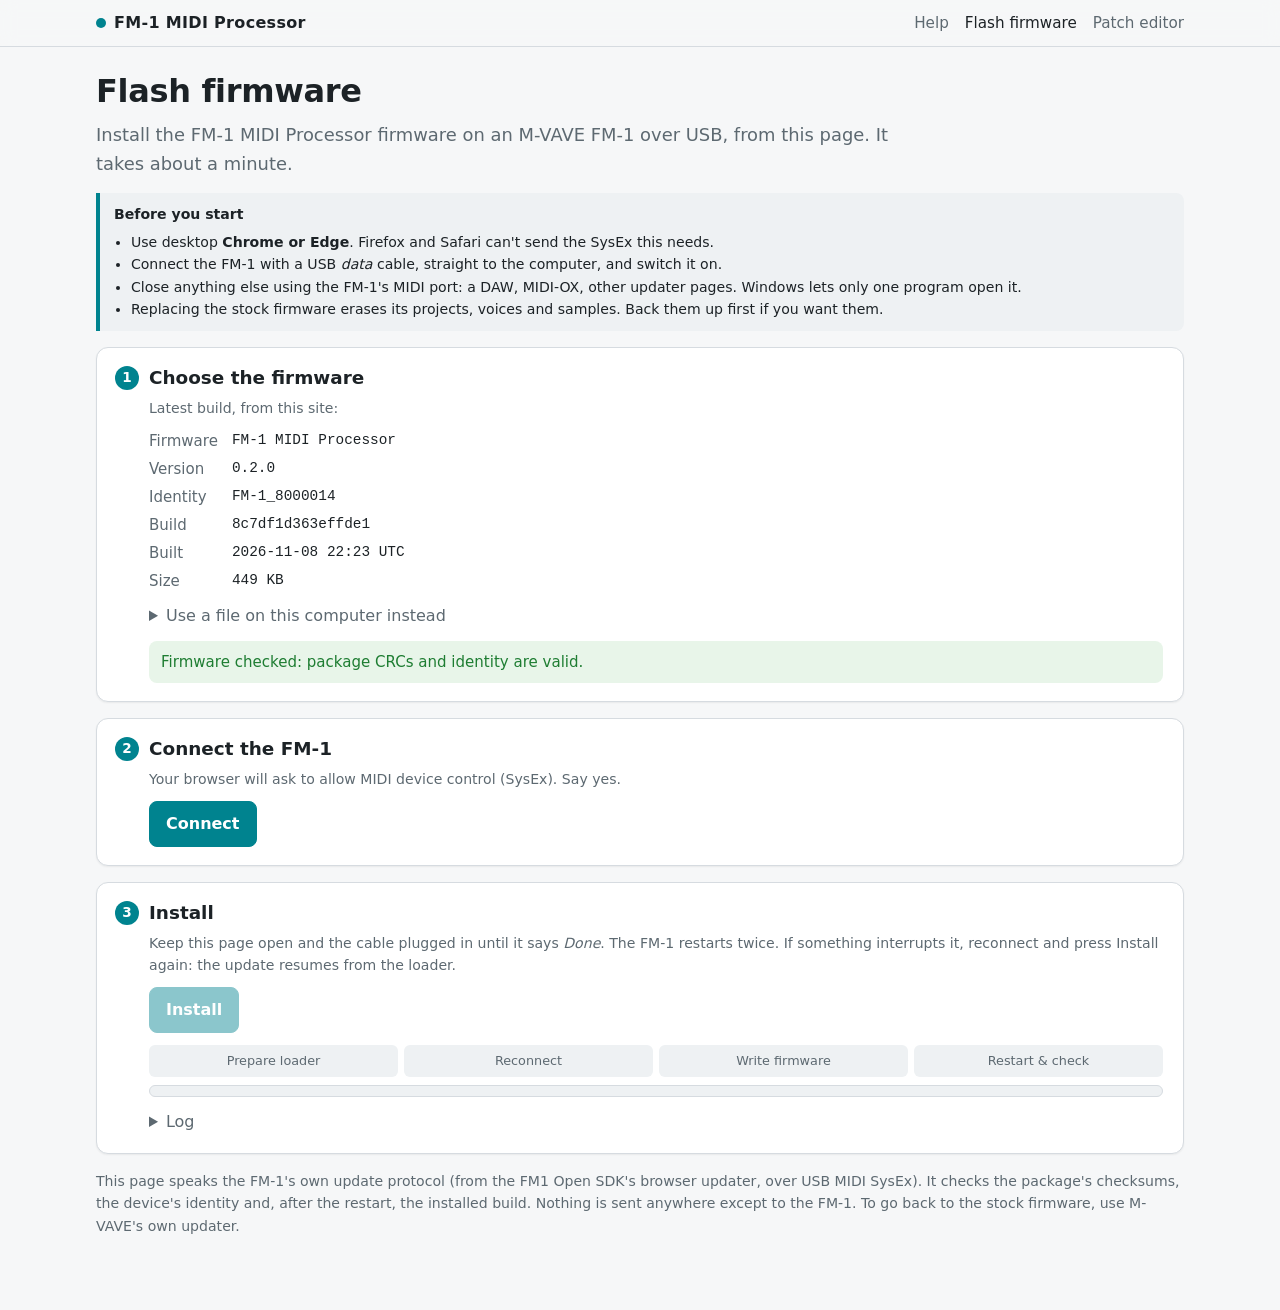
<file: html/flash.html>
<!doctype html>
<!-- SPDX-License-Identifier: GPL-3.0-only WITH GPL-3.0-linking-exception -->
<html lang="en">
<head>
<meta charset="utf-8">
<meta name="viewport" content="width=device-width,initial-scale=1">
<title>Flash FM-1 Firmware</title>
<meta name="description" content="Install the FM-1 MIDI Processor firmware on an M-VAVE FM-1 from the browser, over USB MIDI.">
<link rel="stylesheet" href="site.css">
<style>
.steps { counter-reset: step; }
.step { position: relative; padding-left: 52px; }
.step::before { counter-increment: step; content: counter(step); position: absolute; left: 18px; top: 18px;
  width: 24px; height: 24px; border-radius: 50%; background: var(--accent); color: var(--accent-ink);
  font-weight: 700; font-size: .85rem; display: grid; place-items: center; }
.step h2 { border: 0; margin: 0 0 .4em; padding: 0; font-size: 1.15rem; }
.kv { display: grid; grid-template-columns: max-content minmax(0, 1fr); gap: 4px 14px; font-size: .94rem; margin: .6em 0; }
.kv dt { color: var(--dim); }
.kv dd { margin: 0; overflow-wrap: anywhere; font-family: ui-monospace, Consolas, monospace; font-size: .9rem; }
.row { display: flex; flex-wrap: wrap; gap: 10px; align-items: center; margin-top: 10px; }
.status { padding: 9px 12px; border-radius: 8px; margin-top: 12px; font-size: .94rem; display: none; }
.status.show { display: block; }
.status.ok { background: var(--good-bg); color: var(--good); }
.status.bad { background: var(--bad-bg); color: var(--bad); }
.status.info { background: var(--panel2); color: var(--text); }
.status.warn { background: var(--warn-bg); color: var(--warn); }
.progress { height: 12px; border-radius: 6px; background: var(--panel2); overflow: hidden; border: 1px solid var(--line); }
.progress > div { height: 100%; width: 0; background: var(--accent); transition: width .15s; }
.stages { display: grid; grid-template-columns: repeat(4, minmax(0, 1fr)); gap: 6px; margin: 12px 0 8px; font-size: .8rem; }
.stages span { padding: 6px 4px; text-align: center; border-radius: 6px; background: var(--panel2); color: var(--dim); }
.stages span.active { background: var(--accent); color: var(--accent-ink); font-weight: 600; }
.stages span.done { color: var(--good); }
@media (max-width: 520px) { .stages { grid-template-columns: repeat(2, minmax(0, 1fr)); } }
#log { max-height: 220px; overflow: auto; font-size: .8rem; margin: 8px 0 0; white-space: pre-wrap; }
label.check { display: flex; gap: 8px; align-items: flex-start; margin-top: 10px; font-size: .94rem; }
label.check input { margin-top: 5px; }
input[type=file] { font: inherit; font-size: .9rem; max-width: 100%; }
details summary { cursor: pointer; color: var(--dim); }
</style>
</head>
<body>
<header class="topbar"><div class="inner">
  <a class="brand" href="index.html"><span class="dot"></span>FM-1 MIDI Processor</a>
  <nav><a href="index.html">Help</a><a href="flash.html" aria-current="page">Flash firmware</a><a href="editor.html">Patch editor</a></nav>
</div></header>

<main class="wrap">
<h1>Flash firmware</h1>
<p class="lead">Install the FM-1 MIDI Processor firmware on an M-VAVE FM-1 over USB, from this page. It takes about a minute.</p>

<div class="note warn" id="unsupported" hidden></div>

<div class="note small">
  <strong>Before you start</strong>
  <ul style="margin:.4em 0 0;padding-left:1.2em">
    <li>Use desktop <strong>Chrome or Edge</strong>. Firefox and Safari can't send the SysEx this needs.</li>
    <li>Connect the FM-1 with a USB <em>data</em> cable, straight to the computer, and switch it on.</li>
    <li>Close anything else using the FM-1's MIDI port: a DAW, MIDI-OX, other updater pages. Windows lets only one program open it.</li>
    <li>Replacing the stock firmware erases its projects, voices and samples. Back them up first if you want them.</li>
  </ul>
</div>

<div class="steps">

<section class="card step" id="step-firmware">
  <h2>Choose the firmware</h2>
  <div id="fw-latest">
    <p class="muted small" id="fw-loading">Loading the latest build…</p>
  </div>
  <dl class="kv" id="fw-info" hidden>
    <dt>Firmware</dt><dd id="fw-name"></dd>
    <dt>Version</dt><dd id="fw-version"></dd>
    <dt>Identity</dt><dd id="fw-product"></dd>
    <dt>Build</dt><dd id="fw-build"></dd>
    <dt>Built</dt><dd id="fw-date"></dd>
    <dt>Size</dt><dd id="fw-size"></dd>
  </dl>
  <details style="margin-top:10px">
    <summary>Use a file on this computer instead</summary>
    <p class="small muted">Pick the <code>.fwsc</code> package <em>and</em> its <code>manifest.json</code> or <code>build-identity.json</code> together (Ctrl-click both). The build ID in that file is how the FM-1 confirms the right firmware was installed.</p>
    <input type="file" id="fw-file" multiple accept=".fwsc,.json">
  </details>
  <div class="status" id="fw-status"></div>
</section>

<section class="card step" id="step-device">
  <h2>Connect the FM-1</h2>
  <p class="small muted">Your browser will ask to allow MIDI device control (SysEx). Say yes.</p>
  <div class="row"><button id="connect" class="primary">Connect</button></div>
  <dl class="kv" id="dev-info" hidden>
    <dt>Port</dt><dd id="dev-port"></dd>
    <dt>Running</dt><dd id="dev-identity"></dd>
    <dt>Installed build</dt><dd id="dev-build"></dd>
  </dl>
  <label class="check" id="force-row" hidden>
    <input type="checkbox" id="force">
    <span>Replace the firmware this FM-1 is running. I understand the stock projects, voices and samples may be lost.</span>
  </label>
  <div class="status" id="dev-status"></div>
</section>

<section class="card step" id="step-install">
  <h2>Install</h2>
  <p class="small muted">Keep this page open and the cable plugged in until it says <em>Done</em>. The FM-1 restarts twice. If something interrupts it, reconnect and press Install again: the update resumes from the loader.</p>
  <div class="row"><button id="install" class="primary" disabled>Install</button></div>
  <div class="stages" aria-hidden="true">
    <span data-stage="prepare">Prepare loader</span><span data-stage="reconnect">Reconnect</span>
    <span data-stage="write">Write firmware</span><span data-stage="verify">Restart &amp; check</span>
  </div>
  <div class="progress" role="progressbar" aria-valuemin="0" aria-valuemax="100" aria-valuenow="0" id="bar"><div></div></div>
  <div class="status" id="install-status"></div>
  <details style="margin-top:12px">
    <summary>Log</summary>
    <pre id="log"></pre>
    <div class="row"><button id="save-log">Save log</button></div>
  </details>
</section>

</div>

<p class="small muted">This page speaks the FM-1's own update protocol (from the FM1 Open SDK's browser updater, over USB MIDI SysEx). It checks the package's checksums, the device's identity and, after the restart, the installed build. Nothing is sent anywhere except to the FM-1. To go back to the stock firmware, use M-VAVE's own updater.</p>
</main>

<script>
'use strict';
/* ---------------------------------------------------------------------------
 * FM-1 update protocol, as in src/sdk/WebUpdate.js and tools/fm1_flash.py.
 *
 *   identity (17) -> capability (49) -> arm with size and build id (50)
 *   -> enter loader (F0 22 24 35 7F F7) -> serve image until 0xE0000000
 *   -> device reboots into the loader (identity ota-...)
 *   -> enter loader again -> serve image until 0xF0000000 (Flash write)
 *   -> device reboots into the new firmware -> capability must report the new build.
 *
 * Frames: F0, 7-bit packed [00 59 cmd lenLo lenHi 00 payload... ~sum(payload)], F7.
 * ------------------------------------------------------------------------- */
const FAMILY = 7;
const VENDOR_LOADER_SHA = 'ef1f2db89b011fa53e71df363f0122de0ea896618c53fb53e8da676322004541';
const ENTER_LOADER = [0xF0, 0x22, 0x24, 0x35, 0x7F, 0xF7];
const FINISH_PREPARE = 0xE0000000, FINISH_WRITE = 0xF0000000;
const SUCCESS = [115, 117, 99, 99, 101, 115, 115, 0]; // "success\0"
const T = { idle: 10000, writeIdle: 180000, reconnect: 40000, settle: 600 };
const OPEN_IDENTITY = /^(FM1_OFFICIAL_OPEN|FM1_COMMUNITY_\d+|FM-1_8\d{6})$/;
const PORT_NAME = /fm.?1|felucca|sloop|clipper|ota|sinco|usb.?midi|composite/i;

const $ = id => document.getElementById(id);
const sleep = ms => new Promise(r => setTimeout(r, ms));
const hex = b => Array.from(b, x => x.toString(16).padStart(2, '0')).join('');
const le = (p, at, n) => { let v = 0; for (let i = 0; i < n; i++) v += p[at + i] * 2 ** (i * 8); return v; };
const ascii = p => String.fromCharCode(...p).replace(/\0.*$/s, '');
class FlashError extends Error { constructor(m, code) { super(m); this.code = code; } }
const check = (ok, msg, code) => { if (!ok) throw new FlashError(msg, code); };
async function sha256(bytes) { return hex(new Uint8Array(await crypto.subtle.digest('SHA-256', bytes))); }

/* ---- Package (.fwsc) checks ---------------------------------------------- */
function crc16(bytes) {
  let c = 0;
  for (const b of bytes) { c ^= b << 8; for (let i = 0; i < 8; i++) c = (c & 0x8000 ? (c << 1) ^ 0x1021 : c << 1) & 0xFFFF; }
  return c;
}
function decodeHeader(bytes, key = 0xFFFF) {
  const p = Uint8Array.from(bytes); let k = key;
  for (let i = 0; i < p.length; i++) { p[i] ^= k & 255; k = ((k << 1) ^ (k & 0x8000 ? 0x1021 : 0)) & 0xFFFF; }
  return p;
}
function inspectPackage(raw) {
  check(raw.length >= 1024 && raw.length <= 2097152, 'The package length is invalid.');
  const image = new Uint8Array(raw.length - 20); let product = '', ended = false;
  for (let i = 0; i < 20; i++) {
    image.set(raw.subarray(i * 48, i * 48 + 47), i * 47);
    const marker = raw[i * 48 + 47];
    if (marker === 125) ended = true;
    else { const c = (marker - i - 1) & 255; check(!ended && c >= 32 && c <= 126, 'The package identity is invalid.'); product += String.fromCharCode(c); }
  }
  image.set(raw.subarray(960), 940);
  const head = decodeHeader(image.subarray(0, 64)), count = le(head, 8, 2);
  check(le(head, 0, 2) === crc16(head.subarray(2)) && le(head, 4, 4) === image.length, 'The package header check failed.');
  check(ascii(head.subarray(16, 32)) === 'AC791N' && count > 0 && count <= 12, 'The chip model or package table is invalid.');
  const table = image.subarray(64, 64 + count * 80);
  check(crc16(table) === le(head, 2, 2), 'The package table check failed.');
  const entries = [];
  for (let i = 0; i < count; i++) {
    const e = decodeHeader(table.subarray(i * 80, i * 80 + 80));
    const type = le(e, 0, 2), offset = le(e, 8, 4), size = le(e, 12, 4), stored = le(e, 16, 4), encrypted = le(e, 24, 4);
    const name = ascii(e.subarray(64));
    check(offset >= 64 + count * 80 && offset <= image.length && size <= image.length - offset, 'A package entry is out of range.');
    check(stored >= size && stored <= image.length - offset && (!encrypted || encrypted === stored), 'A package entry size is invalid.');
    const data = image.subarray(offset, offset + size);
    check(encrypted || crc16(data) === le(e, 4, 2), 'Package entry CRC failed: ' + name);
    check(!encrypted || (type !== 0 && type !== 100), 'The main image or loader is encrypted.');
    entries.push({ type, size, data });
  }
  const flash = entries.filter(e => e.type === 0), loader = entries.filter(e => e.type === 100);
  check(flash.length === 1 && flash[0].size >= 16384 && flash[0].size <= 1044480 && flash[0].size % 4096 === 0, 'The Flash image is invalid.');
  check(loader.length === 1 && loader[0].size > 0 && loader[0].size < 32768, 'The loader is missing or invalid.');
  return { product, image, loader: loader[0].data };
}
async function preparePackage(raw, meta, source) {
  check(/^[0-9a-f]{64}$/.test(meta.build_id || ''), 'The build ID is missing or invalid.');
  if (meta.sha256) check(await sha256(raw) === meta.sha256, 'The firmware file does not match its manifest (SHA-256). Reload the page and try again.');
  const pkg = inspectPackage(raw);
  check(OPEN_IDENTITY.test(pkg.product), `The package identity ${pkg.product} is not an Open-based firmware.`);
  if (meta.product) check(meta.product === pkg.product, 'The package identity does not match its manifest.');
  const vendor = await sha256(pkg.loader) === VENDOR_LOADER_SHA;
  return { ...pkg, build_id: meta.build_id, bytes: raw.length, source, built: meta.built || '', version: meta.version || '',
    name: meta.name || source, loaderIdentity: vendor ? 'ota-FM-1_015' : 'ota-FM1C_' + meta.build_id.slice(0, 16) };
}

/* ---- Frames --------------------------------------------------------------- */
function pack7(bytes) {
  const out = []; let bits = 0, value = 0;
  for (const b of bytes) { value |= b << bits; bits += 8; while (bits >= 7) { out.push(value & 127); value >>>= 7; bits -= 7; } }
  if (bits) out.push(value & 127);
  return out;
}
function frame(command, payload = []) {
  check(payload.length <= 520, 'Frame payload too long.');
  let sum = 0; for (const b of payload) sum = (sum + b) & 255;
  return Uint8Array.from([0xF0, ...pack7([0, 89, command, payload.length & 255, payload.length >> 8, 0, ...payload, (~sum) & 255]), 0xF7]);
}
function parse(bytes) {
  if (!bytes || bytes.length < 10 || bytes.length > 608 || bytes[0] !== 0xF0 || bytes[bytes.length - 1] !== 0xF7) return null;
  const raw = []; let bits = 0, value = 0;
  for (let i = 1; i < bytes.length - 1; i++) {
    if (bytes[i] > 127) return null;
    value |= bytes[i] << bits; bits += 7;
    if (bits >= 8) { raw.push(value & 255); value >>>= 8; bits -= 8; }
  }
  if (bits >= 7 || value || raw.length < 7 || raw[0] !== 0 || raw[1] !== 89 || le(raw, 3, 3) !== raw.length - 7) return null;
  let sum = 0; for (let i = 6; i < raw.length; i++) sum = (sum + raw[i]) & 255;
  return sum === 255 ? { command: raw[2], data: Uint8Array.from(raw.slice(6, -1)) } : null;
}

/* ---- MIDI link ------------------------------------------------------------ */
async function withTimeout(promise, ms, message) {
  let timer;
  try { return await Promise.race([promise, new Promise((_, rej) => { timer = setTimeout(() => rej(new FlashError(message, 'PORT_TIMEOUT')), ms); })]); }
  finally { clearTimeout(timer); }
}
class Link {
  constructor(input, output) {
    this.input = input; this.output = output; this.queue = []; this.waiter = null; this.closed = false;
    this.name = input.name || '?';
    this.receive = ev => {
      const p = parse(ev.data); if (!p || this.closed) return;
      if (this.queue.length < 64) this.queue.push(p);
      if (this.waiter) this.waiter();
    };
    input.addEventListener('midimessage', this.receive);
  }
  get lost() { return this.closed || this.input.state === 'disconnected' || this.output.state === 'disconnected'; }
  send(bytes) { check(!this.lost, 'The USB connection was lost.'); this.output.send(bytes); }
  async read(ms) {
    if (!this.queue.length && !this.lost) await new Promise(resolve => {
      const done = () => { clearTimeout(timer); this.waiter = null; resolve(); };
      const timer = setTimeout(done, ms); this.waiter = done;
    });
    return this.queue.shift() || null;
  }
  async query(command, payload = [], ms = 1500) {
    this.queue.length = 0; this.send(frame(command, payload));
    const until = Date.now() + ms;
    while (Date.now() < until) {
      const r = await this.read(Math.min(250, until - Date.now()));
      if (r && r.command === command) return r.data;
      check(!this.lost, 'The USB connection was lost.');
    }
    throw new FlashError('The device did not answer.', 'TIMEOUT');
  }
  async close() {
    if (this.closed) return;
    this.closed = true; this.input.removeEventListener('midimessage', this.receive);
    if (this.waiter) this.waiter();
    await Promise.allSettled([withTimeout(this.input.close(), 3000, 'close'), withTimeout(this.output.close(), 3000, 'close')]);
  }
}
function portPairs(access) {
  const ins = [...access.inputs.values()].filter(p => p.state === 'connected');
  const outs = [...access.outputs.values()].filter(p => p.state === 'connected');
  return ins.filter(p => PORT_NAME.test(p.name || '')).flatMap(input => {
    const named = outs.filter(o => o.name === input.name);
    const exact = named.filter(o => (o.manufacturer || '') === (input.manufacturer || ''));
    const found = exact.length === 1 ? exact : named.length === 1 ? named : [];
    return found.length === 1 ? [{ input, output: found[0] }] : [];
  });
}
async function openPair(pair) {
  try {
    await withTimeout(pair.input.open(), 5000, 'Opening the MIDI port timed out. Close other MIDI programs and try again.');
    await withTimeout(pair.output.open(), 5000, 'Opening the MIDI port timed out. Close other MIDI programs and try again.');
  } catch (e) {
    await Promise.allSettled([pair.input.close(), pair.output.close()]);
    throw e;
  }
  const link = new Link(pair.input, pair.output);
  try {
    let reply;
    for (let attempt = 0; attempt < 2 && !reply; attempt++) {
      try { reply = await link.query(17, [], 750); }
      catch (e) { if (e.code !== 'TIMEOUT' || attempt || link.lost) throw e; }
    }
    check(reply.length === 27 && /^[\x20-\x7e]{1,27}$/.test(ascii(reply)), 'The device sent an invalid identity reply.');
    return { link, identity: ascii(reply) };
  } catch (e) { await link.close(); throw e; }
}
async function discover(access) {
  const pairs = portPairs(access), found = []; let lastError = null;
  check(pairs.length <= 16, 'Too many MIDI ports. Disconnect other MIDI devices and try again.');
  for (const pair of pairs) {
    try { found.push(await openPair(pair)); }
    catch (e) { lastError = e; log(`  ${pair.input.name}: ${e.message}`); }
  }
  if (found.length > 1) {
    await Promise.allSettled(found.map(d => d.link.close()));
    throw new FlashError('More than one device answered. Connect only one FM-1.', 'AMBIGUOUS');
  }
  if (found.length) return found[0];
  if (lastError && lastError.code === 'PORT_TIMEOUT') throw lastError;
  return null;
}
function capability(data) {
  check(data.length === 47 && ascii(data.subarray(0, 4)) === 'FMC1' && data[4] === 1 && data[5] <= 7
    && le(data, 8, 2) === 512 && le(data, 10, 4) === 1048576, 'The device update protocol does not match.');
  check(data[7] === 1, 'The device uses an unknown loader.');
  return { family: data[5], state: data[6], build: hex(data.subarray(14, 46)), error: data[46] };
}

/* ---- Update --------------------------------------------------------------- */
let access = null, pkg = null, link = null, device = null, busy = false;

async function serve(image, finish, idle, stage, from, to) {
  const covered = new Uint8Array(Math.ceil(image.length / 8));
  const started = Date.now(); let last = started, total = 0;
  for (;;) {
    check(Date.now() - started < Math.max(idle * 3, 120000), 'The update took too long.');
    check(Date.now() - last < idle, 'The device stopped requesting data.');
    const packet = await link.read(250);
    if (!packet) { check(!link.lost, 'The USB connection was lost. Reconnect and press Install to resume.'); continue; }
    if (packet.command !== 48 || packet.data.length !== 8) continue;
    const p = packet.data, address = le(p, 1, 4), count = le(p, 5, 3);
    check(count > 0 && count <= 512, 'The device requested an invalid length.');
    if (address === FINISH_PREPARE || address === FINISH_WRITE) {
      check(address === finish && count === 8, 'The device is in an unexpected update phase.');
      link.send(frame(48, [...p, ...SUCCESS]));
      const end = Date.now() + T.settle;   // answer repeated finish requests before letting go
      while (Date.now() < end && !link.lost) {
        const again = await link.read(Math.min(100, end - Date.now()));
        if (again && again.command === 48 && again.data.length === 8 && le(again.data, 1, 4) === finish)
          link.send(frame(48, [...again.data, ...SUCCESS]));
      }
      progress(to);
      return;
    }
    check(address <= image.length && count <= image.length - address, 'The device read past the end of the image.');
    last = Date.now();
    link.send(frame(48, [...p, ...image.subarray(address, address + count)]));
    for (let i = address; i < address + count; i++) {
      const bit = 1 << (i & 7);
      if (!(covered[i >> 3] & bit)) { covered[i >> 3] |= bit; total++; }
    }
    progress(from + (to - from) * Math.min(1, total / image.length));
  }
}
async function waitFor(identity, anyLoader) {
  const end = Date.now() + T.reconnect;
  while (Date.now() < end) {
    let found = null;
    try { found = await discover(access); } catch (e) { if (e.code === 'AMBIGUOUS') throw e; }
    if (found) {
      if (found.identity === identity || (anyLoader && /^ota-/i.test(found.identity))) { link = found.link; return found.identity; }
      await found.link.close();
    }
    await sleep(T.settle);
  }
  throw new FlashError(`The device did not come back as ${identity} within ${T.reconnect / 1000} s. Replug USB, press Connect, then Install: it resumes from the loader.`);
}
async function closeLink() { if (link) { const l = link; link = null; await l.close(); } }

async function connect() {
  if (busy) return;
  setStatus('dev-status', '', ''); $('dev-info').hidden = true; device = null; updateInstall();
  try {
    if (!access) {
      check(navigator.requestMIDIAccess, 'This browser has no Web MIDI. Use desktop Chrome or Edge.');
      try { access = await navigator.requestMIDIAccess({ sysex: true }); }
      catch (e) { throw new FlashError('MIDI access was refused. Allow "MIDI device control" for this site (the icon in the address bar) and press Connect again.'); }
    }
    await closeLink();
    setStatus('dev-status', 'info', 'Looking for the FM-1…');
    log('Connect: ports ' + [...access.inputs.values()].filter(p => p.state === 'connected').map(p => p.name).join(', '));
    const found = await discover(access);
    if (!found) {
      const any = [...access.inputs.values()].some(p => p.state === 'connected');
      throw new FlashError(any
        ? 'Found MIDI ports, but no FM-1 answered. Close other MIDI programs and updater pages, replug USB and try again.'
        : 'No MIDI devices found. Connect the FM-1 by USB, switch it on and press Connect again.');
    }
    link = found.link;
    device = { identity: found.identity, port: link.name, mode: null, build: null, family: FAMILY };
    log(`Device: ${device.identity} on "${device.port}"`);
    $('dev-port').textContent = device.port;
    $('dev-identity').textContent = device.identity;
    $('dev-build').textContent = '—';
    $('dev-info').hidden = false;
    if (/^ota-/i.test(device.identity)) {
      device.mode = 'loader';
      setStatus('dev-status', 'warn', 'The FM-1 is in its update loader, probably from an interrupted update. Press Install to finish it.');
    } else if (OPEN_IDENTITY.test(device.identity)) {
      let cap = null;
      try { cap = capability(await link.query(49)); } catch (e) { if (e.code !== 'TIMEOUT') throw e; }
      if (!cap) { device.mode = 'legacy'; device.force = true; }
      else {
        check(cap.state === 0, 'The device is busy with another update. Restart it and try again.');
        device.mode = 'tagged'; device.build = cap.build; device.family = cap.family;
        device.force = cap.family !== FAMILY;
        $('dev-build').textContent = cap.build.slice(0, 16);
      }
      if (device.force)
        setStatus('dev-status', 'warn', 'Connected. This FM-1 runs other Open-based firmware. Tick the box below to replace it.');
      else if (pkg && cap.build === pkg.build_id)
        setStatus('dev-status', 'ok', 'Connected. This FM-1 already runs this build, so there is nothing to install.');
      else
        setStatus('dev-status', 'ok', 'Connected. Ready to install.');
    } else {
      device.mode = 'legacy'; device.force = true;
      setStatus('dev-status', 'warn', `Connected. This FM-1 runs ${device.identity === 'FM-1_015' ? 'the stock M-VAVE V15 firmware' : device.identity}. Tick the box below to replace it.`);
    }
    $('force-row').hidden = !device.force;
  } catch (e) {
    await closeLink().catch(() => {});
    setStatus('dev-status', 'bad', e.message); log('Error: ' + e.message);
  }
  updateInstall();
}

async function install() {
  if (busy || !pkg || !device || !link) return;
  busy = true; updateInstall();
  setStatus('install-status', 'info', 'Installing. Keep this page open and the cable plugged in.');
  progress(0); stages(null);
  const started = Date.now();
  try {
    const reply = await link.query(17);
    check(ascii(reply) === device.identity, 'The device identity changed. Press Connect again.');
    if (device.mode !== 'loader') {
      check(!device.force || $('force').checked, 'Tick the box to confirm replacing the current firmware.');
      if (device.mode === 'tagged') {
        const cap = capability(await link.query(49));
        check(cap.state === 0, 'The device is busy with another update.');
        check(cap.build !== pkg.build_id, 'The device already runs this build.');
        const n = pkg.image.length, tag = pkg.build_id.match(/../g).map(s => parseInt(s, 16));
        const ack = await link.query(50, [1, cap.family, n & 255, (n >>> 8) & 255, (n >>> 16) & 255, (n >>> 24) & 255, ...tag]);
        check(ack.length === 1 && ack[0] === 0, 'The device refused this package.');
      }
      stages('prepare'); log('Preparing the loader…');
      link.queue.length = 0; link.send(ENTER_LOADER);
      await serve(pkg.image, FINISH_PREPARE, T.idle, 'prepare', 0, 20);
      await closeLink();
      stages('reconnect'); log('Waiting for the loader to reconnect…');
      const id = await waitFor(pkg.loaderIdentity, device.mode === 'legacy');
      log('Loader: ' + id);
    }
    stages('write'); log('Writing the firmware…');
    link.queue.length = 0; link.send(ENTER_LOADER);
    await serve(pkg.image, FINISH_WRITE, T.writeIdle, 'write', 20, 97);
    await closeLink();
    stages('verify'); log('Waiting for the FM-1 to restart…');
    await waitFor(pkg.product, false);
    const cap = capability(await link.query(49));
    check(cap.family === FAMILY && cap.build === pkg.build_id && cap.state === 0,
      `The FM-1 restarted, but reports build ${cap.build.slice(0, 16)} instead of ${pkg.build_id.slice(0, 16)}.`);
    progress(100); stages('done');
    const secs = Math.round((Date.now() - started) / 1000);
    log(`Done in ${secs} s. Build ${cap.build.slice(0, 16)}.`);
    setStatus('install-status', 'ok', `Done in ${secs} s. The FM-1 runs build ${cap.build.slice(0, 16)}. The MIDI monitor should be on its screen.`);
    device.mode = 'tagged'; device.build = cap.build; device.identity = pkg.product; device.force = false;
    $('dev-identity').textContent = pkg.product; $('dev-build').textContent = cap.build.slice(0, 16);
    $('force-row').hidden = true;
    setStatus('dev-status', 'ok', 'Connected. This FM-1 runs this build.');
  } catch (e) {
    log('Error: ' + e.message);
    setStatus('install-status', 'bad', e.message + (e.message.includes('resume') ? '' : ' If the FM-1 shows the loader, press Connect, then Install to resume.'));
    device = null;
  } finally {
    await closeLink().catch(() => {});
    busy = false; updateInstall();
  }
}

/* ---- UI ------------------------------------------------------------------- */
function setStatus(id, kind, text) {
  const el = $(id); el.className = 'status' + (text ? ' show ' + kind : ''); el.textContent = text;
}
function log(text) {
  const el = $('log'); el.textContent += `[${new Date().toLocaleTimeString()}] ${text}\n`; el.scrollTop = el.scrollHeight;
}
function progress(pct) {
  pct = Math.max(0, Math.min(100, pct));
  $('bar').firstElementChild.style.width = pct + '%'; $('bar').setAttribute('aria-valuenow', Math.round(pct));
}
const STAGES = ['prepare', 'reconnect', 'write', 'verify'];
function stages(current) {
  const at = current === 'done' ? STAGES.length : STAGES.indexOf(current);
  document.querySelectorAll('.stages span').forEach((el, i) => {
    el.className = i < at ? 'done' : i === at ? 'active' : '';
  });
}
function updateInstall() {
  const same = device && device.mode === 'tagged' && pkg && device.build === pkg.build_id;
  const needForce = device && device.force && device.mode !== 'loader' && !$('force').checked;
  $('install').disabled = busy || !pkg || !device || !link || same || needForce;
  $('connect').disabled = busy;
  $('fw-file').disabled = busy;
}
function showPackage(p) {
  pkg = p;
  $('fw-name').textContent = p.name;
  $('fw-version').textContent = p.version || '—';
  $('fw-product').textContent = p.product;
  $('fw-build').textContent = p.build_id.slice(0, 16);
  $('fw-date').textContent = p.built || '—';
  $('fw-size').textContent = (p.bytes / 1024).toFixed(0) + ' KB';
  $('fw-info').hidden = false;
  setStatus('fw-status', 'ok', 'Firmware checked: package CRCs and identity are valid.');
  if (device && device.mode === 'tagged' && !device.force) {
    if (device.build === p.build_id) setStatus('dev-status', 'ok', 'Connected. This FM-1 already runs this build, so there is nothing to install.');
    else setStatus('dev-status', 'ok', 'Connected. Ready to install.');
  }
  updateInstall();
}
async function loadLatest() {
  try {
    const res = await fetch('firmware/manifest.json', { cache: 'no-cache' });
    check(res.ok, 'No firmware manifest found next to this page.');
    const meta = await res.json();
    check(meta.schema === 1 && typeof meta.file === 'string' && /^[\w.-]+$/.test(meta.file), 'The firmware manifest is invalid.');
    const bin = await fetch('firmware/' + meta.file, { cache: 'no-cache' });
    check(bin.ok, 'The firmware file is missing.');
    const raw = new Uint8Array(await bin.arrayBuffer());
    check(!meta.bytes || raw.length === meta.bytes, 'The firmware file has the wrong size.');
    $('fw-loading').textContent = 'Latest build, from this site:';
    showPackage(await preparePackage(raw, meta, meta.file));
    log(`Firmware: ${meta.file}, build ${meta.build_id.slice(0, 16)}, ${raw.length} bytes`);
  } catch (e) {
    $('fw-loading').textContent = location.protocol === 'file:'
      ? 'This page was opened as a file, so it can\'t load the latest build. Pick the files below, or serve the folder (python -m http.server).'
      : 'Couldn\'t load the latest build: ' + e.message + ' Pick a file below instead.';
    $('fw-file').closest('details').open = true;
  }
}
$('fw-file').addEventListener('change', async ev => {
  const files = [...ev.target.files];
  try {
    const fw = files.find(f => /\.fwsc$/i.test(f.name));
    const js = files.find(f => /\.json$/i.test(f.name));
    check(fw, 'Pick a .fwsc firmware package.');
    check(js, 'Also pick its manifest.json or build-identity.json (select both files together).');
    const meta = JSON.parse(await js.text());
    const raw = new Uint8Array(await fw.arrayBuffer());
    if (meta.file && meta.file !== fw.name) delete meta.sha256;  // a manifest for another file: use only its build ID
    $('fw-loading').textContent = 'File from this computer:';
    showPackage(await preparePackage(raw, { ...meta, name: fw.name }, fw.name));
    log(`Firmware: ${fw.name}, build ${meta.build_id.slice(0, 16)}, ${raw.length} bytes`);
  } catch (e) {
    setStatus('fw-status', 'bad', e instanceof SyntaxError ? 'That JSON file could not be read.' : e.message);
  }
});
$('connect').addEventListener('click', connect);
$('install').addEventListener('click', install);
$('force').addEventListener('change', updateInstall);
$('save-log').addEventListener('click', () => {
  const a = document.createElement('a');
  a.href = URL.createObjectURL(new Blob([$('log').textContent], { type: 'text/plain' }));
  a.download = 'fm1-flash-log.txt'; a.click(); setTimeout(() => URL.revokeObjectURL(a.href), 1000);
});
addEventListener('beforeunload', ev => { if (busy) { ev.preventDefault(); ev.returnValue = ''; } });

if (!navigator.requestMIDIAccess || !window.isSecureContext && location.protocol !== 'file:') {
  const n = $('unsupported'); n.hidden = false;
  n.textContent = !navigator.requestMIDIAccess
    ? 'This browser has no Web MIDI, so it can\'t flash the FM-1. Open this page in desktop Chrome or Edge.'
    : 'Web MIDI needs a secure (https) page. Open this page from its https address.';
  $('connect').disabled = true;
}
loadLatest();
</script>
</body>
</html>
</file>
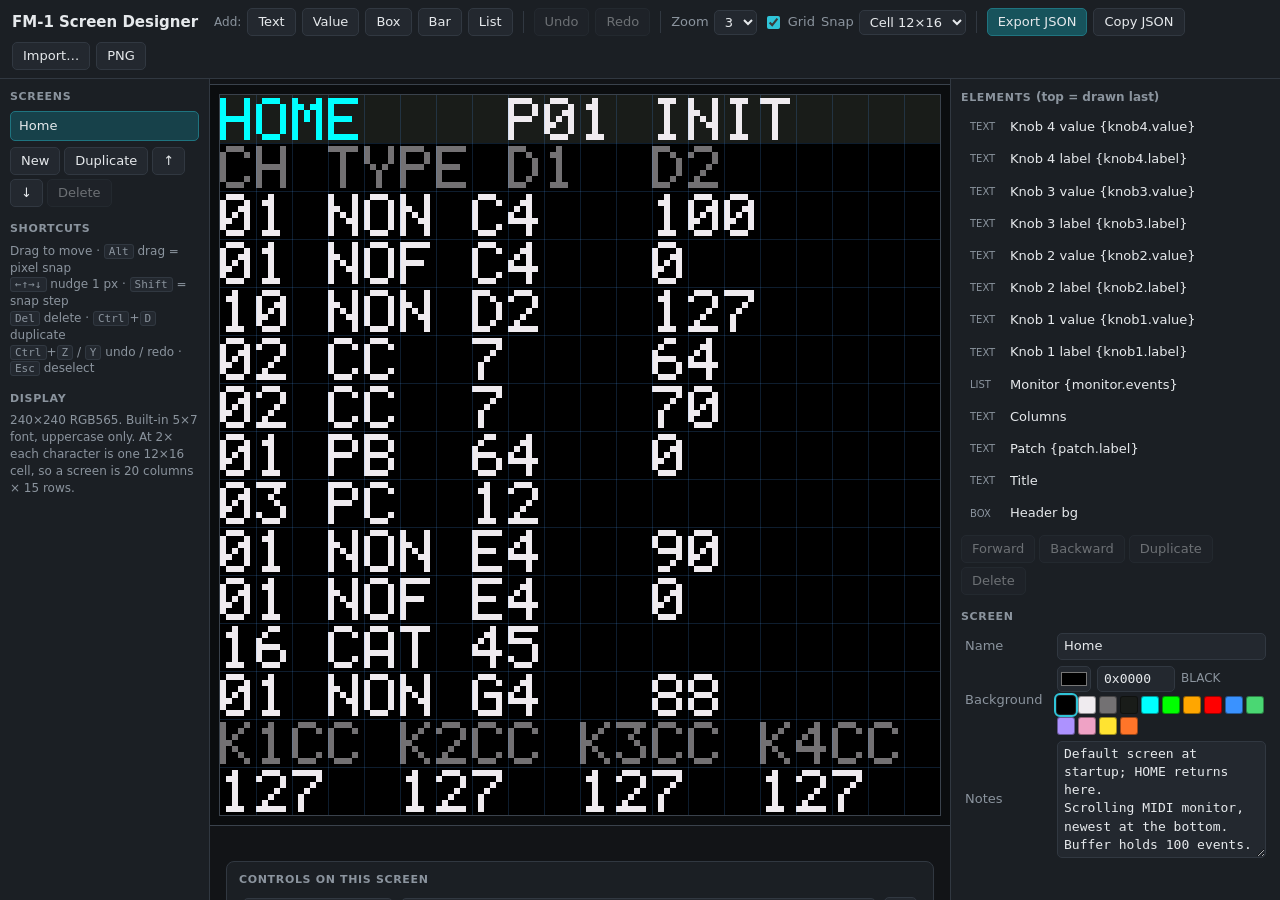
<file: tools/screen-designer.html>
<!doctype html>
<html lang="en">
<head>
<meta charset="utf-8">
<meta name="viewport" content="width=device-width, initial-scale=1">
<title>FM-1 Screen Designer</title>
<style>
:root {
  --bg: #121417; --panel: #1b1f24; --panel2: #23282f; --line: #313841;
  --text: #e6e9ec; --dim: #8b949e; --accent: #2fc4d8; --danger: #e5534b; --warn: #d29922;
}
* { box-sizing: border-box; }
html, body { margin: 0; height: 100%; background: var(--bg); color: var(--text);
  font: 13px/1.4 system-ui, -apple-system, "Segoe UI", sans-serif; }
button, select, input, textarea { font: inherit; color: var(--text); background: var(--panel2);
  border: 1px solid var(--line); border-radius: 5px; }
button { padding: 4px 10px; cursor: pointer; white-space: nowrap; }
button:hover { border-color: var(--accent); }
button.primary { background: #17535c; border-color: #1f7480; }
button.danger:hover { border-color: var(--danger); color: var(--danger); }
button:disabled { opacity: .4; cursor: default; }
input[type=text], input[type=number], select, textarea { padding: 3px 6px; width: 100%; }
input[type=number] { width: 72px; }
input[type=checkbox] { accent-color: var(--accent); }
textarea { resize: vertical; min-height: 54px; font-family: ui-monospace, Consolas, monospace; }
.app { display: grid; grid-template-rows: auto 1fr; height: 100vh; }
header { display: flex; flex-wrap: wrap; gap: 6px; align-items: center; padding: 8px 12px;
  background: var(--panel); border-bottom: 1px solid var(--line); }
header h1 { font-size: 15px; margin: 0 10px 0 0; font-weight: 600; }
header .sep { width: 1px; height: 22px; background: var(--line); margin: 0 4px; }
header label { display: flex; align-items: center; gap: 5px; color: var(--dim); }
header select { width: auto; }
.main { display: grid; grid-template-columns: 210px 1fr 330px; min-height: 0; }
aside, .center { min-height: 0; overflow: auto; }
aside { background: var(--panel); padding: 10px; }
aside.left { border-right: 1px solid var(--line); }
aside.right { border-left: 1px solid var(--line); }
h2 { font-size: 11px; text-transform: uppercase; letter-spacing: .06em; color: var(--dim);
  margin: 14px 0 6px; font-weight: 600; }
h2:first-child { margin-top: 0; }
.list { display: flex; flex-direction: column; gap: 2px; }
.list .item { display: flex; align-items: center; gap: 6px; padding: 5px 8px; border-radius: 5px;
  cursor: pointer; border: 1px solid transparent; }
.list .item:hover { background: var(--panel2); }
.list .item.active { background: #17414a; border-color: #1f7480; }
.list .item .kind { font-size: 10px; color: var(--dim); width: 34px; flex: none; text-transform: uppercase; }
.list .item .nm { overflow: hidden; text-overflow: ellipsis; white-space: nowrap; flex: 1; }
.list .item .warn { color: var(--warn); }
.row-buttons { display: flex; flex-wrap: wrap; gap: 4px; margin-top: 6px; }
.center { padding: 16px; display: flex; flex-direction: column; align-items: center; gap: 14px; }
.stage { position: relative; background: #000; box-shadow: 0 0 0 1px #3a424c, 0 0 0 10px #0b0d0f, 0 0 0 11px #3a424c; }
canvas#view { display: block; cursor: default; image-rendering: pixelated; }
.status { color: var(--dim); font-family: ui-monospace, Consolas, monospace; font-size: 12px; min-height: 18px; }
.section { width: 100%; max-width: 760px; background: var(--panel); border: 1px solid var(--line);
  border-radius: 8px; padding: 10px 12px; }
.section h2 { margin-top: 0; }
table { width: 100%; border-collapse: collapse; }
td { padding: 3px 4px; vertical-align: middle; }
td.lbl { color: var(--dim); width: 96px; white-space: nowrap; }
.props td.lbl { width: 92px; }
.inline { display: flex; align-items: center; gap: 6px; flex-wrap: wrap; }
.swatches { display: flex; flex-wrap: wrap; gap: 3px; margin-top: 4px; }
.swatch { width: 18px; height: 18px; border-radius: 3px; border: 1px solid #0006; cursor: pointer; padding: 0; }
.swatch.on { outline: 2px solid var(--accent); outline-offset: 1px; }
input[type=color] { width: 34px; height: 26px; padding: 1px; }
.hex { width: 78px !important; font-family: ui-monospace, Consolas, monospace; }
.hint { color: var(--dim); font-size: 12px; }
.warnbox { margin-top: 8px; padding: 6px 8px; border: 1px solid #5c4813; background: #2a2210;
  color: #e3b341; border-radius: 5px; font-size: 12px; }
.warnbox:empty { display: none; }
.controls-table select { width: 150px; }
.controls-table td:first-child { width: 1%; white-space: nowrap; }
.controls-table td:first-child input { width: 150px; }
.saved { color: var(--dim); font-size: 12px; margin-left: auto; }
kbd { font-family: ui-monospace, Consolas, monospace; font-size: 11px; padding: 0 4px; border: 1px solid var(--line);
  border-radius: 3px; background: var(--panel2); }
@media (max-width: 1100px) { .main { grid-template-columns: 180px 1fr 290px; } }
</style>
</head>
<body>
<div class="app">
  <header>
    <h1>FM-1 Screen Designer</h1>
    <span class="hint">Add:</span>
    <button data-add="text" title="Static text">Text</button>
    <button data-add="value" title="Text bound to live data">Value</button>
    <button data-add="rect" title="Filled or outlined box">Box</button>
    <button data-add="bar" title="Meter / value bar">Bar</button>
    <button data-add="list" title="Rows of text, e.g. MIDI monitor or menu">List</button>
    <span class="sep"></span>
    <button id="undo" title="Undo (Ctrl+Z)">Undo</button>
    <button id="redo" title="Redo (Ctrl+Y)">Redo</button>
    <span class="sep"></span>
    <label>Zoom <select id="zoom"><option>2</option><option>3</option><option>4</option></select></label>
    <label><input type="checkbox" id="grid"> Grid</label>
    <label>Snap <select id="snap">
      <option value="cell">Cell 12×16</option><option value="half">Half 6×8</option><option value="pixel">Pixel</option>
    </select></label>
    <span class="sep"></span>
    <button id="export" class="primary" title="Download all screens as JSON">Export JSON</button>
    <button id="copy" title="Copy all screens as JSON">Copy JSON</button>
    <button id="import" title="Add screens from an exported JSON file">Import…</button>
    <button id="png" title="Download the current screen as a 3× PNG">PNG</button>
    <input type="file" id="importFile" accept=".json,application/json" hidden>
    <span class="saved" id="saved"></span>
  </header>
  <div class="main">
    <aside class="left">
      <h2>Screens</h2>
      <div class="list" id="screenList"></div>
      <div class="row-buttons">
        <button id="screenNew">New</button>
        <button id="screenDup">Duplicate</button>
        <button id="screenUp" title="Move up">↑</button>
        <button id="screenDown" title="Move down">↓</button>
        <button id="screenDel" class="danger">Delete</button>
      </div>
      <h2>Shortcuts</h2>
      <div class="hint">
        Drag to move · <kbd>Alt</kbd> drag = pixel snap<br>
        <kbd>←↑→↓</kbd> nudge 1 px · <kbd>Shift</kbd> = snap step<br>
        <kbd>Del</kbd> delete · <kbd>Ctrl</kbd>+<kbd>D</kbd> duplicate<br>
        <kbd>Ctrl</kbd>+<kbd>Z</kbd> / <kbd>Y</kbd> undo / redo · <kbd>Esc</kbd> deselect
      </div>
      <h2>Display</h2>
      <div class="hint">240×240 RGB565. Built-in 5×7 font, uppercase only. At 2× each character is one 12×16 cell, so a screen is 20 columns × 15 rows.</div>
    </aside>
    <div class="center">
      <div class="stage"><canvas id="view"></canvas></div>
      <div class="status" id="status">&nbsp;</div>
      <div class="section">
        <h2>Controls on this screen</h2>
        <table class="controls-table" id="controlsTable"></table>
        <div class="row-buttons"><button id="controlAdd">Add control</button></div>
      </div>
    </div>
    <aside class="right">
      <h2>Elements <span class="hint" style="text-transform:none;letter-spacing:0">(top = drawn last)</span></h2>
      <div class="list" id="layerList"></div>
      <div class="row-buttons" id="layerButtons">
        <button id="layerUp" title="Bring forward">Forward</button>
        <button id="layerDown" title="Send backward">Backward</button>
        <button id="layerDup">Duplicate</button>
        <button id="layerDel" class="danger">Delete</button>
      </div>
      <h2 id="propsTitle">Screen</h2>
      <table class="props" id="props"></table>
      <div class="warnbox" id="warnings"></div>
    </aside>
  </div>
</div>
<script>
'use strict';
/* ---------- Firmware font: identical to app/screen.c ---------- */
const FONT = [
  [0x3e,0x51,0x49,0x45,0x3e],[0,0x42,0x7f,0x40,0],[0x42,0x61,0x51,0x49,0x46],
  [0x21,0x41,0x45,0x4b,0x31],[0x18,0x14,0x12,0x7f,0x10],[0x27,0x45,0x45,0x45,0x39],
  [0x3c,0x4a,0x49,0x49,0x30],[0x01,0x71,0x09,0x05,0x03],[0x36,0x49,0x49,0x49,0x36],
  [0x06,0x49,0x49,0x29,0x1e],[0x7e,0x11,0x11,0x11,0x7e],[0x7f,0x49,0x49,0x49,0x36],
  [0x3e,0x41,0x41,0x41,0x22],[0x7f,0x41,0x41,0x22,0x1c],[0x7f,0x49,0x49,0x49,0x41],
  [0x7f,0x09,0x09,0x09,0x01],[0x3e,0x41,0x49,0x49,0x7a],[0x7f,0x08,0x08,0x08,0x7f],
  [0,0x41,0x7f,0x41,0],[0x20,0x40,0x41,0x3f,0x01],[0x7f,0x08,0x14,0x22,0x41],
  [0x7f,0x40,0x40,0x40,0x40],[0x7f,0x02,0x0c,0x02,0x7f],[0x7f,0x04,0x08,0x10,0x7f],
  [0x3e,0x41,0x41,0x41,0x3e],[0x7f,0x09,0x09,0x09,0x06],[0x3e,0x41,0x51,0x21,0x5e],
  [0x7f,0x09,0x19,0x29,0x46],[0x46,0x49,0x49,0x49,0x31],[0x01,0x01,0x7f,0x01,0x01],
  [0x3f,0x40,0x40,0x40,0x3f],[0x1f,0x20,0x40,0x20,0x1f],[0x3f,0x40,0x38,0x40,0x3f],
  [0x63,0x14,0x08,0x14,0x63],[0x07,0x08,0x70,0x08,0x07],[0x61,0x51,0x49,0x45,0x43]];
const PUNCT = [
  [45,8,8,8,8,8],[47,0x60,0x18,6,1,0],[43,8,8,0x3e,8,8],[35,0x14,0x7f,0x14,0x7f,0x14],
  [37,0x63,0x13,8,0x64,0x63],[62,0x41,0x22,0x14,8,0],[63,2,1,0x51,9,6],[33,0,0,0x5f,0,0],
  [34,0,7,0,7,0],[36,0x24,0x2a,0x7f,0x2a,0x12],[38,0x36,0x49,0x55,0x22,0x50],[39,0,5,3,0,0],
  [40,0,0x1c,0x22,0x41,0],[41,0,0x41,0x22,0x1c,0],[42,0x14,8,0x3e,8,0x14],[44,0,0x50,0x30,0,0],
  [46,0,0x60,0x60,0,0],[58,0,0x36,0x36,0,0],[59,0,0x56,0x36,0,0],[60,8,0x14,0x22,0x41,0],
  [61,0x14,0x14,0x14,0x14,0x14],[64,0x32,0x49,0x79,0x41,0x3e],[91,0,0x7f,0x41,0x41,0],
  [92,1,6,0x18,0x60,0],[93,0,0x41,0x41,0x7f,0],[94,4,2,1,2,4],[95,0x40,0x40,0x40,0x40,0x40],
  [96,0,1,2,4,0],[123,0,8,0x36,0x41,0],[124,0,0,0x7f,0,0],[125,0,0x41,0x36,8,0],[126,8,4,8,0x10,8]];
const PUNCT_MAP = new Map(PUNCT.map(p => [p[0], p.slice(1)]));
const BLANK = [0,0,0,0,0];
function glyph(ch) {
  const c = ch.toUpperCase().charCodeAt(0);
  if (c >= 48 && c <= 57) return FONT[c - 48];
  if (c >= 65 && c <= 90) return FONT[10 + c - 65];
  return PUNCT_MAP.get(c) || BLANK;
}
function supported(ch) {
  if (ch === ' ') return true;
  const c = ch.toUpperCase().charCodeAt(0);
  return (c >= 48 && c <= 57) || (c >= 65 && c <= 90) || PUNCT_MAP.has(c);
}

/* ---------- Display, colours, controls ---------- */
const W = 240, H = 240, CELL_W = 12, CELL_H = 16;
const PALETTE = [
  ['BLACK',0x0000],['WHITE',0xef5d],['DIM',0x738e],['PANEL',0x18e3],['ACCENT',0x07ff],
  ['GREEN',0x07e0],['AMBER',0xfd20],['RED',0xf800],['BLUE',0x3c9f],['TEAL',0x4eae],
  ['PURPLE',0xac9f],['PINK',0xed18],['YELLOW',0xff06],['ORANGE',0xfba5]];
// Names as printed on the FM-1 faceplate (firmware index in brackets):
// SELECT=encoders[0], ALGORITHM=[1], KNOB 1-4=[2..5], PRESETS=[6]; MASTER is the pot.
const CONTROLS = ['SELECT','ALGORITHM','KNOB 1','KNOB 2','KNOB 3','KNOB 4','PRESETS',
  'OCT-','OCT+','FX','SEL','ENV','LFO','EDIT','GLO','HOME','SAVE','ARP','SEQ','PLAY','REC',
  'KEYS','MASTER','Combination','Other'];
const ENC_NAMES = ['SELECT','ALGORITHM','KNOB 1','KNOB 2','KNOB 3','KNOB 4','PRESETS'];
// Older saves and exports used ENC0-ENC6, "MASTER knob" and SCL (printed SEL on the panel).
function renameControl(name) {
  return String(name || '').replace(/\bENC([0-6])\b/g, (m, i) => ENC_NAMES[i]).replace(/\bMASTER knob\b/g, 'MASTER')
    .replace(/^SCL$/, 'SEL');
}
function rgb565to888(v) {
  const r = (v >> 11) & 31, g = (v >> 5) & 63, b = v & 31;
  return [(r * 527 + 23) >> 6, (g * 259 + 33) >> 6, (b * 527 + 23) >> 6];
}
function rgb888to565(r, g, b) { return ((r >> 3) << 11) | ((g >> 2) << 5) | (b >> 3); }
function hex565(v) { return '0x' + v.toString(16).toUpperCase().padStart(4, '0'); }
function css565(v) { const [r, g, b] = rgb565to888(v); return `rgb(${r},${g},${b})`; }
function htmlColor(v) { return '#' + rgb565to888(v).map(n => n.toString(16).padStart(2, '0')).join(''); }
function parse565(s) {
  if (typeof s === 'number') return s & 0xffff;
  const m = /^\s*(?:0x)?([0-9a-f]{1,4})\s*$/i.exec(String(s ?? ''));
  return m ? parseInt(m[1], 16) : null;
}
function paletteName(v) { const p = PALETTE.find(p => p[1] === v); return p ? p[0] : null; }

/* ---------- Element types ---------- */
const DEFAULTS = {
  text:  { type: 'text', name: 'Text', x: 0, y: 0, scale: 2, text: 'TEXT', color: 0xef5d, bg: null, bind: '', maxChars: 0, notes: '' },
  rect:  { type: 'rect', name: 'Box', x: 0, y: 0, w: 60, h: 32, color: 0x18e3, fill: true, thickness: 1, notes: '' },
  bar:   { type: 'bar', name: 'Bar', x: 0, y: 0, w: 120, h: 8, color: 0x07e0, bg: 0x18e3, border: null,
           orientation: 'horizontal', value: 50, bind: '', notes: '' },
  list:  { type: 'list', name: 'List', x: 0, y: 16, scale: 2, rows: 6, rowHeight: 16, maxChars: 20,
           color: 0xef5d, bg: null, hlRow: -1, hlColor: 0x0000, hlBg: 0x07ff,
           lines: 'LINE 1\nLINE 2\nLINE 3', bind: '', notes: '' }
};
const KIND = { text: 'text', rect: 'box', bar: 'bar', list: 'list' };
function textBoxWidth(e) { return Math.max(e.text.length, e.maxChars || 0) * 6 * e.scale; }
function bounds(e) {
  switch (e.type) {
    case 'text': return { x: e.x, y: e.y, w: Math.max(textBoxWidth(e), 6 * e.scale), h: 8 * e.scale };
    case 'list': return { x: e.x, y: e.y, w: e.maxChars * 6 * e.scale, h: e.rows * e.rowHeight };
    default: return { x: e.x, y: e.y, w: e.w, h: e.h };
  }
}
const RESIZABLE = { rect: true, bar: true };

/* ---------- State, storage, history ---------- */
const STORE = 'fm1-screen-designer.v1';
const state = { screens: [], currentId: null, selId: null, zoom: 3, grid: true, snap: 'cell' };
let undoStack = [], redoStack = [];
const uid = p => p + Math.random().toString(36).slice(2, 9);
function cur() { return state.screens.find(s => s.id === state.currentId); }
function sel() { const s = cur(); return s ? s.elements.find(e => e.id === state.selId) : null; }

function sampleScreen() {
  const s = { id: uid('s'), name: 'Home', notes: 'Default screen at startup; HOME returns here.\nScrolling MIDI monitor, newest at the bottom. Buffer holds 100 events.',
    background: 0x0000, controls: [{ control: 'HOME', action: 'Go to this screen' }, { control: 'SELECT', action: 'Scroll monitor history' }], elements: [] };
  const add = o => s.elements.push({ ...DEFAULTS[o.type], ...o, id: uid('e') });
  add({ type: 'rect', name: 'Header bg', x: 0, y: 0, w: 240, h: 16, color: 0x18e3 });
  add({ type: 'text', name: 'Title', x: 0, y: 0, text: 'HOME', color: 0x07ff, bg: null });
  add({ type: 'text', name: 'Patch', x: 96, y: 0, text: 'P01 INIT', color: 0xef5d, bind: 'patch.label', maxChars: 12 });
  add({ type: 'text', name: 'Columns', x: 0, y: 16, text: 'CH TYPE D1  D2', color: 0x738e });
  add({ type: 'list', name: 'Monitor', x: 0, y: 32, rows: 11, maxChars: 20, bind: 'monitor.events',
    lines: '01 NON C4   100\n01 NOF C4   0\n10 NON D2   127\n02 CC  7    64\n02 CC  7    70\n01 PB  64   0\n03 PC  12\n01 NON E4   90\n01 NOF E4   0\n16 CAT 45\n01 NON G4   88', hlRow: -1 });
  for (let k = 0; k < 4; ++k) {
    add({ type: 'text', name: `Knob ${k + 1} label`, x: k * 60, y: 208, text: `K${k + 1}CC`, color: 0x738e, bind: `knob${k + 1}.label`, maxChars: 5 });
    add({ type: 'text', name: `Knob ${k + 1} value`, x: k * 60, y: 224, text: '127', color: 0xef5d, bind: `knob${k + 1}.value`, maxChars: 5 });
  }
  return s;
}
function blankScreen(name) {
  return { id: uid('s'), name, notes: '', background: 0x0000, controls: [], elements: [] };
}
let saveTimer = null;
function save() {
  clearTimeout(saveTimer);
  saveTimer = setTimeout(() => {
    try {
      localStorage.setItem(STORE, JSON.stringify({ screens: state.screens, currentId: state.currentId,
        zoom: state.zoom, grid: state.grid, snap: state.snap }));
      $('saved').textContent = 'Saved locally ' + new Date().toLocaleTimeString();
    } catch (err) { $('saved').textContent = 'Not saved: browser storage unavailable'; }
  }, 250);
}
function load() {
  let data = null;
  try { data = JSON.parse(localStorage.getItem(STORE) || 'null'); } catch (err) { data = null; }
  if (data && Array.isArray(data.screens) && data.screens.length) {
    state.screens = data.screens.map(normalizeScreen).filter(Boolean);
    state.currentId = data.currentId;
    state.zoom = [2, 3, 4].includes(data.zoom) ? data.zoom : 3;
    state.grid = data.grid !== false;
    state.snap = ['cell', 'half', 'pixel'].includes(data.snap) ? data.snap : 'cell';
  }
  if (!state.screens.length) state.screens = [sampleScreen()];
  if (!cur()) state.currentId = state.screens[0].id;
}
function snapshot() { return JSON.stringify({ screens: state.screens, currentId: state.currentId, selId: state.selId }); }
function pushHistory() {
  undoStack.push(snapshot());
  if (undoStack.length > 200) undoStack.shift();
  redoStack = [];
  updateUndo();
}
function restore(json) {
  const d = JSON.parse(json);
  state.screens = d.screens; state.currentId = d.currentId; state.selId = d.selId;
  refreshAll(); save();
}
function undo() { if (!undoStack.length) return; redoStack.push(snapshot()); restore(undoStack.pop()); updateUndo(); }
function redo() { if (!redoStack.length) return; undoStack.push(snapshot()); restore(redoStack.pop()); updateUndo(); }
function updateUndo() { $('undo').disabled = !undoStack.length; $('redo').disabled = !redoStack.length; }

/* ---------- Import / export ---------- */
function normalizeElement(e) {
  if (!e || !DEFAULTS[e.type]) return null;
  const out = { ...DEFAULTS[e.type], ...e, id: e.id || uid('e') };
  for (const k of ['color', 'bg', 'border', 'hlColor', 'hlBg']) {
    if (k in out && out[k] !== null) { const v = parse565(out[k]); out[k] = v === null ? DEFAULTS[e.type][k] : v; }
  }
  if (Array.isArray(out.lines)) out.lines = out.lines.join('\n');
  for (const k of ['x', 'y', 'w', 'h', 'scale', 'rows', 'rowHeight', 'maxChars', 'thickness', 'value', 'hlRow'])
    if (k in out) out[k] = Number.isFinite(+out[k]) ? Math.round(+out[k]) : DEFAULTS[e.type][k];
  out.scale = out.scale ? Math.min(4, Math.max(1, out.scale)) : out.scale;
  return out;
}
function normalizeScreen(s) {
  if (!s || !Array.isArray(s.elements)) return null;
  return { id: s.id || uid('s'), name: String(s.name || 'Screen'), notes: String(s.notes || ''),
    background: parse565(s.background) ?? 0,
    controls: Array.isArray(s.controls) ? s.controls.map(c => ({ control: renameControl(c.control), action: String(c.action || '') })) : [],
    elements: s.elements.map(normalizeElement).filter(Boolean) };
}
function exportElement(e) {
  const o = { ...e };
  for (const k of ['color', 'bg', 'border', 'hlColor', 'hlBg']) if (k in o && o[k] !== null) o[k] = hex565(o[k]);
  if (o.type === 'list') o.lines = e.lines.split('\n');
  for (const k of ['bind', 'notes']) if (k in o && !o[k]) delete o[k];
  if (o.type === 'text' && !o.maxChars) delete o.maxChars;
  return o;
}
function ascii(s) {
  const grid = Array.from({ length: 15 }, () => Array(20).fill(' '));
  const put = (x, y, text) => {
    if (x % CELL_W || y % CELL_H) return;
    const r = y / CELL_H; let c = x / CELL_W;
    if (r < 0 || r >= 15) return;
    for (const ch of text) { if (c >= 0 && c < 20) grid[r][c] = ch.toUpperCase(); c++; }
  };
  for (const e of s.elements) {
    if (e.type === 'text' && e.scale === 2) put(e.x, e.y, e.text);
    if (e.type === 'list' && e.scale === 2 && e.rowHeight === CELL_H)
      e.lines.split('\n').slice(0, e.rows).forEach((l, i) => put(e.x, e.y + i * CELL_H, l.slice(0, e.maxChars)));
  }
  return grid.map(r => r.join('').replace(/\s+$/, ''));
}
function exportData() {
  return {
    format: 'fm1-screen-designer', version: 1, exported: new Date().toISOString(),
    display: { width: W, height: H, colorFormat: 'RGB565',
      font: 'FM1 5x7 (app/screen.c). Each character is 6*scale wide and 8*scale tall; the glyph starts floor(scale/2) px below the top. Lowercase is drawn as uppercase.',
      grid: { cellWidth: CELL_W, cellHeight: CELL_H, columns: 20, rows: 15, note: 'Text at scale 2 fills exactly one cell per character.' } },
    palette: Object.fromEntries(PALETTE.map(([n, v]) => [n, hex565(v)])),
    screens: state.screens.map(s => ({
      id: s.id, name: s.name, notes: s.notes, background: hex565(s.background), controls: s.controls,
      elements: s.elements.map(exportElement),
      ascii: ascii(s), asciiNote: 'Only grid-aligned 2x text and lists are shown.'
    }))
  };
}
function download(name, blob) {
  const a = document.createElement('a');
  a.href = URL.createObjectURL(blob); a.download = name;
  document.body.appendChild(a); a.click(); a.remove();
  setTimeout(() => URL.revokeObjectURL(a.href), 1000);
}
function importJson(text) {
  let data;
  try { data = JSON.parse(text); } catch (err) { alert('That file is not valid JSON.'); return; }
  const screens = (Array.isArray(data) ? data : data.screens || []).map(normalizeScreen).filter(Boolean);
  if (!screens.length) { alert('No screens found in that file.'); return; }
  pushHistory();
  const ids = new Set(state.screens.map(s => s.id));
  for (const s of screens) { if (ids.has(s.id)) { s.id = uid('s'); s.name += ' (imported)'; } state.screens.push(s); }
  state.currentId = screens[0].id; state.selId = null;
  refreshAll(); save();
}

/* ---------- Rendering ---------- */
const $ = id => document.getElementById(id);
const view = $('view'), ctx = view.getContext('2d');
const off = document.createElement('canvas'); off.width = W; off.height = H;
const offCtx = off.getContext('2d');
const image = offCtx.createImageData(W, H);
const px = new Uint32Array(image.data.buffer);
function abgr(v) { const [r, g, b] = rgb565to888(v); return (255 << 24) | (b << 16) | (g << 8) | r; }
function fill(x, y, w, h, v) {
  const c = abgr(v), x0 = Math.max(0, x), y0 = Math.max(0, y), x1 = Math.min(W, x + w), y1 = Math.min(H, y + h);
  for (let yy = y0; yy < y1; ++yy) for (let xx = x0; xx < x1; ++xx) px[yy * W + xx] = c;
}
function outline(x, y, w, h, t, v) {
  fill(x, y, w, t, v); fill(x, y + h - t, w, t, v); fill(x, y, t, h, v); fill(x + w - t, y, t, h, v);
}
function drawText(x, y, str, scale, color, bg, maxChars) {
  const n = maxChars ? Math.min(str.length, maxChars) : str.length;
  const top = Math.floor(scale / 2);
  if (bg !== null && bg !== undefined) fill(x, y, Math.max(n, maxChars || 0) * 6 * scale, 8 * scale, bg);
  for (let i = 0; i < n; ++i) {
    const shape = glyph(str[i]), cx = x + i * 6 * scale;
    for (let col = 0; col < 5; ++col)
      for (let row = 0; row < 7; ++row)
        if (shape[col] & (1 << row)) fill(cx + col * scale, y + top + row * scale, scale, scale, color);
  }
}
function drawElement(e) {
  switch (e.type) {
    case 'text': drawText(e.x, e.y, e.text, e.scale, e.color, e.bg, e.maxChars); break;
    case 'rect': e.fill ? fill(e.x, e.y, e.w, e.h, e.color) : outline(e.x, e.y, e.w, e.h, Math.max(1, e.thickness), e.color); break;
    case 'bar': {
      if (e.bg !== null) fill(e.x, e.y, e.w, e.h, e.bg);
      const v = Math.max(0, Math.min(100, e.value)) / 100;
      if (e.orientation === 'vertical') { const h = Math.round(e.h * v); fill(e.x, e.y + e.h - h, e.w, h, e.color); }
      else fill(e.x, e.y, Math.round(e.w * v), e.h, e.color);
      if (e.border !== null) outline(e.x, e.y, e.w, e.h, 1, e.border);
      break;
    }
    case 'list': {
      const lines = e.lines.split('\n');
      for (let r = 0; r < e.rows; ++r) {
        const y = e.y + r * e.rowHeight, hl = r === e.hlRow;
        if (hl) fill(e.x, y, e.maxChars * 6 * e.scale, e.rowHeight, e.hlBg);
        else if (e.bg !== null) fill(e.x, y, e.maxChars * 6 * e.scale, e.rowHeight, e.bg);
        drawText(e.x, y + Math.floor((e.rowHeight - 8 * e.scale) / 2), lines[r] || '', e.scale, hl ? e.hlColor : e.color, null, e.maxChars);
      }
      break;
    }
  }
}
function render() {
  const s = cur(); if (!s) return;
  px.fill(abgr(s.background));
  for (const e of s.elements) drawElement(e);
  offCtx.putImageData(image, 0, 0);
  const z = state.zoom;
  if (view.width !== W * z) { view.width = W * z; view.height = H * z; }
  ctx.imageSmoothingEnabled = false;
  ctx.drawImage(off, 0, 0, W * z, H * z);
  if (state.grid) {
    ctx.strokeStyle = 'rgba(80,160,255,0.18)'; ctx.lineWidth = 1; ctx.beginPath();
    for (let x = CELL_W; x < W; x += CELL_W) { ctx.moveTo(x * z + .5, 0); ctx.lineTo(x * z + .5, H * z); }
    for (let y = CELL_H; y < H; y += CELL_H) { ctx.moveTo(0, y * z + .5); ctx.lineTo(W * z, y * z + .5); }
    ctx.stroke();
  }
  for (const e of s.elements) if (problems(e).length) {
    const b = bounds(e); ctx.strokeStyle = 'rgba(229,83,75,.8)'; ctx.setLineDash([2, 2]);
    ctx.strokeRect(b.x * z + .5, b.y * z + .5, b.w * z - 1, b.h * z - 1); ctx.setLineDash([]);
  }
  const e = sel();
  if (e) {
    const b = bounds(e);
    ctx.strokeStyle = '#2fc4d8'; ctx.lineWidth = 2; ctx.setLineDash([5, 3]);
    ctx.strokeRect(b.x * z - 1, b.y * z - 1, b.w * z + 2, b.h * z + 2); ctx.setLineDash([]);
    if (RESIZABLE[e.type]) { ctx.fillStyle = '#2fc4d8'; ctx.fillRect((b.x + b.w) * z - 5, (b.y + b.h) * z - 5, 10, 10); }
  }
}

/* ---------- Validation ---------- */
function problems(e) {
  const out = [], b = bounds(e);
  if (b.x < 0 || b.y < 0 || b.x + b.w > W || b.y + b.h > H) out.push('Extends past the 240×240 screen.');
  const texts = e.type === 'text' ? [e.text] : e.type === 'list' ? e.lines.split('\n') : [];
  const bad = new Set();
  for (const t of texts) for (const ch of t) if (!supported(ch)) bad.add(ch);
  if (bad.size) out.push('Not in the font (drawn blank): ' + [...bad].map(c => JSON.stringify(c)).join(' '));
  if (e.type === 'text' && e.maxChars && e.text.length > e.maxChars) out.push(`Sample text is longer than max chars (${e.maxChars}).`);
  if (e.type === 'list') {
    const n = e.lines.split('\n').length;
    if (n > e.rows) out.push(`${n - e.rows} sample line(s) beyond the visible rows are hidden.`);
    if (e.rowHeight < 8 * e.scale) out.push(`Row height is less than the text height (${8 * e.scale} px).`);
  }
  return out;
}

/* ---------- Panels ---------- */
function refreshAll() { renderScreens(); renderLayers(); renderProps(); renderControls(); render(); updateUndo(); }
function renderScreens() {
  const box = $('screenList'); box.textContent = '';
  for (const s of state.screens) {
    const d = document.createElement('div');
    d.className = 'item' + (s.id === state.currentId ? ' active' : '');
    const n = document.createElement('span'); n.className = 'nm'; n.textContent = s.name || '(unnamed)';
    d.append(n);
    d.onclick = () => { state.currentId = s.id; state.selId = null; refreshAll(); save(); };
    box.append(d);
  }
  $('screenDel').disabled = state.screens.length < 2;
}
function renderLayers() {
  const box = $('layerList'); box.textContent = '';
  const s = cur();
  [...s.elements].reverse().forEach(e => {
    const d = document.createElement('div');
    d.className = 'item' + (e.id === state.selId ? ' active' : '');
    const k = document.createElement('span'); k.className = 'kind'; k.textContent = KIND[e.type];
    const n = document.createElement('span'); n.className = 'nm'; n.textContent = e.name + (e.bind ? `  {${e.bind}}` : '');
    d.append(k, n);
    if (problems(e).length) { const w = document.createElement('span'); w.className = 'warn'; w.textContent = '!'; w.title = problems(e).join('\n'); d.append(w); }
    d.onclick = () => { state.selId = e.id; renderLayers(); renderProps(); render(); };
    box.append(d);
  });
  if (!s.elements.length) { const h = document.createElement('div'); h.className = 'hint'; h.textContent = 'No elements yet. Use Add in the toolbar.'; box.append(h); }
  const none = !sel();
  for (const id of ['layerUp', 'layerDown', 'layerDup', 'layerDel']) $(id).disabled = none;
}
function row(table, label, ...nodes) {
  const tr = table.insertRow(), a = tr.insertCell(), b = tr.insertCell();
  a.className = 'lbl'; a.textContent = label;
  const wrap = document.createElement('div'); wrap.className = 'inline'; wrap.append(...nodes); b.append(wrap);
  return tr;
}
let editing = false;
function beginEdit() { if (!editing) { pushHistory(); editing = true; } }
function endEdit() { editing = false; }
function changed(full) { if (full) renderProps(); renderLayers(); render(); renderWarnings(); save(); }
function inputFor(obj, key, kind, opts = {}) {
  let el;
  if (kind === 'textarea') { el = document.createElement('textarea'); el.rows = opts.rows || 4; el.value = obj[key]; }
  else if (kind === 'select') {
    el = document.createElement('select');
    for (const [v, t] of opts.options) { const o = document.createElement('option'); o.value = v; o.textContent = t; el.append(o); }
    el.value = String(obj[key]);
  } else if (kind === 'bool') { el = document.createElement('input'); el.type = 'checkbox'; el.checked = !!obj[key]; }
  else { el = document.createElement('input'); el.type = kind === 'int' ? 'number' : 'text'; el.value = obj[key];
    if (kind === 'int') { if (opts.min !== undefined) el.min = opts.min; if (opts.max !== undefined) el.max = opts.max; if (opts.step) el.step = opts.step; } }
  if (opts.placeholder) el.placeholder = opts.placeholder;
  el.addEventListener('focus', beginEdit); el.addEventListener('blur', endEdit);
  const apply = () => {
    beginEdit();
    if (kind === 'int') { let v = parseInt(el.value, 10); if (!Number.isFinite(v)) return;
      if (opts.min !== undefined) v = Math.max(opts.min, v); if (opts.max !== undefined) v = Math.min(opts.max, v); obj[key] = v; }
    else if (kind === 'bool') obj[key] = el.checked;
    else if (kind === 'select') obj[key] = opts.numeric ? +el.value : el.value;
    else obj[key] = el.value;
    if (kind === 'bool' || kind === 'select') endEdit();
    changed(opts.full);
  };
  el.addEventListener(kind === 'bool' || kind === 'select' ? 'change' : 'input', apply);
  return el;
}
function colorInput(obj, key, allowNone) {
  const wrap = document.createElement('div');
  const line = document.createElement('div'); line.className = 'inline';
  const none = document.createElement('input'); none.type = 'checkbox';
  const picker = document.createElement('input'); picker.type = 'color';
  const hex = document.createElement('input'); hex.type = 'text'; hex.className = 'hex';
  const name = document.createElement('span'); name.className = 'hint';
  const swatches = document.createElement('div'); swatches.className = 'swatches';
  const sync = () => {
    const v = obj[key], off = v === null;
    none.checked = off; picker.disabled = hex.disabled = off;
    if (!off) { picker.value = htmlColor(v); if (document.activeElement !== hex) hex.value = hex565(v); name.textContent = paletteName(v) || 'custom'; }
    else { name.textContent = 'transparent'; }
    [...swatches.children].forEach(b => b.classList.toggle('on', !off && +b.dataset.v === v));
  };
  const set = v => { beginEdit(); obj[key] = v; endEdit(); sync(); changed(false); };
  if (allowNone) {
    const l = document.createElement('label'); l.className = 'inline'; l.append(none, document.createTextNode('none'));
    none.onchange = () => set(none.checked ? null : 0xef5d); line.append(l);
  }
  picker.oninput = () => { const h = picker.value; set(rgb888to565(parseInt(h.slice(1, 3), 16), parseInt(h.slice(3, 5), 16), parseInt(h.slice(5, 7), 16))); };
  hex.oninput = () => { const v = parse565(hex.value); if (v !== null) { beginEdit(); obj[key] = v; sync(); changed(false); } };
  hex.onblur = () => { endEdit(); sync(); };
  for (const [n, v] of PALETTE) {
    const b = document.createElement('button'); b.className = 'swatch'; b.title = `${n} ${hex565(v)}`;
    b.style.background = css565(v); b.dataset.v = v; b.onclick = () => set(v); swatches.append(b);
  }
  line.append(picker, hex, name); wrap.append(line, swatches); sync();
  return wrap;
}
function renderProps() {
  const t = $('props'); t.textContent = '';
  const e = sel(), s = cur();
  if (!e) {
    $('propsTitle').textContent = 'Screen';
    row(t, 'Name', inputFor(s, 'name', 'text', {}));
    t.lastChild.querySelector('input').addEventListener('input', renderScreens);
    row(t, 'Background', colorInput(s, 'background', false));
    row(t, 'Notes', inputFor(s, 'notes', 'textarea', { rows: 6, placeholder: 'Purpose, navigation, behaviour, edge cases…' }));
    renderWarnings(); return;
  }
  $('propsTitle').textContent = KIND[e.type] + ' properties';
  row(t, 'Name', inputFor(e, 'name', 'text', {}));
  row(t, 'Position', document.createTextNode('x'), inputFor(e, 'x', 'int', { min: -240, max: 480 }),
    document.createTextNode('y'), inputFor(e, 'y', 'int', { min: -240, max: 480 }));
  if (e.type === 'rect' || e.type === 'bar')
    row(t, 'Size', document.createTextNode('w'), inputFor(e, 'w', 'int', { min: 1, max: 240 }),
      document.createTextNode('h'), inputFor(e, 'h', 'int', { min: 1, max: 240 }));
  if (e.type === 'text') {
    row(t, 'Text', inputFor(e, 'text', 'text', {}));
    row(t, 'Scale', inputFor(e, 'scale', 'select', { numeric: true, options: [[1, '1× (6×8)'], [2, '2× (12×16)'], [3, '3× (18×24)'], [4, '4× (24×32)']] }));
    row(t, 'Color', colorInput(e, 'color', false));
    row(t, 'Background', colorInput(e, 'bg', true));
    row(t, 'Bind to', inputFor(e, 'bind', 'text', { placeholder: 'e.g. patch.name (empty = static)' }));
    row(t, 'Max chars', inputFor(e, 'maxChars', 'int', { min: 0, max: 40 }), Object.assign(document.createElement('span'), { className: 'hint', textContent: '0 = sample length' }));
  }
  if (e.type === 'rect') {
    row(t, 'Color', colorInput(e, 'color', false));
    row(t, 'Filled', inputFor(e, 'fill', 'bool', { full: true }));
    if (!e.fill) row(t, 'Thickness', inputFor(e, 'thickness', 'int', { min: 1, max: 20 }));
  }
  if (e.type === 'bar') {
    row(t, 'Direction', inputFor(e, 'orientation', 'select', { options: [['horizontal', 'Horizontal (fills right)'], ['vertical', 'Vertical (fills up)']] }));
    row(t, 'Preview %', inputFor(e, 'value', 'int', { min: 0, max: 100 }));
    row(t, 'Fill color', colorInput(e, 'color', false));
    row(t, 'Track color', colorInput(e, 'bg', true));
    row(t, 'Border', colorInput(e, 'border', true));
    row(t, 'Bind to', inputFor(e, 'bind', 'text', { placeholder: 'e.g. lfo1.value' }));
  }
  if (e.type === 'list') {
    row(t, 'Rows', inputFor(e, 'rows', 'int', { min: 1, max: 60 }), document.createTextNode('row h'), inputFor(e, 'rowHeight', 'int', { min: 4, max: 64 }));
    row(t, 'Scale', inputFor(e, 'scale', 'select', { numeric: true, options: [[1, '1×'], [2, '2×'], [3, '3×'], [4, '4×']] }));
    row(t, 'Max chars', inputFor(e, 'maxChars', 'int', { min: 1, max: 40 }));
    row(t, 'Sample lines', inputFor(e, 'lines', 'textarea', { rows: 6 }));
    row(t, 'Text color', colorInput(e, 'color', false));
    row(t, 'Row bg', colorInput(e, 'bg', true));
    row(t, 'Highlight row', inputFor(e, 'hlRow', 'int', { min: -1, max: 59 }), Object.assign(document.createElement('span'), { className: 'hint', textContent: '-1 = none (cursor preview)' }));
    row(t, 'Highlight text', colorInput(e, 'hlColor', false));
    row(t, 'Highlight bg', colorInput(e, 'hlBg', false));
    row(t, 'Bind to', inputFor(e, 'bind', 'text', { placeholder: 'e.g. monitor.events' }));
  }
  row(t, 'Notes', inputFor(e, 'notes', 'textarea', { rows: 3, placeholder: 'Behaviour, formatting, ranges…' }));
  renderWarnings();
}
function renderWarnings() {
  const e = sel(), s = cur();
  const list = e ? problems(e) : s.elements.flatMap(x => problems(x).map(p => `${x.name}: ${p}`));
  $('warnings').textContent = list.join('\n');
  $('warnings').style.whiteSpace = 'pre-line';
}
function renderControls() {
  const t = $('controlsTable'); t.textContent = '';
  const s = cur();
  if (!s.controls.length) {
    const tr = t.insertRow(), td = tr.insertCell(); td.className = 'hint';
    td.textContent = 'What each encoder and button does here, e.g. SELECT → scroll, SAVE → store patch.';
  }
  s.controls.forEach((c, i) => {
    const tr = t.insertRow();
    const a = tr.insertCell(), b = tr.insertCell(), d = tr.insertCell();
    const known = CONTROLS.includes(c.control);
    const pick = document.createElement('select');
    for (const n of CONTROLS) { const o = document.createElement('option'); o.textContent = n; pick.append(o); }
    pick.value = known ? c.control : 'Other';
    const custom = document.createElement('input'); custom.type = 'text'; custom.placeholder = 'e.g. HOME + PRESETS';
    custom.value = known ? '' : c.control; custom.style.display = known && c.control !== 'Combination' && c.control !== 'Other' ? 'none' : '';
    pick.onfocus = beginEdit; pick.onchange = () => { c.control = pick.value; endEdit(); renderControls(); save(); };
    custom.onfocus = beginEdit; custom.onblur = endEdit; custom.oninput = () => { c.control = custom.value || pick.value; save(); };
    const wrap = document.createElement('div'); wrap.className = 'inline'; wrap.append(pick, custom); a.append(wrap);
    const act = document.createElement('input'); act.type = 'text'; act.value = c.action; act.placeholder = 'Action';
    act.onfocus = beginEdit; act.onblur = endEdit; act.oninput = () => { c.action = act.value; save(); };
    b.append(act);
    const del = document.createElement('button'); del.className = 'danger'; del.textContent = '×'; del.title = 'Remove';
    del.onclick = () => { pushHistory(); s.controls.splice(i, 1); renderControls(); save(); };
    d.append(del); d.style.width = '32px';
  });
}

/* ---------- Actions ---------- */
function addElement(kind) {
  const s = cur(); pushHistory();
  const type = kind === 'value' ? 'text' : kind;
  const e = { ...DEFAULTS[type], id: uid('e') };
  if (kind === 'value') Object.assign(e, { name: 'Value', text: '127', bind: 'value', maxChars: 3, color: 0x07e0 });
  const used = new Set(s.elements.map(x => x.y));
  let y = 16; while (used.has(y) && y < 224) y += 16;
  e.y = type === 'list' ? 16 : y;
  e.name = `${e.name} ${s.elements.filter(x => x.type === type).length + 1}`;
  s.elements.push(e); state.selId = e.id;
  refreshAll(); save();
}
function deleteSelected() {
  const s = cur(), e = sel(); if (!e) return;
  pushHistory(); s.elements = s.elements.filter(x => x !== e); state.selId = null; refreshAll(); save();
}
function duplicateSelected() {
  const s = cur(), e = sel(); if (!e) return;
  pushHistory();
  const c = { ...JSON.parse(JSON.stringify(e)), id: uid('e'), name: e.name + ' copy', x: e.x + snapStep().x, y: e.y + snapStep().y };
  s.elements.splice(s.elements.indexOf(e) + 1, 0, c); state.selId = c.id; refreshAll(); save();
}
function moveLayer(dir) {
  const s = cur(), e = sel(); if (!e) return;
  const i = s.elements.indexOf(e), j = i + dir;
  if (j < 0 || j >= s.elements.length) return;
  pushHistory(); s.elements.splice(i, 1); s.elements.splice(j, 0, e); refreshAll(); save();
}
function snapStep() { return state.snap === 'cell' ? { x: CELL_W, y: CELL_H } : state.snap === 'half' ? { x: 6, y: 8 } : { x: 1, y: 1 }; }
function snapTo(v, step) { return Math.round(v / step) * step; }

/* ---------- Mouse ---------- */
let drag = null;
function pointer(ev) { const r = view.getBoundingClientRect(); return { x: (ev.clientX - r.left) / state.zoom, y: (ev.clientY - r.top) / state.zoom }; }
function hit(p) {
  const s = cur();
  for (let i = s.elements.length - 1; i >= 0; --i) {
    const b = bounds(s.elements[i]);
    if (p.x >= b.x && p.x < b.x + b.w && p.y >= b.y && p.y < b.y + b.h) return s.elements[i];
  }
  return null;
}
view.addEventListener('mousedown', ev => {
  const p = pointer(ev), e = sel();
  if (e && RESIZABLE[e.type]) {
    const b = bounds(e), hs = 6 / state.zoom;
    if (Math.abs(p.x - (b.x + b.w)) <= hs && Math.abs(p.y - (b.y + b.h)) <= hs) { drag = { mode: 'resize', e, moved: false }; return; }
  }
  const h = hit(p);
  state.selId = h ? h.id : null;
  if (h) drag = { mode: 'move', e: h, dx: p.x - h.x, dy: p.y - h.y, moved: false };
  renderLayers(); renderProps(); render();
});
window.addEventListener('mousemove', ev => {
  const p = pointer(ev);
  const inside = p.x >= 0 && p.y >= 0 && p.x < W && p.y < H;
  $('status').textContent = inside ? `x ${Math.floor(p.x)}  y ${Math.floor(p.y)}   ·   col ${Math.floor(p.x / CELL_W)}  row ${Math.floor(p.y / CELL_H)}` : ' ';
  if (!drag) {
    const e = sel(); let cursor = 'default';
    if (inside) {
      if (e && RESIZABLE[e.type]) { const b = bounds(e), hs = 6 / state.zoom;
        if (Math.abs(p.x - (b.x + b.w)) <= hs && Math.abs(p.y - (b.y + b.h)) <= hs) cursor = 'nwse-resize'; }
      if (cursor === 'default' && hit(p)) cursor = 'move';
    }
    view.style.cursor = cursor; return;
  }
  const step = ev.altKey ? { x: 1, y: 1 } : snapStep();
  if (!drag.moved) { pushHistory(); drag.moved = true; }
  if (drag.mode === 'move') { drag.e.x = snapTo(p.x - drag.dx, step.x); drag.e.y = snapTo(p.y - drag.dy, step.y); }
  else { drag.e.w = Math.max(1, snapTo(p.x - drag.e.x, step.x)); drag.e.h = Math.max(1, snapTo(p.y - drag.e.y, step.y)); }
  render(); renderWarnings();
});
window.addEventListener('mouseup', () => { if (drag && drag.moved) { renderProps(); renderLayers(); save(); } drag = null; });

/* ---------- Keyboard ---------- */
window.addEventListener('keydown', ev => {
  const typing = /^(INPUT|TEXTAREA|SELECT)$/.test(document.activeElement.tagName);
  const mod = ev.ctrlKey || ev.metaKey;
  if (mod && ev.key.toLowerCase() === 'z' && !typing) { ev.preventDefault(); ev.shiftKey ? redo() : undo(); return; }
  if (mod && ev.key.toLowerCase() === 'y' && !typing) { ev.preventDefault(); redo(); return; }
  if (typing) return;
  const e = sel();
  if (ev.key === 'Escape') { state.selId = null; refreshAll(); return; }
  if (!e) return;
  if (ev.key === 'Delete' || ev.key === 'Backspace') { ev.preventDefault(); deleteSelected(); return; }
  if (mod && ev.key.toLowerCase() === 'd') { ev.preventDefault(); duplicateSelected(); return; }
  const dirs = { ArrowLeft: [-1, 0], ArrowRight: [1, 0], ArrowUp: [0, -1], ArrowDown: [0, 1] };
  if (dirs[ev.key]) {
    ev.preventDefault();
    const st = ev.shiftKey ? snapStep() : { x: 1, y: 1 };
    pushHistory(); e.x += dirs[ev.key][0] * st.x; e.y += dirs[ev.key][1] * st.y;
    renderProps(); render(); renderLayers(); save();
  }
});

/* ---------- Wiring ---------- */
document.querySelectorAll('[data-add]').forEach(b => b.onclick = () => addElement(b.dataset.add));
$('undo').onclick = undo; $('redo').onclick = redo;
$('zoom').onchange = () => { state.zoom = +$('zoom').value; render(); save(); };
$('grid').onchange = () => { state.grid = $('grid').checked; render(); save(); };
$('snap').onchange = () => { state.snap = $('snap').value; save(); };
$('layerUp').onclick = () => moveLayer(1); $('layerDown').onclick = () => moveLayer(-1);
$('layerDup').onclick = duplicateSelected; $('layerDel').onclick = deleteSelected;
$('controlAdd').onclick = () => { pushHistory(); cur().controls.push({ control: 'SELECT', action: '' }); renderControls(); save(); };
$('screenNew').onclick = () => {
  pushHistory(); const s = blankScreen('Screen ' + (state.screens.length + 1));
  state.screens.push(s); state.currentId = s.id; state.selId = null; refreshAll(); save();
};
$('screenDup').onclick = () => {
  pushHistory(); const src = cur(); const s = JSON.parse(JSON.stringify(src));
  s.id = uid('s'); s.name = src.name + ' copy'; s.elements.forEach(e => e.id = uid('e'));
  state.screens.splice(state.screens.indexOf(src) + 1, 0, s); state.currentId = s.id; state.selId = null; refreshAll(); save();
};
function moveScreen(dir) {
  const i = state.screens.indexOf(cur()), j = i + dir;
  if (j < 0 || j >= state.screens.length) return;
  pushHistory(); const [s] = state.screens.splice(i, 1); state.screens.splice(j, 0, s); renderScreens(); save();
}
$('screenUp').onclick = () => moveScreen(-1); $('screenDown').onclick = () => moveScreen(1);
$('screenDel').onclick = () => {
  if (state.screens.length < 2) return;
  const s = cur();
  if (!confirm(`Delete screen "${s.name}"? (Undo can restore it.)`)) return;
  pushHistory(); const i = state.screens.indexOf(s); state.screens.splice(i, 1);
  state.currentId = state.screens[Math.max(0, i - 1)].id; state.selId = null; refreshAll(); save();
};
$('export').onclick = () => download('fm1-screens.json', new Blob([JSON.stringify(exportData(), null, 2)], { type: 'application/json' }));
$('copy').onclick = async () => {
  const text = JSON.stringify(exportData(), null, 2);
  try { await navigator.clipboard.writeText(text); $('saved').textContent = 'JSON copied to clipboard'; }
  catch (err) { download('fm1-screens.json', new Blob([text], { type: 'application/json' })); }
};
$('import').onclick = () => $('importFile').click();
$('importFile').onchange = async () => {
  const f = $('importFile').files[0]; if (!f) return;
  importJson(await f.text()); $('importFile').value = '';
};
$('png').onclick = () => {
  const c = document.createElement('canvas'); c.width = W * 3; c.height = H * 3;
  const g = c.getContext('2d'); g.imageSmoothingEnabled = false; g.drawImage(off, 0, 0, W * 3, H * 3);
  const name = (cur().name || 'screen').replace(/[^\w.-]+/g, '_');
  c.toBlob(b => download(`fm1-${name}.png`, b), 'image/png');
};

load();
$('zoom').value = String(state.zoom); $('grid').checked = state.grid; $('snap').value = state.snap;
refreshAll();
</script>
</body>
</html>
</file>
<file: html/site.css>
/* FM-1 MIDI Processor site: shared styles for index.html and flash.html. */
:root {
  --bg: #f6f7f8; --panel: #ffffff; --panel2: #eef1f3; --line: #d6dbe0;
  --text: #1c2226; --dim: #5d6971; --accent: #00838f; --accent-ink: #ffffff;
  --warn: #9a5b00; --warn-bg: #fff4e0; --bad: #b3261e; --bad-bg: #fdecea; --good: #1e7d32; --good-bg: #e8f5e9;
  --code-bg: #eef1f3; --shadow: 0 1px 2px rgba(0,0,0,.06);
  /* Device colours (RGB565 palette rendered to sRGB) */
  --lcd-orange: #ff7529; --lcd-blue: #3a92ff; --lcd-cyan: #00ffff; --lcd-teal: #4ad773;
  --lcd-yellow: #8c8c00; --lcd-grey: #4a4a4a; --lcd-amber: #ffa600; --lcd-red: #ff0000;
  color-scheme: light;
}
@media (prefers-color-scheme: dark) {
  :root:not([data-theme="light"]) {
    --bg: #111416; --panel: #191d20; --panel2: #20262a; --line: #30383d;
    --text: #e3e8eb; --dim: #94a1a9; --accent: #4fd1dc; --accent-ink: #062a2e;
    --warn: #ffc56b; --warn-bg: #33270f; --bad: #ff8a80; --bad-bg: #3a1714; --good: #81c784; --good-bg: #15291a;
    --code-bg: #20262a; --shadow: none;
    color-scheme: dark;
  }
}
:root[data-theme="dark"] {
  --bg: #111416; --panel: #191d20; --panel2: #20262a; --line: #30383d;
  --text: #e3e8eb; --dim: #94a1a9; --accent: #4fd1dc; --accent-ink: #062a2e;
  --warn: #ffc56b; --warn-bg: #33270f; --bad: #ff8a80; --bad-bg: #3a1714; --good: #81c784; --good-bg: #15291a;
  --code-bg: #20262a; --shadow: none;
  color-scheme: dark;
}
* { box-sizing: border-box; }
[hidden] { display: none !important; }
html { scroll-behavior: smooth; scroll-padding-top: 72px; }
body { margin: 0; background: var(--bg); color: var(--text);
  font: 16px/1.6 system-ui, -apple-system, "Segoe UI", Roboto, sans-serif; }
a { color: var(--accent); }
code, kbd, pre { font-family: ui-monospace, "Cascadia Mono", Consolas, monospace; font-size: .9em; }
code { background: var(--code-bg); padding: 1px 5px; border-radius: 4px; }
pre { background: var(--code-bg); padding: 12px 14px; border-radius: 8px; overflow-x: auto; line-height: 1.45; }
pre code { background: none; padding: 0; }
kbd { display: inline-block; min-width: 1.6em; text-align: center; padding: 0 6px; border: 1px solid var(--line);
  border-bottom-width: 2px; border-radius: 5px; background: var(--panel); font-size: .8em; line-height: 1.6; white-space: nowrap; }
h1, h2, h3 { line-height: 1.25; }
h1 { font-size: 2rem; margin: 0 0 .3em; letter-spacing: -.01em; }
h2 { font-size: 1.45rem; margin: 2.2em 0 .6em; padding-top: .2em; border-top: 1px solid var(--line); padding-top: 1.2em; }
h3 { font-size: 1.12rem; margin: 1.8em 0 .5em; }
p { margin: .6em 0; }
table { border-collapse: collapse; width: 100%; margin: .8em 0; font-size: .94rem; }
th, td { text-align: left; vertical-align: top; padding: 7px 10px; border-bottom: 1px solid var(--line); }
th { color: var(--dim); font-weight: 600; font-size: .85rem; }
.table-wrap { overflow-x: auto; }
button { font: inherit; cursor: pointer; border-radius: 8px; border: 1px solid var(--line);
  background: var(--panel2); color: var(--text); padding: 9px 16px; }
button.primary { background: var(--accent); border-color: var(--accent); color: var(--accent-ink); font-weight: 600; }
button:disabled { opacity: .45; cursor: default; }
button:focus-visible, a:focus-visible, input:focus-visible, summary:focus-visible { outline: 2px solid var(--accent); outline-offset: 2px; }

/* Top bar */
.topbar { position: sticky; top: 0; z-index: 10; background: color-mix(in srgb, var(--bg) 88%, transparent);
  backdrop-filter: blur(8px); border-bottom: 1px solid var(--line); }
.topbar .inner { max-width: 1120px; margin: 0 auto; padding: 10px 16px; display: flex; align-items: center; gap: 18px; }
.brand { font-weight: 700; color: var(--text); text-decoration: none; letter-spacing: .02em; display: flex; align-items: center; gap: 8px; }
.brand .dot { width: 10px; height: 10px; border-radius: 50%; background: var(--accent); }
.topbar nav { display: flex; gap: 16px; margin-left: auto; font-size: .95rem; }
.topbar nav a { text-decoration: none; color: var(--dim); }
.topbar nav a[aria-current="page"], .topbar nav a:hover { color: var(--text); }

.wrap { max-width: 1120px; margin: 0 auto; padding: 24px 16px 64px; }
.lead { font-size: 1.12rem; color: var(--dim); max-width: 46em; }
.card { background: var(--panel); border: 1px solid var(--line); border-radius: 12px; padding: 18px 20px; box-shadow: var(--shadow); margin: 16px 0; }
.note { border-left: 4px solid var(--accent); background: var(--panel2); padding: 10px 14px; border-radius: 0 8px 8px 0; margin: 1em 0; }
.note.warn { border-color: var(--warn); background: var(--warn-bg); }
.muted { color: var(--dim); }
.small { font-size: .88rem; }

/* Screen captures */
.lcd { display: block; width: 100%; max-width: 360px; aspect-ratio: 1; image-rendering: pixelated;
  border: 10px solid #0b0d0e; border-radius: 10px; background: #000; box-shadow: 0 2px 10px rgba(0,0,0,.25); }
.page { display: grid; grid-template-columns: minmax(0, 340px) minmax(0, 1fr); gap: 28px; align-items: start; margin: 1.2em 0 2em; }
.page figure { margin: 0; }
.page figcaption { font-size: .82rem; color: var(--dim); margin-top: 6px; }
@media (max-width: 760px) { .page { grid-template-columns: minmax(0, 1fr); } .lcd { margin: 0 auto; } }

.swatch { display: inline-block; width: .95em; height: .95em; border-radius: 3px; vertical-align: -2px; margin-right: 4px; border: 1px solid rgba(127,127,127,.4); }
</file>
<file: html/crt.css>
/* crt.css: a dark, bevelled "retro hardware / CRT" look in plain CSS.
 *
 * No framework and no build step. Link this file, put class="crt" on <body>
 * (or any container), and use the component classes below.
 * Retheme everything by changing --crt-h (the hue, 0-360).
 * See README.md for the full list.
 */

/* ---------- 1. Palette: every colour comes from one hue ---------- */
:root {
  color-scheme: dark;

  --crt-h: 190;          /* hue: 190 teal, 140 green, 35 amber, 280 violet, 330 pink */
  --crt-s-bg: 30%;       /* saturation of backgrounds */
  --crt-s-bevel: 23%;    /* saturation of bevels and dim accents */
  --crt-s-acc: 67%;      /* saturation of the accent */
  --crt-s-ink: 25%;      /* saturation of text */

  /* Backgrounds, darkest to lightest */
  --crt-shadow:   hsl(var(--crt-h) var(--crt-s-bg) 3%);
  --crt-bg-0:     hsl(var(--crt-h) var(--crt-s-bg) 4%);   /* page */
  --crt-bg-well:  hsl(var(--crt-h) var(--crt-s-bg) 5%);   /* sunken areas */
  --crt-bg-1:     hsl(var(--crt-h) var(--crt-s-bg) 6%);
  --crt-bg-2:     hsl(var(--crt-h) var(--crt-s-bg) 8%);
  --crt-bg-panel: hsl(var(--crt-h) var(--crt-s-bg) 9%);   /* cards and panels */
  --crt-bg-head:  hsl(var(--crt-h) var(--crt-s-bg) 12%);  /* panel headers */
  --crt-btn-face: hsl(var(--crt-h) var(--crt-s-bg) 14%);  /* plain buttons */
  --crt-hatch-a:  hsl(var(--crt-h) var(--crt-s-bg) 15%);
  --crt-hatch-b:  hsl(var(--crt-h) var(--crt-s-bg) 11%);

  /* Lines and bevels */
  --crt-line:     hsl(var(--crt-h) var(--crt-s-bg) 23%);
  --crt-line-lt:  hsl(var(--crt-h) var(--crt-s-bg) 27%);
  --crt-line-lt2: hsl(var(--crt-h) var(--crt-s-bevel) 33%);
  --crt-bevel:    hsl(var(--crt-h) var(--crt-s-bevel) 40%); /* lit edge */
  --crt-bevel-lt: hsl(var(--crt-h) var(--crt-s-acc) 59%);   /* brighter lit edge */

  /* Accent */
  --crt-btn:      hsl(var(--crt-h) var(--crt-s-acc) 30%);   /* primary buttons */
  --crt-btn-hover:hsl(var(--crt-h) var(--crt-s-acc) 24%);
  --crt-sel-bg:   hsl(var(--crt-h) var(--crt-s-acc) 20%);   /* selection */
  --crt-acc-dim:  hsl(var(--crt-h) var(--crt-s-bevel) 49%);
  --crt-acc:      hsl(var(--crt-h) var(--crt-s-acc) 63%);
  --crt-acc-br:   hsl(var(--crt-h) var(--crt-s-acc) 72%);
  --crt-acc-lt:   hsl(var(--crt-h) var(--crt-s-acc) 79%);

  /* Text, brightest to dimmest */
  --crt-ink:   hsl(var(--crt-h) var(--crt-s-ink) 92%);
  --crt-ink-2: hsl(var(--crt-h) var(--crt-s-ink) 82%);
  --crt-ink-3: hsl(var(--crt-h) var(--crt-s-ink) 72%);

  /* Fixed colours */
  --crt-led: #f0c466;            /* amber indicator */
  --crt-danger: #ff5a6a;
  --crt-scanline-opacity: .28;

  /* Hard, offset shadows (no blur) */
  --crt-shadow-raised: 3px 3px 0 #00000073;
  --crt-shadow-menu:   6px 6px 0 #0009;
  --crt-shadow-modal:  12px 12px 0 #000000b3;

  --crt-font: "Doto", ui-monospace, "Cascadia Mono", Consolas, monospace;
  --crt-font-body: ui-monospace, "Cascadia Mono", Consolas, monospace;
}

/* ---------- 2. Base ---------- */
.crt {
  background: var(--crt-bg-0);
  color: var(--crt-ink-2);
  font-family: var(--crt-font-body);
  font-size: 14px;
  line-height: 1.5;
}
.crt *, .crt *::before, .crt *::after { box-sizing: border-box; border-radius: 0; }
.crt ::selection { background: var(--crt-sel-bg); color: var(--crt-ink); }
.crt :focus-visible { outline: 1px dashed var(--crt-acc); outline-offset: 2px; }

.crt-display {               /* dot-matrix headings (needs the Doto font) */
  font-family: var(--crt-font);
  font-weight: 800;
  letter-spacing: .04em;
  color: var(--crt-acc-br);
  text-shadow: 0 0 8px color-mix(in srgb, var(--crt-acc) 45%, transparent);
}
.crt-label { font-size: 11px; text-transform: uppercase; letter-spacing: .1em; color: var(--crt-ink-3); }

/* ---------- 3. Bevels: the core trick ----------
 * Raised = light top/left, dark bottom/right. Inset = the reverse.
 */
.crt-raised {
  border: 2px solid;
  border-color: var(--crt-bevel) var(--crt-shadow) var(--crt-shadow) var(--crt-bevel);
}
.crt-raised-thin {
  border: 1px solid;
  border-color: var(--crt-bevel) var(--crt-shadow) var(--crt-shadow) var(--crt-bevel);
}
.crt-raised-lit {
  border: 1px solid;
  border-color: var(--crt-bevel-lt) var(--crt-shadow) var(--crt-shadow) var(--crt-bevel-lt);
}
.crt-inset {
  border: 1px solid;
  border-color: var(--crt-shadow) var(--crt-line-lt2) var(--crt-line-lt2) var(--crt-shadow);
}

/* ---------- 4. Surfaces ---------- */
.crt-panel {
  background: var(--crt-bg-panel);
  border: 2px solid;
  border-color: var(--crt-bevel) var(--crt-shadow) var(--crt-shadow) var(--crt-bevel);
  box-shadow: var(--crt-shadow-raised);
}
.crt-panel > .crt-titlebar { margin: 0; }
.crt-panel-body { padding: 12px 14px; }

/* Title bar with two thin accent rules behind the text, like old window chrome */
.crt-titlebar {
  display: flex; align-items: center; gap: 8px;
  padding: 0 10px; height: 24px;
  background-color: var(--crt-bg-head);
  background-image:
    linear-gradient(var(--crt-acc-dim), var(--crt-acc-dim)),
    linear-gradient(var(--crt-acc-dim), var(--crt-acc-dim));
  background-position: 0 9px, 0 13px;
  background-size: 100% 1px, 100% 1px;
  background-repeat: no-repeat;
  color: var(--crt-acc-lt);
  font-size: 11px; font-weight: 700; text-transform: uppercase; letter-spacing: .12em;
}
.crt-titlebar > span { background: var(--crt-bg-head); padding: 0 6px; } /* text masks the rules */

.crt-well {                    /* sunken display area */
  background: var(--crt-bg-well);
  border: 1px solid;
  border-color: var(--crt-shadow) var(--crt-line-lt2) var(--crt-line-lt2) var(--crt-shadow);
  padding: 8px 10px;
}
.crt-dither {                  /* 4px checkerboard fill */
  background-color: var(--crt-bg-well);
  background-image: repeating-conic-gradient(var(--crt-sel-bg) 0% 25%, transparent 0% 50%);
  background-size: 4px 4px;
}
.crt-hatch {                   /* vertical pinstripes */
  background-image: repeating-linear-gradient(90deg, var(--crt-hatch-a) 0 2px, var(--crt-hatch-b) 2px 4px);
}
.crt-grid-bg {                 /* graph-paper grid */
  background-color: var(--crt-bg-1);
  background-image:
    linear-gradient(var(--crt-line) 1px, transparent 1px),
    linear-gradient(90deg, var(--crt-line) 1px, transparent 1px);
  background-size: 16px 16px;
}

/* Fieldset-style group box with a label sitting on the border */
.crt-legend-box { position: relative; border: 1px solid var(--crt-line-lt); padding: 14px 12px 10px; margin-top: 8px; }
.crt-legend-box > .crt-legend {
  position: absolute; top: -8px; left: 8px; padding: 0 6px;
  background: var(--crt-bg-panel);
  font-size: 11px; text-transform: uppercase; letter-spacing: .1em; color: var(--crt-acc);
}

/* ---------- 5. Buttons ---------- */
.crt-btn {
  display: inline-flex; align-items: center; justify-content: center; gap: 6px;
  height: 28px; padding: 0 12px;
  font: inherit; font-size: 12px; font-weight: 700; text-transform: uppercase; letter-spacing: .06em;
  color: var(--crt-ink-2);
  background: var(--crt-btn-face);
  border: 1px solid;
  border-color: var(--crt-bevel) var(--crt-shadow) var(--crt-shadow) var(--crt-bevel);
  box-shadow: 2px 2px 0 #00000080;
  cursor: pointer;
}
.crt-btn:hover { color: var(--crt-acc-lt); }
.crt-btn:active, .crt-btn[aria-pressed="true"] {   /* pressed = bevel flips */
  border-color: var(--crt-shadow) var(--crt-bevel) var(--crt-bevel) var(--crt-shadow);
  box-shadow: none;
  transform: translate(1px, 1px);
}
.crt-btn:disabled { opacity: .45; cursor: not-allowed; transform: none; }
.crt-btn-primary {
  background: var(--crt-btn); color: var(--crt-ink);
  border-color: var(--crt-bevel-lt) var(--crt-shadow) var(--crt-shadow) var(--crt-bevel-lt);
}
.crt-btn-primary:hover { background: var(--crt-btn-hover); color: var(--crt-ink); }
.crt-btn-danger { color: var(--crt-danger); }

/* ---------- 6. Inputs ---------- */
.crt-field {
  height: 28px; padding: 0 8px; width: 100%;
  font: inherit; color: var(--crt-ink);
  background: var(--crt-bg-well);
  border: 1px solid;
  border-color: var(--crt-shadow) var(--crt-line-lt2) var(--crt-line-lt2) var(--crt-shadow);
}
.crt-field::placeholder { color: var(--crt-ink-3); opacity: .6; }
.crt-field:focus { outline: none; border-color: var(--crt-acc-dim); box-shadow: 0 0 0 1px var(--crt-acc-dim); }
select.crt-field { appearance: none; padding-right: 24px;
  background-image: linear-gradient(45deg, transparent 50%, var(--crt-acc) 50%), linear-gradient(-45deg, transparent 50%, var(--crt-acc) 50%);
  background-position: right 12px center, right 7px center; background-size: 5px 5px; background-repeat: no-repeat; }

/* Toggle switch: <label class="crt-switch"><input type="checkbox"><span class="crt-switch-track"></span> Text</label> */
.crt-switch { display: inline-flex; align-items: center; gap: 8px; cursor: pointer; color: var(--crt-ink-2); user-select: none; }
.crt-switch > input { position: absolute; opacity: 0; width: 1px; height: 1px; }
.crt-switch-track {
  position: relative; flex: none; width: 36px; height: 18px;
  background: var(--crt-bg-well);
  border: 1px solid;
  border-color: var(--crt-shadow) var(--crt-line-lt2) var(--crt-line-lt2) var(--crt-shadow);
}
.crt-switch-track::after {      /* the sliding block */
  content: ""; position: absolute; top: 1px; left: 1px; width: 16px; height: 14px;
  background: var(--crt-btn-face);
  border: 1px solid;
  border-color: var(--crt-bevel) var(--crt-shadow) var(--crt-shadow) var(--crt-bevel);
  transition: transform .12s steps(3);
}
.crt-switch > input:checked + .crt-switch-track::after {
  transform: translateX(16px);
  background: var(--crt-acc);
  box-shadow: 0 0 7px var(--crt-acc);
}
.crt-switch > input:focus-visible + .crt-switch-track { outline: 1px dashed var(--crt-acc); outline-offset: 2px; }
.crt-switch > input:disabled + .crt-switch-track { opacity: .5; }
.crt-switch[data-busy] .crt-switch-track { /* "working" barber pole */
  background-image: repeating-linear-gradient(-45deg, transparent 0 6px, var(--crt-acc-dim) 6px 12px);
  background-size: 17px 17px;
  animation: crt-barber .6s linear infinite;
}

/* Range slider styled as a segmented meter */
.crt-range { appearance: none; width: 100%; height: 14px; background: transparent; cursor: pointer; }
.crt-range::-webkit-slider-runnable-track {
  height: 10px;
  background: repeating-linear-gradient(90deg, var(--crt-acc-dim) 0 3px, var(--crt-bg-1) 3px 5px);
  border: 1px solid; border-color: var(--crt-shadow) var(--crt-line-lt2) var(--crt-line-lt2) var(--crt-shadow);
}
.crt-range::-moz-range-track {
  height: 8px;
  background: repeating-linear-gradient(90deg, var(--crt-acc-dim) 0 3px, var(--crt-bg-1) 3px 5px);
  border: 1px solid; border-color: var(--crt-shadow) var(--crt-line-lt2) var(--crt-line-lt2) var(--crt-shadow);
}
.crt-range::-webkit-slider-thumb {
  appearance: none; width: 12px; height: 18px; margin-top: -5px;
  background: linear-gradient(to right, var(--crt-ink) 0 40%, var(--crt-shadow) 40% 60%, var(--crt-ink) 60%);
  border: 1px solid var(--crt-shadow);
}
.crt-range::-moz-range-thumb {
  width: 10px; height: 16px; border-radius: 0;
  background: linear-gradient(to right, var(--crt-ink) 0 40%, var(--crt-shadow) 40% 60%, var(--crt-ink) 60%);
  border: 1px solid var(--crt-shadow);
}
.crt-range:hover::-webkit-slider-thumb { background: linear-gradient(to right, var(--crt-acc-lt) 0 40%, var(--crt-shadow) 40% 60%, var(--crt-acc-lt) 60%); }

/* Vertical fader: <div class="crt-fader" style="--value: 70%"><div class="crt-fader-cap"></div></div> */
.crt-fader {
  --value: 50%;
  position: relative; width: 14px; height: 120px;
  border: 1px solid; border-color: var(--crt-shadow) var(--crt-line-lt2) var(--crt-line-lt2) var(--crt-shadow);
  background:
    linear-gradient(to top, transparent 0 var(--value), var(--crt-bg-well) var(--value) 100%),
    repeating-linear-gradient(0deg, var(--crt-acc) 0 3px, var(--crt-bg-1) 3px 5px);
}
.crt-fader-cap {
  position: absolute; left: -7px; right: -7px; height: 12px;
  bottom: calc(var(--value) - 6px);
  background: linear-gradient(to bottom, var(--crt-ink-2) 0 45%, var(--crt-shadow) 45% 55%, var(--crt-ink-2) 55%);
  border: 1px solid; border-color: var(--crt-bevel) var(--crt-shadow) var(--crt-shadow) var(--crt-bevel);
}

/* ---------- 7. Indicators ---------- */
.crt-led {
  display: inline-block; flex: none; width: 8px; height: 8px; border-radius: 50%;
  background: var(--crt-acc); box-shadow: 0 0 7px var(--crt-acc);
}
.crt-led.off   { background: var(--crt-bg-2); box-shadow: inset 0 0 0 1px var(--crt-shadow); }
.crt-led.amber { background: var(--crt-led); box-shadow: 0 0 7px var(--crt-led); }
.crt-led.red   { background: var(--crt-danger); box-shadow: 0 0 7px var(--crt-danger); }
.crt-led.blink { animation: crt-blink 1s steps(1) infinite; }

.crt-badge {
  display: inline-block; padding: 1px 6px;
  font-size: 10px; font-weight: 700; text-transform: uppercase; letter-spacing: .08em;
  color: var(--crt-acc-lt); background: var(--crt-sel-bg); border: 1px solid var(--crt-acc-dim);
}

/* Segmented progress bar: set --progress (0-1) on .crt-meter */
.crt-meter { display: flex; gap: 2px; padding: 3px; background: var(--crt-bg-well);
  border: 1px solid; border-color: var(--crt-shadow) var(--crt-line-lt2) var(--crt-line-lt2) var(--crt-shadow); }
.crt-meter > i { flex: 1; height: 10px; background: var(--crt-bg-2); }
.crt-meter > i.on { background: var(--crt-acc); box-shadow: 0 0 4px var(--crt-acc); }
.crt-meter.running > i { animation: crt-run 1.2s linear infinite; animation-delay: calc(var(--i, 0) * 80ms); }

/* ---------- 8. Tables and menus ---------- */
.crt-table { width: 100%; border-collapse: collapse; font-size: 13px; }
.crt-table th { text-align: left; font-size: 11px; text-transform: uppercase; letter-spacing: .08em;
  color: var(--crt-acc); background: var(--crt-bg-head); padding: 4px 8px; border-bottom: 1px solid var(--crt-line); }
.crt-table td { padding: 4px 8px; border-bottom: 1px solid var(--crt-bg-2); }
.crt-table tr:nth-child(even) td { background: var(--crt-bg-1); }
.crt-table tr:hover td, .crt-table tr[aria-selected="true"] td { background: var(--crt-sel-bg); color: var(--crt-ink); }

.crt-menu { background: var(--crt-bg-panel); padding: 2px; box-shadow: var(--crt-shadow-menu);
  border: 1px solid; border-color: var(--crt-bevel) var(--crt-shadow) var(--crt-shadow) var(--crt-bevel); }
.crt-menu > * { display: block; width: 100%; padding: 4px 10px; color: var(--crt-ink-2); text-decoration: none;
  background: none; border: 0; font: inherit; text-align: left; cursor: pointer; }
.crt-menu > *:hover { background: var(--crt-btn); color: var(--crt-ink); }

/* ---------- 9. Header and footer bands ----------
 * Full-width strips with the vertical pinstripe fill.
 * <footer class="crt-footer"><div class="crt-footer-inner">
 *   <p>Text</p><nav><a class="crt-footer-link" href="#">Link</a></nav>
 * </div></footer>
 */
.crt-footer, .crt-header {
  position: relative;
  background-color: var(--crt-bg-2);
  background-image: repeating-linear-gradient(90deg, var(--crt-hatch-a) 0 2px, var(--crt-hatch-b) 2px 4px);
  color: var(--crt-ink-3);
  letter-spacing: .08em;
  font-size: 12px;
}
.crt-footer { border-top: 1px solid #ffffff1a; }
.crt-header { border-bottom: 2px solid var(--crt-shadow); color: var(--crt-ink); }
.crt-footer-inner {
  max-width: 1100px; margin: 0 auto; padding: 18px 16px;
  display: flex; flex-wrap: wrap; gap: 12px 24px; align-items: center; justify-content: space-between;
}
.crt-footer-inner p { margin: 0; color: var(--crt-ink-2); font-size: 13px; letter-spacing: .02em; }
.crt-footer-inner nav { display: flex; flex-wrap: wrap; gap: 8px; }
.crt-footer-link {
  display: inline-flex; align-items: center; gap: 6px; padding: 3px 10px;
  color: var(--crt-ink-2); text-decoration: none; text-transform: uppercase; font-size: 11px; letter-spacing: .08em;
  background: var(--crt-btn-face);
  border: 1px solid;
  border-color: var(--crt-bevel) var(--crt-shadow) var(--crt-shadow) var(--crt-bevel);
}
.crt-footer-link:hover { color: var(--crt-acc-lt); }
.crt-footer-link:active { border-color: var(--crt-shadow) var(--crt-bevel) var(--crt-bevel) var(--crt-shadow); }

/* ---------- 10. CRT effects ---------- */
/* Scanlines over the whole page: add .crt-scanlines to <body> */
.crt-scanlines::after {
  content: ""; position: fixed; inset: 0; z-index: 50; pointer-events: none;
  background: repeating-linear-gradient(#00000042 0 1px, transparent 1px 3px);
  opacity: var(--crt-scanline-opacity);
  animation: crt-flicker 6s ease-in-out infinite;
}
/* Faint phosphor glow on text inside an element */
.crt-glow { text-shadow: 0 0 6px color-mix(in srgb, var(--crt-acc) 50%, transparent); }

/* Blinking block cursor: <span class="crt-cursor"></span> */
.crt-cursor { display: inline-block; width: .6em; height: 1em; vertical-align: text-bottom;
  background: var(--crt-acc); animation: crt-blink 1s steps(1) infinite; }

/* "Switch off" collapse: add .crt-off to an element (it shrinks to a line, then a dot) */
.crt-off { animation: crt-switch-off .45s ease-in forwards; }

/* Degauss wobble: add .crt-degauss for 0.7 s (see demo.html) */
.crt-degauss { animation: crt-degauss .7s ease-out; }

@keyframes crt-flicker { 0%, 100% { opacity: var(--crt-scanline-opacity); } 50% { opacity: calc(var(--crt-scanline-opacity) * .86); } }
@keyframes crt-blink { 50% { opacity: 0; } }
@keyframes crt-barber { to { background-position: 17px 0; } }
@keyframes crt-run { 0%, 100% { opacity: .25; } 12% { opacity: 1; background: var(--crt-led); } 40% { opacity: .5; } }
@keyframes crt-switch-off {
  0%   { transform: scale(1, 1); filter: brightness(1); }
  45%  { transform: scale(1, .01); filter: brightness(3); }
  75%  { transform: scale(.01, .01); opacity: 1; }
  100% { transform: scale(.01, .01); opacity: 0; }
}
@keyframes crt-degauss {
  0%, 100% { filter: none; transform: none; }
  8%  { filter: hue-rotate(70deg) saturate(1.8); transform: translateX(-4px) skewX(1.6deg) scale(1.006); }
  18% { filter: hue-rotate(-50deg) saturate(1.6); transform: translateX(3px) skewX(-1.2deg); }
  30% { filter: hue-rotate(35deg) saturate(1.4); transform: translateX(-2px) skewX(.8deg); }
  44% { filter: hue-rotate(-20deg) saturate(1.2); transform: translateX(1.5px) skewX(-.5deg); }
  60% { filter: hue-rotate(8deg) saturate(1.1); transform: translateX(-.75px) skewX(.25deg); }
}

@media (prefers-reduced-motion: reduce) {
  .crt-scanlines::after, .crt-led.blink, .crt-cursor, .crt-meter.running > i,
  .crt-switch[data-busy] .crt-switch-track, .crt-degauss { animation: none; }
}
</file>
